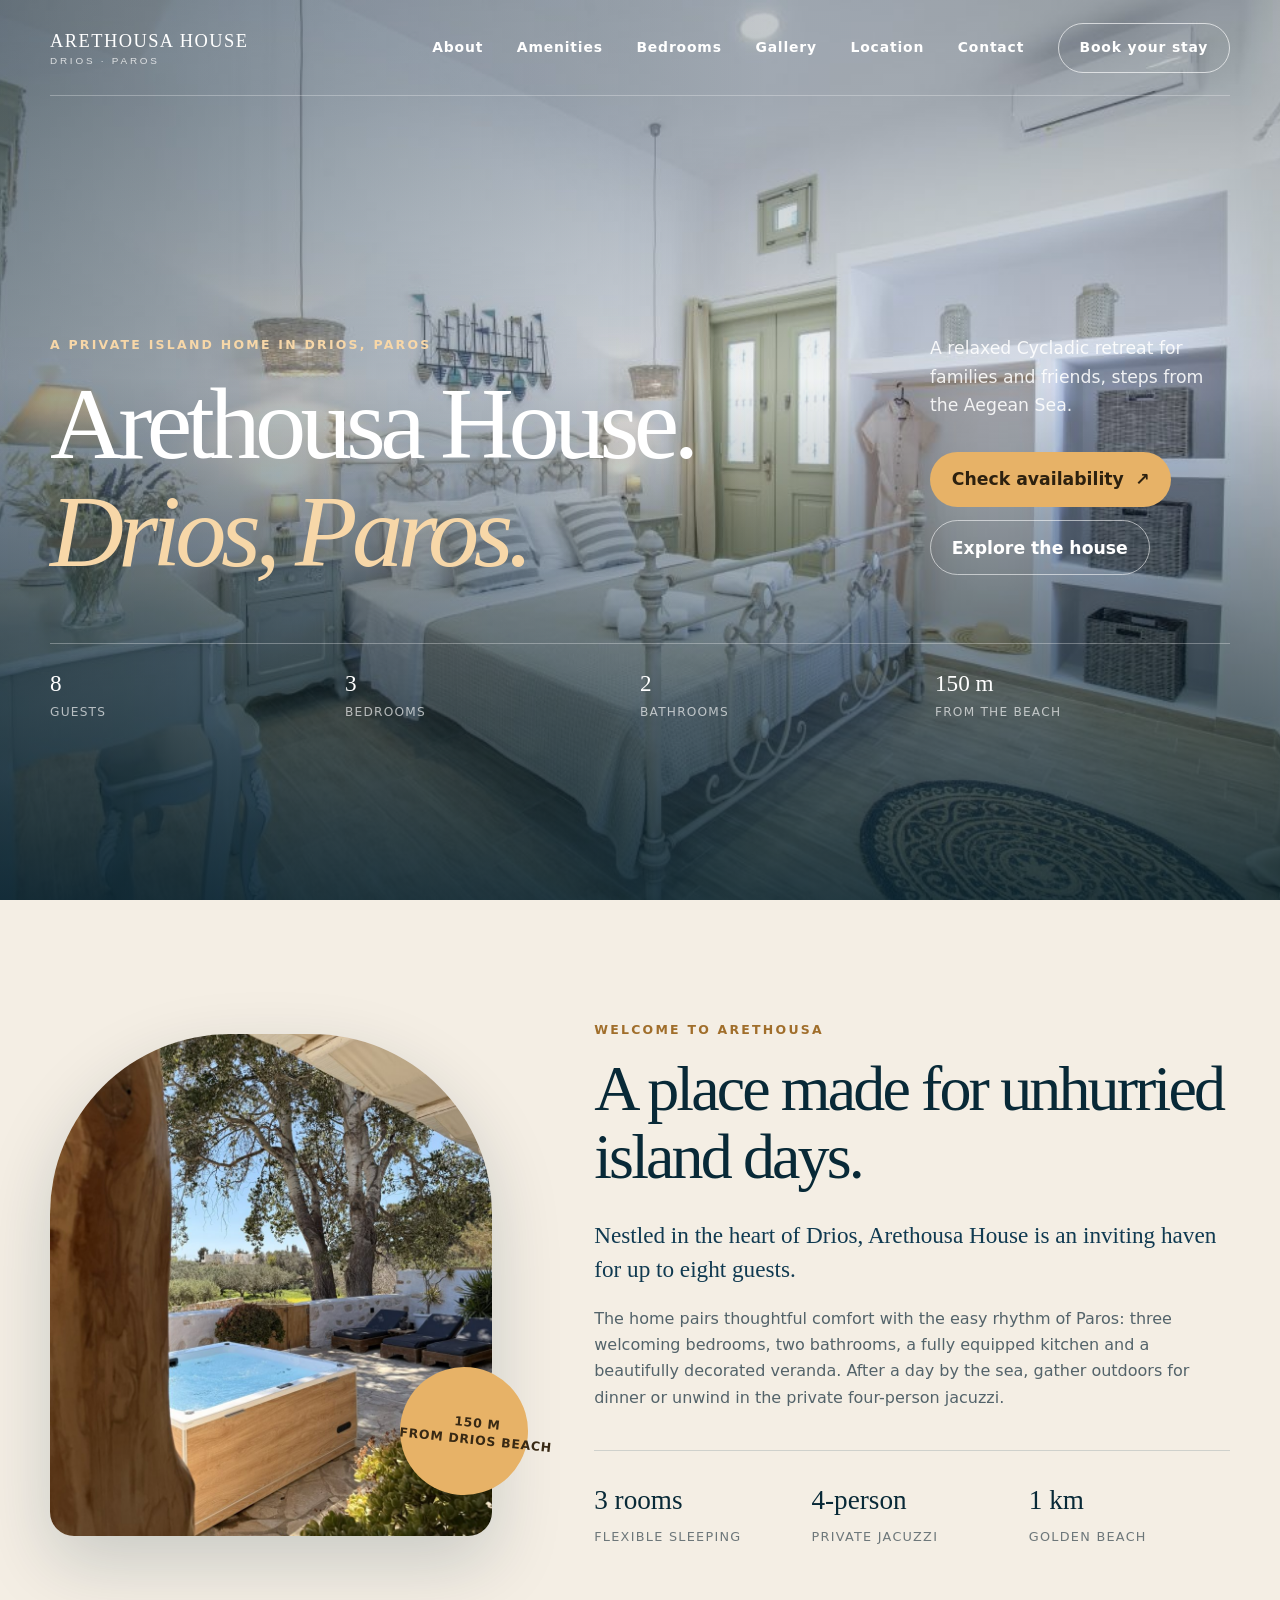
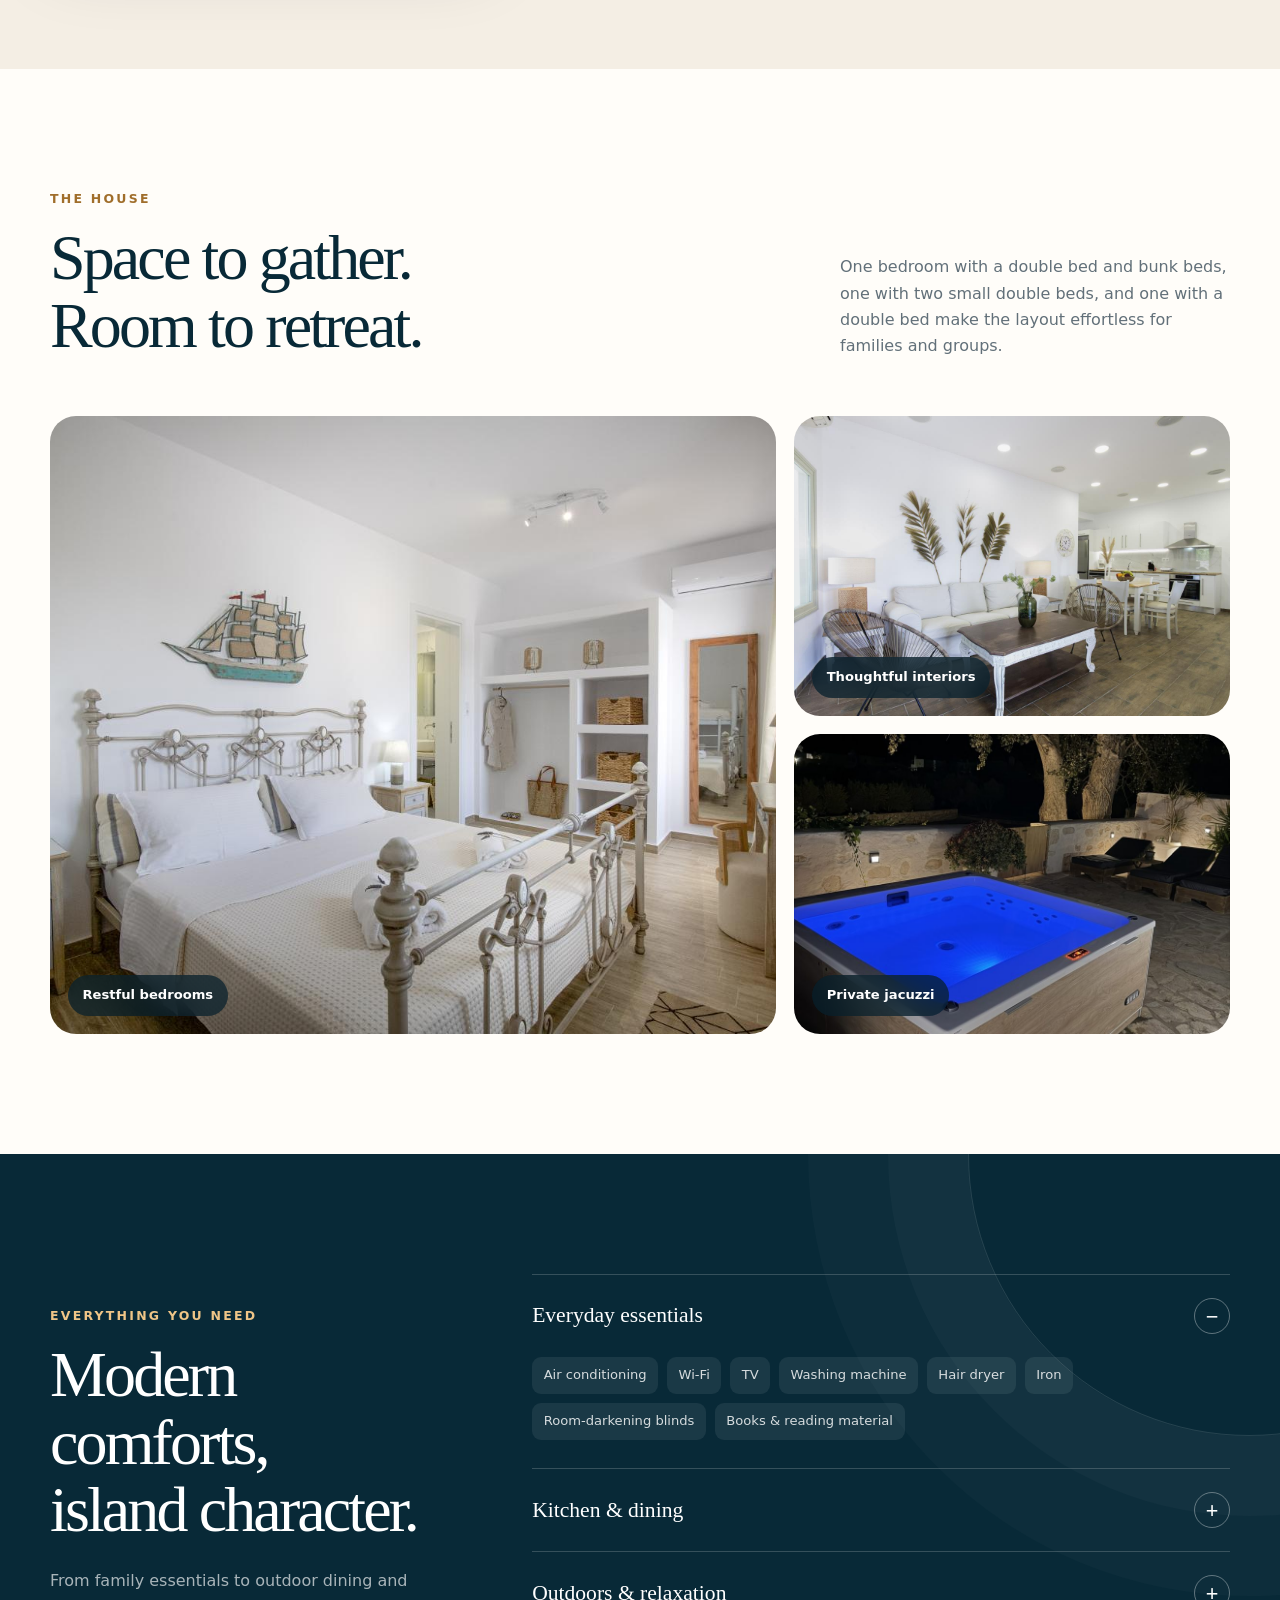
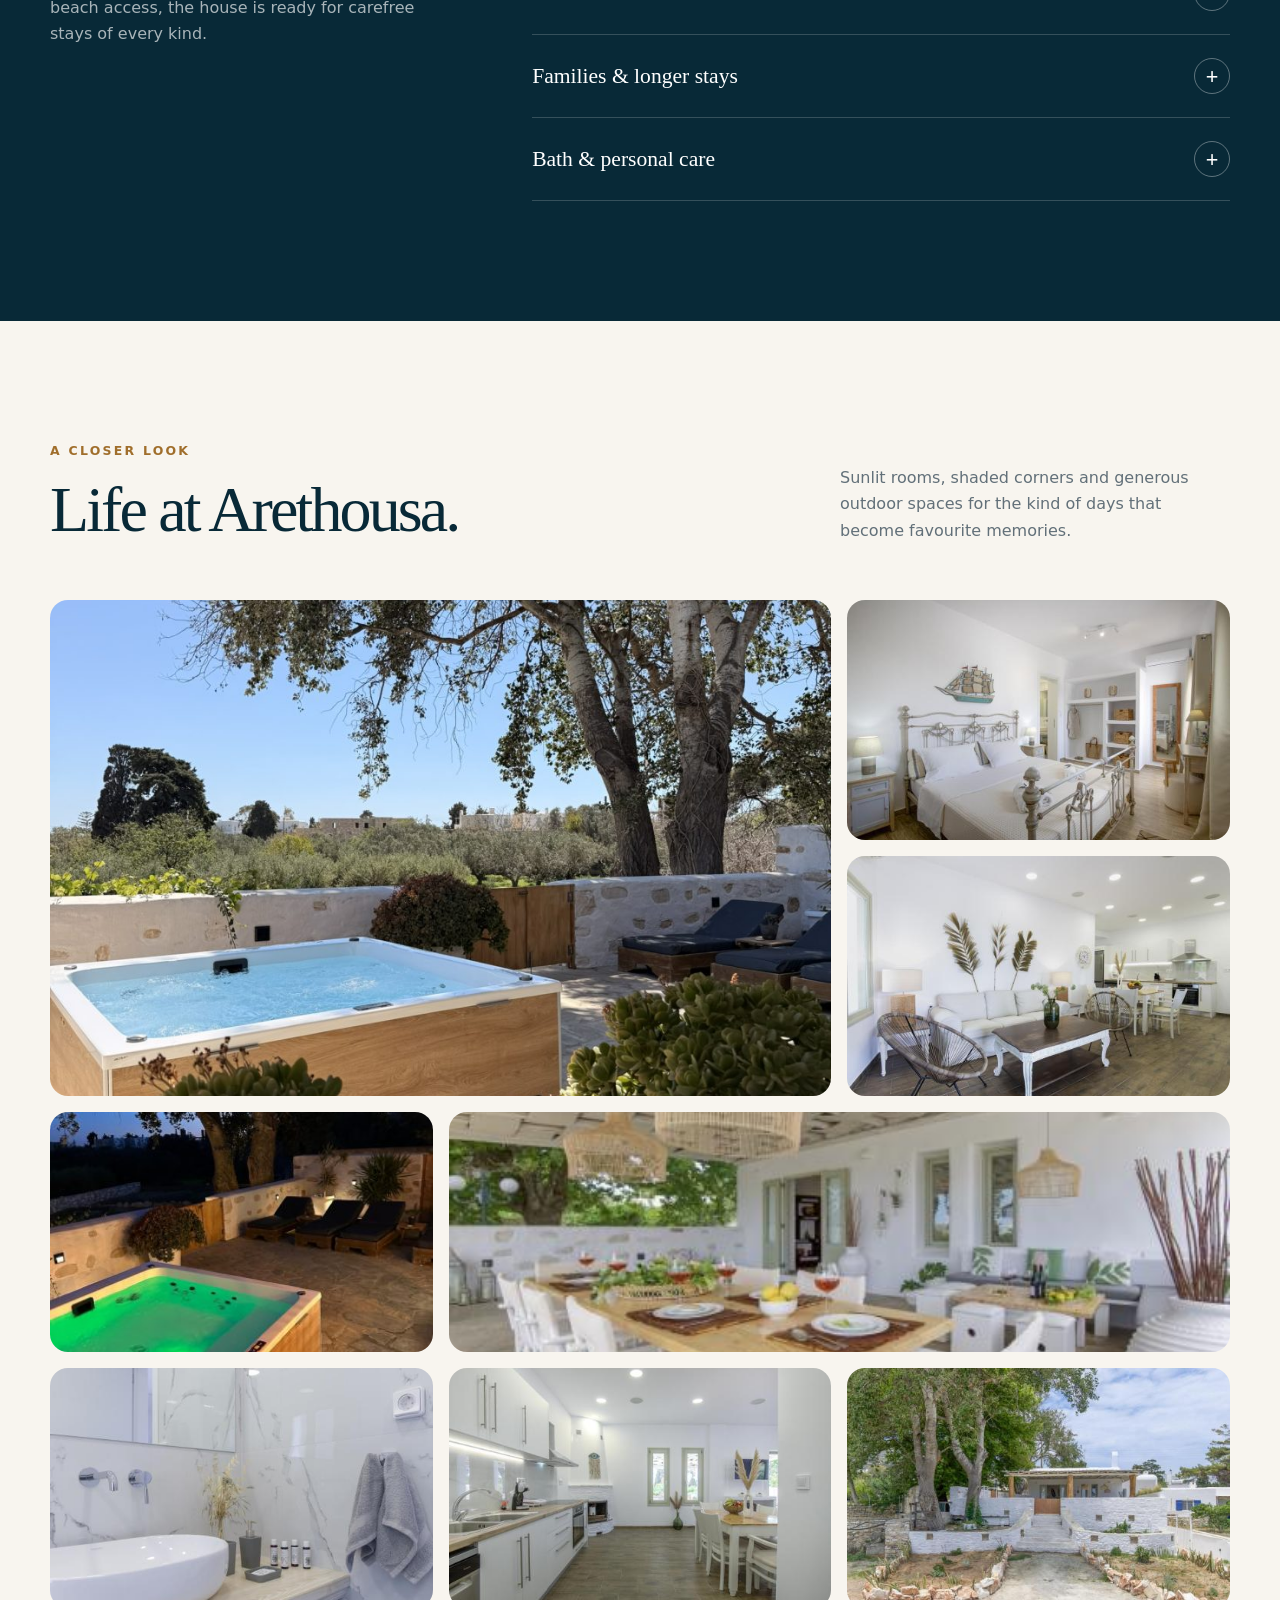
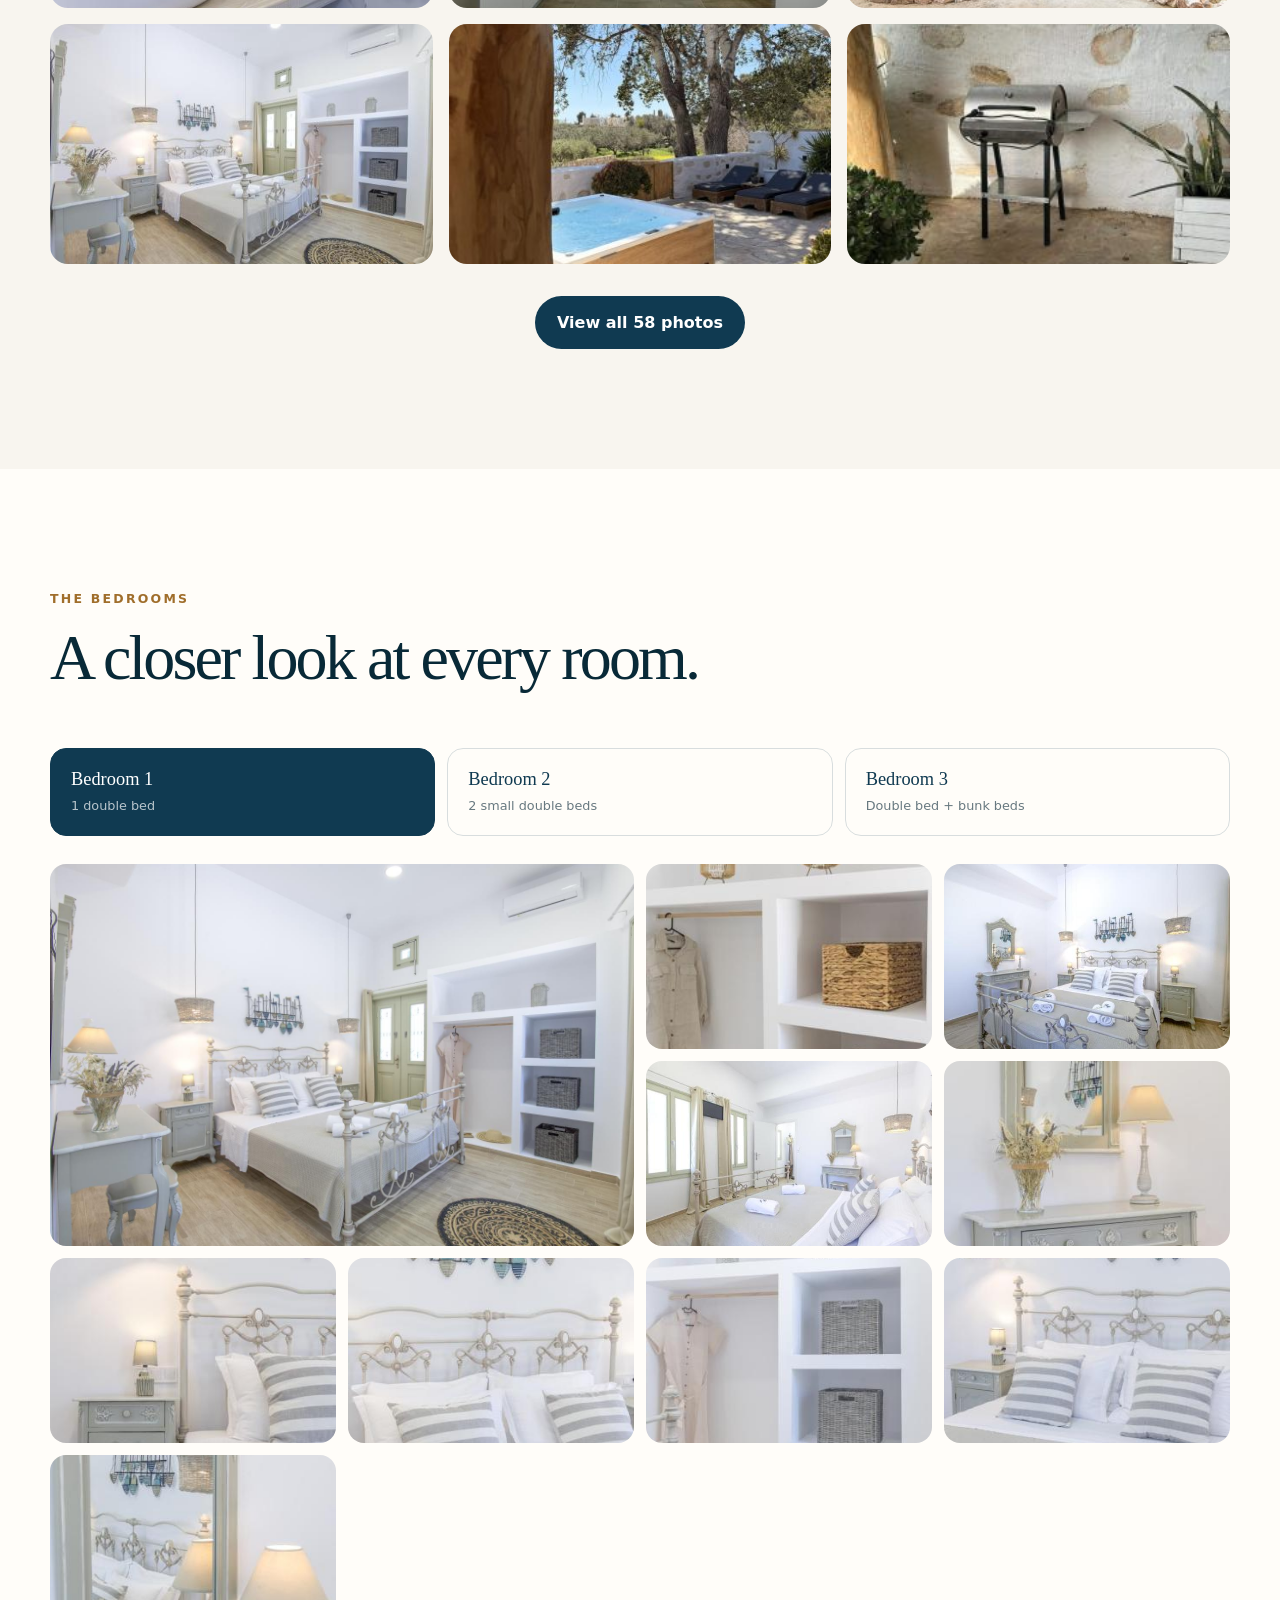
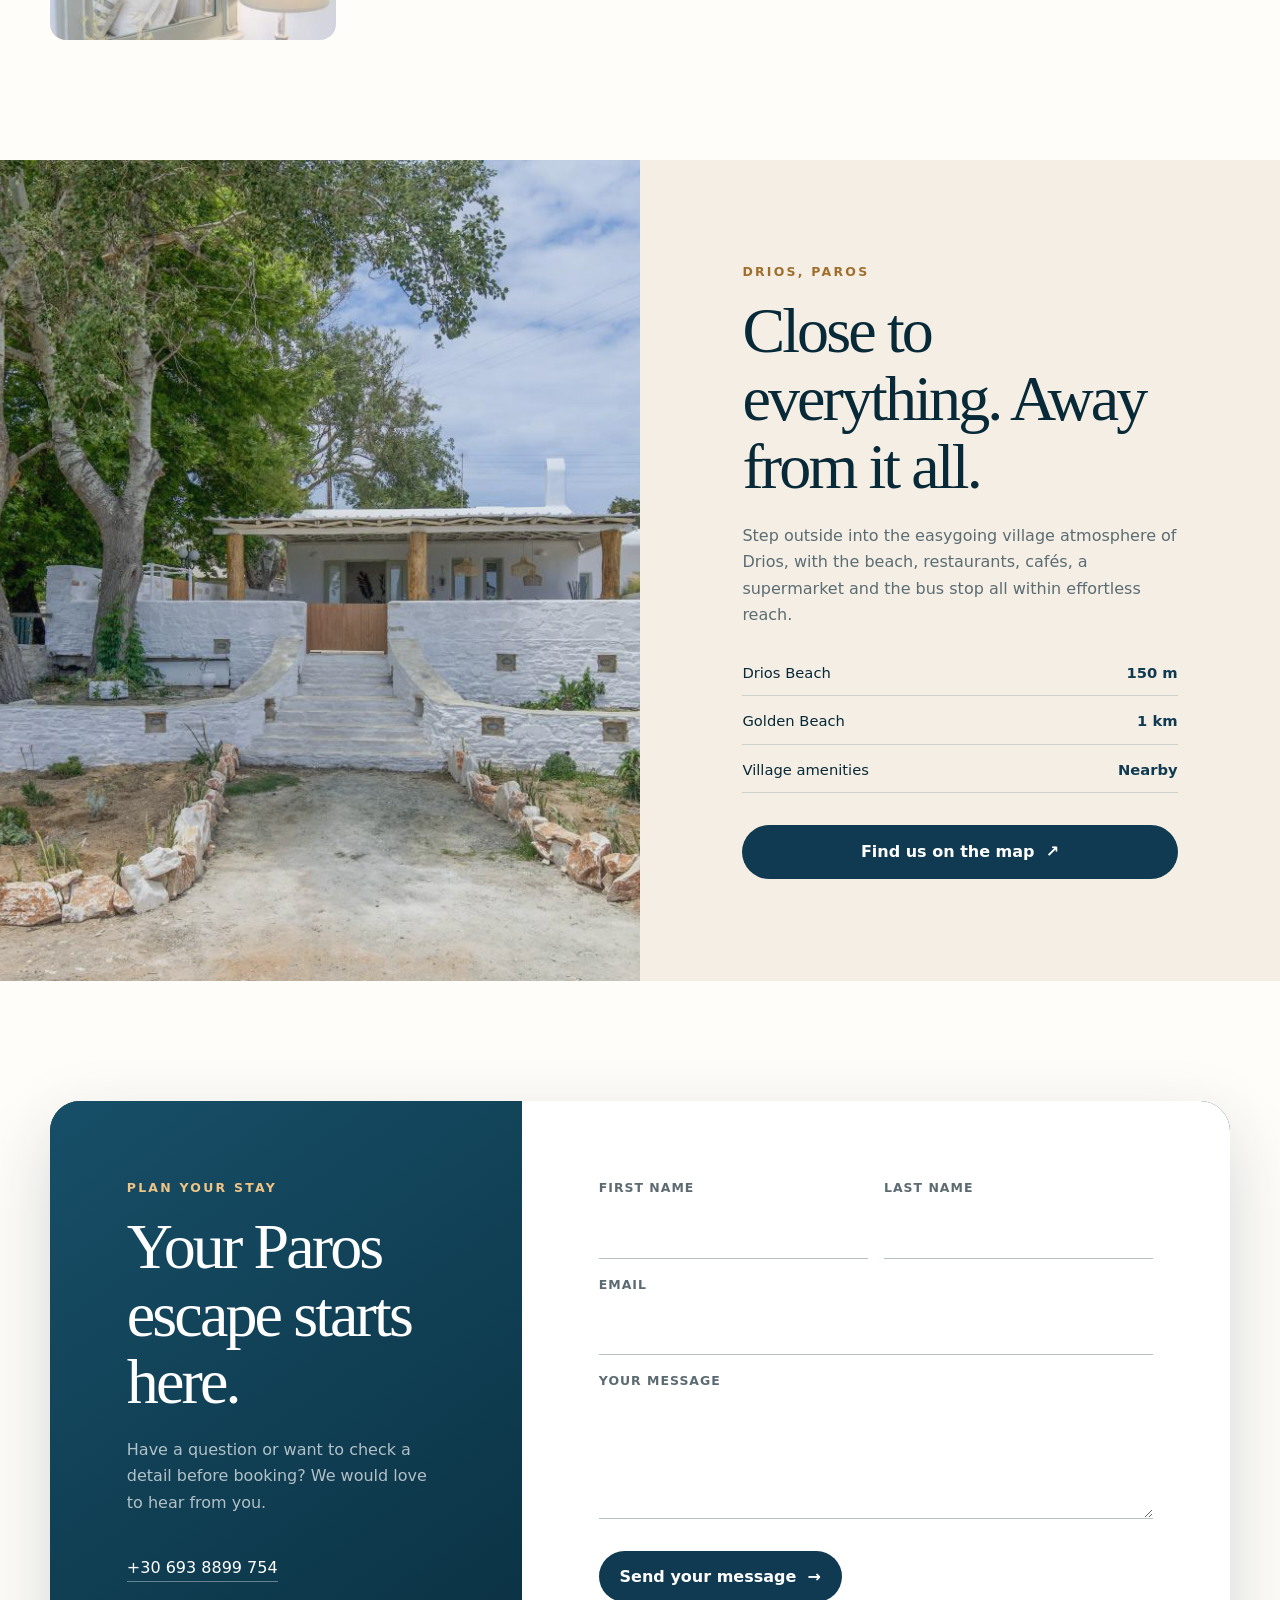
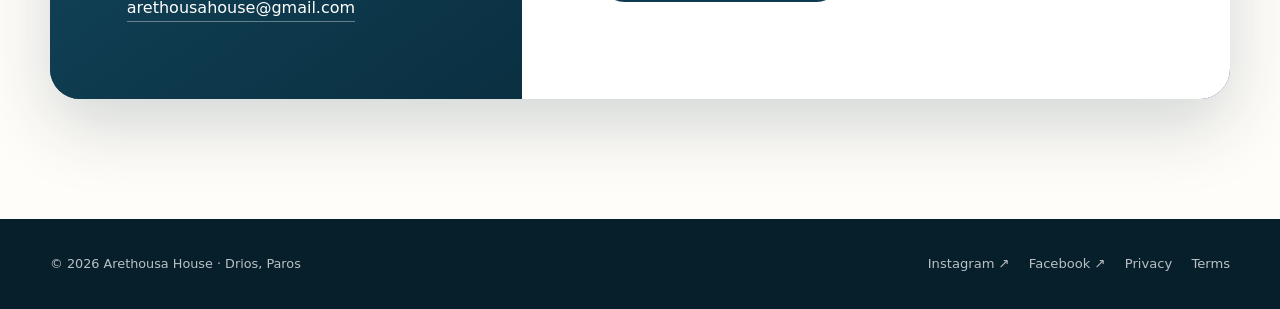
<file: index.html>
<!doctype html>
<html lang="en">
<head>
  <meta charset="utf-8">
  <meta name="viewport" content="width=device-width, initial-scale=1">
  <meta name="description" content="Arethousa House in Drios, Paros: a three-bedroom holiday home for up to 8 guests, 150 metres from Drios Beach and 1 km from Golden Beach.">
  <meta name="keywords" content="Arethousa House, Drios Paros, Drios Beach, Golden Beach, holiday home Paros, family accommodation Paros">
  <meta name="robots" content="index, follow, max-image-preview:large">
  <link rel="canonical" href="https://arethousahouse.gr/">
  <link rel="preload" as="image" href="wp-content/uploads/2024/04/arethousa-house-paros-dryos-villa-12-1024x683.jpg">
  <meta name="theme-color" content="#103a51">
  <title>Arethousa House | Drios, Paros</title>
  <link rel="icon" type="image/svg+xml" href="data:image/svg+xml,%3Csvg xmlns='http://www.w3.org/2000/svg' viewBox='0 0 64 64'%3E%3Crect width='64' height='64' rx='14' fill='%23103a51'/%3E%3Cpath d='M16 41c8-3 11-14 16-24 5 10 8 21 16 24-6 7-26 7-32 0Z' fill='%23f4eee4'/%3E%3Cpath d='M18 45c8-4 20-4 28 0' fill='none' stroke='%23e7b267' stroke-width='3' stroke-linecap='round'/%3E%3C/svg%3E">
  <style>
    :root {
      --ink: #103a51;
      --ink-deep: #082937;
      --sand: #f4eee4;
      --sun: #e7b267;
      --white: #fffdf9;
      --line: rgba(16, 58, 81, .16);
      --shadow: 0 26px 70px rgba(7, 39, 54, .18);
      --radius: 26px;
    }

    * { box-sizing: border-box; }
    html { scroll-behavior: smooth; }
    body {
      margin: 0;
      color: var(--ink-deep);
      background: var(--white);
      font-family: Inter, ui-sans-serif, system-ui, -apple-system, BlinkMacSystemFont, "Segoe UI", sans-serif;
      font-size: 1rem;
      line-height: 1.65;
      overflow-x: hidden;
    }
    body.menu-open { overflow: hidden; }
    img { display: block; width: 100%; }
    a { color: inherit; }
    button, input, textarea { font: inherit; }
    :focus-visible { outline: 3px solid var(--sun); outline-offset: 4px; }
    .skip-link { position: fixed; left: 1rem; top: -5rem; z-index: 100; background: white; padding: .7rem 1rem; border-radius: 10px; }
    .skip-link:focus { top: 1rem; }
    .wrap { width: min(1180px, calc(100% - 40px)); margin-inline: auto; }
    .eyebrow { margin: 0 0 .9rem; text-transform: uppercase; letter-spacing: .18em; font-size: .78rem; font-weight: 750; color: #a06e2b; }
    h1, h2, h3 { margin: 0; font-family: Georgia, "Times New Roman", serif; font-weight: 400; line-height: 1.06; }
    h1 { font-size: clamp(3.5rem, 8vw, 7.6rem); letter-spacing: -.055em; }
    h2 { font-size: clamp(2.4rem, 5vw, 4.7rem); letter-spacing: -.045em; }
    h3 { font-size: clamp(1.5rem, 2.3vw, 2rem); }
    p { margin: 0; }

    .topbar { position: absolute; z-index: 20; inset: 0 0 auto; color: white; }
    .nav { height: 96px; display: flex; align-items: center; justify-content: space-between; border-bottom: 1px solid rgba(255,255,255,.28); }
    .brand { text-decoration: none; font-family: Georgia, serif; font-size: 1.15rem; letter-spacing: .08em; text-transform: uppercase; }
    .brand span { display: block; margin-top: -.2rem; font-family: Inter, sans-serif; font-size: .62rem; letter-spacing: .28em; opacity: .75; }
    .links { display: flex; align-items: center; gap: 2.1rem; }
    .links a { text-decoration: none; font-size: .87rem; font-weight: 650; letter-spacing: .06em; }
    .links a:not(.nav-cta) { position: relative; }
    .links a:not(.nav-cta)::after { content: ""; position: absolute; left: 0; right: 100%; bottom: -.45rem; height: 1px; background: currentColor; transition: right .25s ease; }
    .links a:hover::after { right: 0; }
    .nav-cta, .button { display: inline-flex; min-height: 50px; align-items: center; justify-content: center; gap: .7rem; padding: .78rem 1.3rem; border-radius: 100px; text-decoration: none; font-weight: 750; border: 1px solid transparent; transition: transform .22s ease, background .22s ease, color .22s ease; }
    .nav-cta { border-color: rgba(255,255,255,.65); }
    .nav-cta:hover { color: var(--ink); background: white; }
    .button:hover { transform: translateY(-2px); }
    .button.primary { background: var(--sun); color: #2d210f; }
    .button.ghost { color: white; border-color: rgba(255,255,255,.56); }
    .button.dark { color: white; background: var(--ink); }
    .menu { display: none; width: 46px; height: 46px; border: 1px solid rgba(255,255,255,.55); color: white; background: transparent; border-radius: 50%; }

    .hero { min-height: 100svh; position: relative; display: grid; align-items: end; color: white; background: #123b50; isolation: isolate; }
    .hero::before { content: ""; position: absolute; inset: 0; z-index: -2; background: url('wp-content/uploads/2024/04/arethousa-house-paros-dryos-villa-12-1024x683.jpg') center 54% / cover no-repeat; }
    .hero::after { content: ""; position: absolute; inset: 0; z-index: -1; background: linear-gradient(180deg, rgba(3,24,35,.24) 10%, rgba(5,34,48,.06) 42%, rgba(5,32,45,.82) 100%), linear-gradient(90deg, rgba(6,35,49,.35), transparent 60%); }
    .hero-content { padding: 168px 0 58px; }
    .hero-copy { display: grid; grid-template-columns: 1fr 300px; gap: 4rem; align-items: end; }
    .hero h1 span { display: block; font-style: italic; color: #f7d7a8; }
    .hero-lead { padding-bottom: .7rem; font-size: 1.08rem; color: rgba(255,255,255,.88); }
    .hero-actions { margin-top: 2rem; display: flex; flex-wrap: wrap; gap: .8rem; }
    .hero-meta { margin-top: 3.5rem; padding-top: 1.25rem; display: grid; grid-template-columns: repeat(4, 1fr); border-top: 1px solid rgba(255,255,255,.3); }
    .meta-item { padding-right: 1.2rem; }
    .meta-item strong { display: block; font-size: 1.45rem; font-family: Georgia, serif; font-weight: 400; }
    .meta-item span { display: block; font-size: .76rem; letter-spacing: .1em; text-transform: uppercase; color: rgba(255,255,255,.65); }

    section { padding: 120px 0; }
    .intro { background: var(--sand); position: relative; }
    .intro-grid { display: grid; grid-template-columns: .82fr 1.18fr; gap: clamp(3rem, 8vw, 8rem); align-items: center; }
    .intro-photo { position: relative; }
    .intro-photo img { aspect-ratio: .88; object-fit: cover; border-radius: 180px 180px 24px 24px; box-shadow: var(--shadow); }
    .intro-photo::after { content: "150 m\A from Drios beach"; white-space: pre; position: absolute; right: -36px; bottom: 8%; width: 128px; height: 128px; display: grid; place-items: center; text-align: center; border-radius: 50%; background: var(--sun); color: #382914; font-weight: 800; font-size: .78rem; line-height: 1.35; letter-spacing: .06em; text-transform: uppercase; transform: rotate(6deg); }
    .intro-copy h2 { max-width: 650px; }
    .intro-copy .lead { margin-top: 1.7rem; font-family: Georgia, serif; font-size: 1.45rem; line-height: 1.48; color: var(--ink); }
    .intro-copy .body { margin-top: 1.2rem; max-width: 650px; color: #53636a; }
    .quick-facts { margin-top: 2.4rem; padding-top: 1.7rem; display: grid; grid-template-columns: repeat(3, 1fr); gap: 1rem; border-top: 1px solid var(--line); }
    .fact strong { display: block; font-family: Georgia, serif; font-size: 1.7rem; font-weight: 400; }
    .fact span { font-size: .8rem; text-transform: uppercase; letter-spacing: .1em; color: #6d777a; }

    .stay { background: var(--white); }
    .section-head { display: flex; justify-content: space-between; align-items: end; gap: 2rem; margin-bottom: 3.5rem; }
    .section-head h2 { max-width: 700px; }
    .section-head p:last-child { max-width: 390px; color: #627079; }
    .feature-grid { display: grid; grid-template-columns: 1.25fr .75fr; grid-template-rows: 300px 300px; gap: 18px; }
    .feature { position: relative; overflow: hidden; border-radius: var(--radius); min-height: 260px; background: #d9d4cc; }
    .feature:first-child { grid-row: 1 / 3; }
    .feature img { height: 100%; object-fit: cover; transition: transform .7s cubic-bezier(.2,.65,.2,1); }
    .feature:hover img { transform: scale(1.035); }
    .feature-label { position: absolute; left: 18px; bottom: 18px; padding: .6rem .9rem; border-radius: 100px; color: white; background: rgba(6,31,43,.72); backdrop-filter: blur(12px); font-size: .82rem; font-weight: 700; }

    .amenities { background: var(--ink-deep); color: white; overflow: hidden; position: relative; }
    .amenities::before { content: ""; position: absolute; width: 560px; aspect-ratio: 1; right: -250px; top: -280px; border: 1px solid rgba(255,255,255,.12); border-radius: 50%; box-shadow: 0 0 0 80px rgba(255,255,255,.025), 0 0 0 160px rgba(255,255,255,.02); }
    .amenities .eyebrow { color: #efc587; }
    .amenity-layout { display: grid; grid-template-columns: .72fr 1.28fr; gap: clamp(3rem, 7vw, 7rem); align-items: start; }
    .amenity-intro { position: sticky; top: 2rem; }
    .amenity-intro p:not(.eyebrow) { max-width: 420px; margin-top: 1.5rem; color: rgba(255,255,255,.65); }
    .amenity-groups { border-top: 1px solid rgba(255,255,255,.18); }
    details { border-bottom: 1px solid rgba(255,255,255,.18); }
    summary { min-height: 82px; display: flex; align-items: center; justify-content: space-between; gap: 1rem; cursor: pointer; list-style: none; font-family: Georgia, serif; font-size: 1.35rem; }
    summary::-webkit-details-marker { display: none; }
    summary::after { content: "+"; width: 34px; height: 34px; display: grid; place-items: center; border: 1px solid rgba(255,255,255,.35); border-radius: 50%; font-family: Inter, sans-serif; font-weight: 300; }
    details[open] summary::after { content: "−"; }
    .chips { display: flex; flex-wrap: wrap; gap: .55rem; padding: 0 0 1.8rem; }
    .chip { padding: .48rem .72rem; border-radius: 9px; background: rgba(255,255,255,.075); color: rgba(255,255,255,.82); font-size: .82rem; }

    .gallery { background: #f8f5ef; }
    .gallery-grid { display: grid; grid-template-columns: 1fr 1fr 1fr; grid-auto-rows: 240px; gap: 16px; }
    .gallery-item { display: block; margin: 0; position: relative; overflow: hidden; border-radius: 18px; background: #d9d4cc; }
    .gallery-item:nth-child(1) { grid-column: span 2; grid-row: span 2; }
    .gallery-item:nth-child(5) { grid-column: span 2; }
    .gallery-item:nth-child(n+12) { display: none; }
    .gallery-grid.expanded .gallery-item { display: block; }
    .gallery img { height: 100%; object-fit: cover; transition: filter .35s ease, transform .6s ease; }
    .gallery-item:hover img { filter: saturate(1.08); transform: scale(1.035); }
    .gallery-more { margin-top: 2rem; text-align: center; }

    .rooms { background: var(--white); }
    .room-tabs { display: grid; grid-template-columns: repeat(3, 1fr); gap: 12px; margin-bottom: 28px; }
    .room-tab { padding: 1.15rem 1.25rem; border: 1px solid var(--line); border-radius: 16px; background: transparent; color: var(--ink); text-align: left; cursor: pointer; transition: background .25s ease, border-color .25s ease, color .25s ease; }
    .room-tab strong, .room-tab span { display: block; }
    .room-tab strong { font: 1.15rem/1.2 Georgia, serif; }
    .room-tab span { margin-top: .35rem; color: #687980; font-size: .8rem; }
    .room-tab[aria-selected="true"] { background: var(--ink); border-color: var(--ink); color: white; }
    .room-tab[aria-selected="true"] span { color: rgba(255,255,255,.7); }
    .room-panel[hidden] { display: none; }
    .room-gallery { display: grid; grid-template-columns: repeat(4, 1fr); grid-auto-rows: 185px; gap: 12px; }
    .room-photo { display: block; overflow: hidden; border-radius: 16px; background: #d9d4cc; }
    .room-photo:first-child { grid-column: span 2; grid-row: span 2; }
    .room-gallery.compact .room-photo:not(:first-child) { grid-row: span 2; }
    .room-photo img { width: 100%; height: 100%; object-fit: cover; transition: transform .55s ease, filter .3s ease; }
    .room-photo:hover img { transform: scale(1.035); filter: saturate(1.05); }

    .location { padding-block: 0; background: var(--sand); }
    .location-card { min-height: 550px; display: grid; grid-template-columns: 1fr 1fr; }
    .location-image { min-height: 480px; background: linear-gradient(rgba(10,45,60,.1), rgba(10,45,60,.1)), url('wp-content/uploads/photo-gallery/arethousa-house-paros-dryos-villa-1.jpg') center / cover; }
    .location-copy { display: grid; align-content: center; padding: clamp(3rem, 8vw, 8rem); }
    .location-copy h2 { max-width: 470px; }
    .location-copy > p:not(.eyebrow) { margin-top: 1.4rem; color: #5b6c73; max-width: 500px; }
    .distance-list { margin: 2rem 0; display: grid; gap: .8rem; }
    .distance { display: flex; justify-content: space-between; padding-bottom: .65rem; border-bottom: 1px solid var(--line); font-size: .92rem; }
    .distance strong { color: var(--ink); }

    .contact { background: var(--white); }
    .contact-panel { display: grid; grid-template-columns: .8fr 1.2fr; border-radius: 30px; overflow: hidden; background: var(--ink); color: white; box-shadow: var(--shadow); }
    .contact-copy { padding: clamp(2.4rem, 6vw, 5rem); background: linear-gradient(145deg, #174f68, #0a3041); }
    .contact-copy .eyebrow { color: #f0c487; }
    .contact-copy p:not(.eyebrow) { margin-top: 1.3rem; color: rgba(255,255,255,.68); }
    .contact-links { margin-top: 2.4rem; display: grid; gap: .8rem; }
    .contact-links a { width: fit-content; text-decoration: none; border-bottom: 1px solid rgba(255,255,255,.36); }
    .form { padding: clamp(2.4rem, 6vw, 5rem); background: white; color: var(--ink-deep); }
    .form-row { display: grid; grid-template-columns: 1fr 1fr; gap: 1rem; }
    label { display: grid; gap: .45rem; margin-bottom: 1rem; font-size: .78rem; font-weight: 750; letter-spacing: .08em; text-transform: uppercase; color: #5c6b72; }
    input, textarea { width: 100%; border: 0; border-bottom: 1px solid #b7c0c3; border-radius: 0; padding: .8rem 0; color: var(--ink-deep); background: transparent; font-size: 1rem; outline: 0; }
    input:focus, textarea:focus { border-color: var(--ink); box-shadow: 0 2px 0 var(--ink); }
    textarea { min-height: 120px; resize: vertical; }
    .form .button { margin-top: 1rem; border: 0; cursor: pointer; }
    .contact-form-status { margin-top: 1rem; padding: .85rem 1rem; border-radius: 10px; font-size: .9rem; line-height: 1.5; }
    .contact-form-status.is-success { color: #1e5b2f; background: #e6f4ea; border: 1px solid #9bd0a8; }
    .contact-form-status.is-error { color: #8a1f16; background: #fdecea; border: 1px solid #f0a8a2; }
    .contact-form-status a { color: inherit; font-weight: 750; }
    .contact-form-honey { position: absolute; left: -9999px; width: 1px; height: 1px; opacity: 0; }

    footer { padding: 34px 0; background: #061f2b; color: rgba(255,255,255,.72); }
    .footer-row { display: flex; align-items: center; justify-content: space-between; gap: 2rem; }
    .footer-row p { font-size: .8rem; }
    .social { display: flex; gap: 1.2rem; }
    .social a { text-decoration: none; font-size: .82rem; }

    .reveal { opacity: 0; transform: translateY(24px); transition: opacity .75s ease, transform .75s ease; }
    .reveal.visible { opacity: 1; transform: none; }

    @media (max-width: 900px) {
      .menu { display: grid; place-items: center; }
      .links { position: fixed; inset: 0; background: var(--ink-deep); padding: 120px 28px 40px; flex-direction: column; justify-content: center; opacity: 0; visibility: hidden; transform: translateY(-16px); transition: .25s ease; }
      .links.open { opacity: 1; visibility: visible; transform: none; }
      .links a { font-family: Georgia, serif; font-size: 1.8rem; font-weight: 400; }
      .links .nav-cta { font-family: Inter, sans-serif; font-size: .9rem; margin-top: 1rem; }
      .hero-copy, .intro-grid, .amenity-layout, .contact-panel { grid-template-columns: 1fr; }
      .hero-copy { gap: 2rem; }
      .hero-lead { max-width: 520px; }
      .hero-meta { grid-template-columns: repeat(2, 1fr); gap: 1.2rem; }
      .intro-photo { width: min(82%, 520px); margin-inline: auto; }
      .intro-photo::after { right: -26px; }
      .feature-grid { grid-template-columns: 1fr 1fr; grid-template-rows: 420px 260px; }
      .feature:first-child { grid-column: 1 / 3; grid-row: auto; }
      .amenity-intro { position: static; }
      .location-card { grid-template-columns: 1fr; }
      .location-image { min-height: 430px; }
    }

    @media (max-width: 620px) {
      .wrap { width: min(100% - 26px, 1180px); }
      section { padding: 82px 0; }
      .nav { height: 78px; }
      .hero-content { padding: 145px 0 34px; }
      .hero-meta { margin-top: 2.3rem; }
      .meta-item strong { font-size: 1.22rem; }
      .intro-photo { width: 90%; }
      .intro-photo::after { width: 104px; height: 104px; right: -8px; font-size: .67rem; }
      .quick-facts { gap: .5rem; }
      .fact strong { font-size: 1.35rem; }
      .fact span { font-size: .66rem; }
      .section-head { display: grid; margin-bottom: 2rem; }
      .feature-grid { display: grid; grid-template-columns: 1fr; grid-template-rows: 350px 240px 240px; }
      .feature:first-child { grid-column: auto; }
      .gallery-grid { grid-template-columns: 1fr 1fr; grid-auto-rows: 180px; gap: 9px; }
      .gallery-item:nth-child(1) { grid-column: span 2; grid-row: span 2; }
      .gallery-item:nth-child(5) { grid-column: span 2; }
      .room-tabs { grid-template-columns: 1fr; }
      .room-gallery { grid-template-columns: 1fr 1fr; grid-auto-rows: 150px; gap: 9px; }
      .room-photo:first-child { grid-column: span 2; grid-row: span 2; }
      .room-gallery.compact .room-photo:not(:first-child) { grid-row: auto; }
      .location-copy { padding: 60px 24px; }
      .form-row { grid-template-columns: 1fr; gap: 0; }
      .footer-row { align-items: flex-start; flex-direction: column; gap: .8rem; }
    }

    @media (prefers-reduced-motion: reduce) {
      html { scroll-behavior: auto; }
      *, *::before, *::after { transition-duration: .01ms !important; animation-duration: .01ms !important; }
      .reveal { opacity: 1; transform: none; }
    }
  </style>
</head>
<body>
  <a class="skip-link" href="#main">Skip to content</a>
  <header class="topbar">
    <nav class="nav wrap" aria-label="Main navigation">
      <a class="brand" href="#home" aria-label="Arethousa House home">Arethousa House<span>Drios · Paros</span></a>
      <button class="menu" type="button" aria-expanded="false" aria-controls="nav-links" aria-label="Open menu">☰</button>
      <div class="links" id="nav-links">
        <a href="#about">About</a>
        <a href="#amenities">Amenities</a>
        <a href="#rooms">Bedrooms</a>
        <a href="#gallery">Gallery</a>
        <a href="#location">Location</a>
        <a href="#contact">Contact</a>
        <a class="nav-cta" href="https://arethousahouse.reserve-online.net/" target="_blank" rel="noopener">Book your stay</a>
      </div>
    </nav>
  </header>

  <main id="main">
    <section class="hero" id="home" aria-labelledby="hero-title">
      <div class="hero-content wrap">
        <div class="hero-copy">
          <div>
            <p class="eyebrow" style="color:#f7d7a8">A private island home in Drios, Paros</p>
            <h1 id="hero-title">Arethousa House.<span>Drios, Paros.</span></h1>
          </div>
          <div class="hero-lead">
            A relaxed Cycladic retreat for families and friends, steps from the Aegean Sea.
            <div class="hero-actions">
              <a class="button primary" href="https://arethousahouse.reserve-online.net/" target="_blank" rel="noopener">Check availability <span aria-hidden="true">↗</span></a>
              <a class="button ghost" href="#gallery">Explore the house</a>
            </div>
          </div>
        </div>
        <div class="hero-meta" aria-label="Property highlights">
          <div class="meta-item"><strong>8</strong><span>Guests</span></div>
          <div class="meta-item"><strong>3</strong><span>Bedrooms</span></div>
          <div class="meta-item"><strong>2</strong><span>Bathrooms</span></div>
          <div class="meta-item"><strong>150 m</strong><span>From the beach</span></div>
        </div>
      </div>
    </section>

    <section class="intro" id="about">
      <div class="intro-grid wrap">
        <div class="intro-photo reveal">
          <img src="wp-content/uploads/photo-gallery/IMG_1967.jpeg" alt="Arethousa House in Drios, Paros" loading="lazy">
        </div>
        <div class="intro-copy reveal">
          <p class="eyebrow">Welcome to Arethousa</p>
          <h2>A place made for unhurried island days.</h2>
          <p class="lead">Nestled in the heart of Drios, Arethousa House is an inviting haven for up to eight guests.</p>
          <p class="body">The home pairs thoughtful comfort with the easy rhythm of Paros: three welcoming bedrooms, two bathrooms, a fully equipped kitchen and a beautifully decorated veranda. After a day by the sea, gather outdoors for dinner or unwind in the private four-person jacuzzi.</p>
          <div class="quick-facts">
            <div class="fact"><strong>3 rooms</strong><span>Flexible sleeping</span></div>
            <div class="fact"><strong>4-person</strong><span>Private jacuzzi</span></div>
            <div class="fact"><strong>1 km</strong><span>Golden Beach</span></div>
          </div>
        </div>
      </div>
    </section>

    <section class="stay">
      <div class="wrap">
        <div class="section-head reveal">
          <div><p class="eyebrow">The house</p><h2>Space to gather.<br>Room to retreat.</h2></div>
          <p>One bedroom with a double bed and bunk beds, one with two small double beds, and one with a double bed make the layout effortless for families and groups.</p>
        </div>
        <div class="feature-grid">
          <div class="feature reveal"><img src="wp-content/uploads/photo-gallery/arethousa-house-paros-dryos-villa-7.jpg" alt="Comfortable bedroom at Arethousa House" loading="lazy"><span class="feature-label">Restful bedrooms</span></div>
          <div class="feature reveal"><img src="wp-content/uploads/photo-gallery/arethousa-house-paros-dryos-villa-3.jpg" alt="Cycladic interiors at Arethousa House" loading="lazy"><span class="feature-label">Thoughtful interiors</span></div>
          <div class="feature reveal"><img src="wp-content/uploads/photo-gallery/IMG_3642.jpeg" alt="Outdoor jacuzzi at Arethousa House" loading="lazy"><span class="feature-label">Private jacuzzi</span></div>
        </div>
      </div>
    </section>

    <section class="amenities" id="amenities">
      <div class="amenity-layout wrap">
        <div class="amenity-intro reveal">
          <p class="eyebrow">Everything you need</p>
          <h2>Modern comforts,<br>island character.</h2>
          <p>From family essentials to outdoor dining and beach access, the house is ready for carefree stays of every kind.</p>
        </div>
        <div class="amenity-groups reveal">
          <details open>
            <summary>Everyday essentials</summary>
            <div class="chips"><span class="chip">Air conditioning</span><span class="chip">Wi-Fi</span><span class="chip">TV</span><span class="chip">Washing machine</span><span class="chip">Hair dryer</span><span class="chip">Iron</span><span class="chip">Room-darkening blinds</span><span class="chip">Books & reading material</span></div>
          </details>
          <details>
            <summary>Kitchen & dining</summary>
            <div class="chips"><span class="chip">Fully equipped kitchen</span><span class="chip">Dishwasher</span><span class="chip">Oven & cooker</span><span class="chip">Fridge</span><span class="chip">Coffee maker</span><span class="chip">Kettle</span><span class="chip">Dining table</span><span class="chip">Dishes & cutlery</span><span class="chip">Wine glasses</span><span class="chip">Cooking basics</span><span class="chip">BBQ</span></div>
          </details>
          <details>
            <summary>Outdoors & relaxation</summary>
            <div class="chips"><span class="chip">Outdoor jacuzzi</span><span class="chip">Garden</span><span class="chip">Veranda</span><span class="chip">Outdoor dining</span><span class="chip">Sun loungers</span><span class="chip">Private entrance</span><span class="chip">Beach access</span><span class="chip">Free parking</span><span class="chip">EV charger</span></div>
          </details>
          <details>
            <summary>Families & longer stays</summary>
            <div class="chips"><span class="chip">Cot & travel cot</span><span class="chip">High chair</span><span class="chip">Baby bath</span><span class="chip">Children’s books & toys</span><span class="chip">Babysitter recommendations</span><span class="chip">Long-term stays</span><span class="chip">Cleaning during stay</span></div>
          </details>
          <details>
            <summary>Bath & personal care</summary>
            <div class="chips"><span class="chip">Hot water</span><span class="chip">Body soap</span><span class="chip">Shampoo</span><span class="chip">Shower gel</span><span class="chip">Hangers</span><span class="chip">Clothes storage</span><span class="chip">Drying rack</span></div>
          </details>
        </div>
      </div>
    </section>

    <section class="gallery" id="gallery">
      <div class="wrap">
        <div class="section-head reveal">
          <div><p class="eyebrow">A closer look</p><h2>Life at Arethousa.</h2></div>
          <p>Sunlit rooms, shaded corners and generous outdoor spaces for the kind of days that become favourite memories.</p>
        </div>
        <div class="gallery-grid bwg_container" id="gallery-grid">
          <a class="gallery-item bwg-a reveal" href="wp-content/uploads/photo-gallery/900f4e27-6d6c-4d61-bbb7-6fd16b7d645b.jpeg" aria-label="Open Arethousa House photo 1">
            <img src="wp-content/uploads/photo-gallery/thumb/900f4e27-6d6c-4d61-bbb7-6fd16b7d645b.jpeg" alt="Arethousa House in Drios, Paros — photo 1" loading="lazy" decoding="async">
          </a>
          <a class="gallery-item bwg-a reveal" href="wp-content/uploads/photo-gallery/IMG_1967.jpeg" aria-label="Open Arethousa House photo 2">
            <img src="wp-content/uploads/photo-gallery/thumb/IMG_1967.jpeg" alt="Arethousa House in Drios, Paros — photo 2" loading="lazy" decoding="async">
          </a>
          <a class="gallery-item bwg-a reveal" href="wp-content/uploads/photo-gallery/IMG_1956.jpeg" aria-label="Open Arethousa House photo 3">
            <img src="wp-content/uploads/photo-gallery/thumb/IMG_1956.jpeg" alt="Arethousa House in Drios, Paros — photo 3" loading="lazy" decoding="async">
          </a>
          <a class="gallery-item bwg-a reveal" href="wp-content/uploads/photo-gallery/ARETHOUSA-77_800x533.jpg" aria-label="Open Arethousa House photo 4">
            <img src="wp-content/uploads/photo-gallery/thumb/ARETHOUSA-77_800x533.jpg" alt="Arethousa House in Drios, Paros — photo 4" loading="lazy" decoding="async">
          </a>
          <a class="gallery-item bwg-a reveal" href="wp-content/uploads/photo-gallery/ARETHOUSA-79_800x533.jpg" aria-label="Open Arethousa House photo 5">
            <img src="wp-content/uploads/photo-gallery/thumb/ARETHOUSA-79_800x533.jpg" alt="Arethousa House in Drios, Paros — photo 5" loading="lazy" decoding="async">
          </a>
          <a class="gallery-item bwg-a reveal" href="wp-content/uploads/photo-gallery/ARETHOUSA-74_800x533.jpg" aria-label="Open Arethousa House photo 6">
            <img src="wp-content/uploads/photo-gallery/thumb/ARETHOUSA-74_800x533.jpg" alt="Arethousa House in Drios, Paros — photo 6" loading="lazy" decoding="async">
          </a>
          <a class="gallery-item bwg-a reveal" href="wp-content/uploads/photo-gallery/IMG_3642.jpeg" aria-label="Open Arethousa House photo 7">
            <img src="wp-content/uploads/photo-gallery/thumb/IMG_3642.jpeg" alt="Arethousa House in Drios, Paros — photo 7" loading="lazy" decoding="async">
          </a>
          <a class="gallery-item bwg-a reveal" href="wp-content/uploads/photo-gallery/IMG_1966.jpeg" aria-label="Open Arethousa House photo 8">
            <img src="wp-content/uploads/photo-gallery/thumb/IMG_1966.jpeg" alt="Arethousa House in Drios, Paros — photo 8" loading="lazy" decoding="async">
          </a>
          <a class="gallery-item bwg-a reveal" href="wp-content/uploads/photo-gallery/ARETHOUSA-78_800x533.jpg" aria-label="Open Arethousa House photo 9">
            <img src="wp-content/uploads/photo-gallery/thumb/ARETHOUSA-78_800x533.jpg" alt="Arethousa House in Drios, Paros — photo 9" loading="lazy" decoding="async">
          </a>
          <a class="gallery-item bwg-a" href="wp-content/uploads/photo-gallery/IMG_1998.jpeg" aria-label="Open Arethousa House photo 10">
            <img src="wp-content/uploads/photo-gallery/thumb/IMG_1998.jpeg" alt="Arethousa House in Drios, Paros — photo 10" loading="lazy" decoding="async">
          </a>
          <a class="gallery-item bwg-a" href="wp-content/uploads/photo-gallery/WhatsApp-Image-2026-04-11-at-09.00.03.jpeg" aria-label="Open Arethousa House photo 11">
            <img src="wp-content/uploads/photo-gallery/thumb/WhatsApp-Image-2026-04-11-at-09.00.03.jpeg" alt="Arethousa House in Drios, Paros — photo 11" loading="lazy" decoding="async">
          </a>
          <a class="gallery-item bwg-a" href="wp-content/uploads/photo-gallery/arethousa-house-paros-dryos-villa-2.jpg" aria-label="Open Arethousa House photo 12">
            <img src="wp-content/uploads/photo-gallery/thumb/arethousa-house-paros-dryos-villa-2.jpg" alt="Arethousa House in Drios, Paros — photo 12" loading="lazy" decoding="async">
          </a>
          <a class="gallery-item bwg-a" href="wp-content/uploads/photo-gallery/arethousa-house-paros-dryos-villa-5.jpg" aria-label="Open Arethousa House photo 13">
            <img src="wp-content/uploads/photo-gallery/thumb/arethousa-house-paros-dryos-villa-5.jpg" alt="Arethousa House in Drios, Paros — photo 13" loading="lazy" decoding="async">
          </a>
          <a class="gallery-item bwg-a" href="wp-content/uploads/photo-gallery/arethousa-house-paros-dryos-villa-4.jpg" aria-label="Open Arethousa House photo 14">
            <img src="wp-content/uploads/photo-gallery/thumb/arethousa-house-paros-dryos-villa-4.jpg" alt="Arethousa House in Drios, Paros — photo 14" loading="lazy" decoding="async">
          </a>
          <a class="gallery-item bwg-a" href="wp-content/uploads/photo-gallery/arethousa-house-paros-dryos-villa-3.jpg" aria-label="Open Arethousa House photo 15">
            <img src="wp-content/uploads/photo-gallery/thumb/arethousa-house-paros-dryos-villa-3.jpg" alt="Arethousa House in Drios, Paros — photo 15" loading="lazy" decoding="async">
          </a>
          <a class="gallery-item bwg-a" href="wp-content/uploads/photo-gallery/arethousa-house-paros-dryos-villa-1.jpg" aria-label="Open Arethousa House photo 16">
            <img src="wp-content/uploads/photo-gallery/thumb/arethousa-house-paros-dryos-villa-1.jpg" alt="Arethousa House in Drios, Paros — photo 16" loading="lazy" decoding="async">
          </a>
          <a class="gallery-item bwg-a" href="wp-content/uploads/photo-gallery/arethousa-house-paros-dryos-villa-6.jpg" aria-label="Open Arethousa House photo 17">
            <img src="wp-content/uploads/photo-gallery/thumb/arethousa-house-paros-dryos-villa-6.jpg" alt="Arethousa House in Drios, Paros — photo 17" loading="lazy" decoding="async">
          </a>
          <a class="gallery-item bwg-a" href="wp-content/uploads/photo-gallery/arethousa-house-paros-dryos-villa-7.jpg" aria-label="Open Arethousa House photo 18">
            <img src="wp-content/uploads/photo-gallery/thumb/arethousa-house-paros-dryos-villa-7.jpg" alt="Arethousa House in Drios, Paros — photo 18" loading="lazy" decoding="async">
          </a>
          <a class="gallery-item bwg-a" href="wp-content/uploads/photo-gallery/arethousa-house-paros-dryos-villa-8.jpg" aria-label="Open Arethousa House photo 19">
            <img src="wp-content/uploads/photo-gallery/thumb/arethousa-house-paros-dryos-villa-8.jpg" alt="Arethousa House in Drios, Paros — photo 19" loading="lazy" decoding="async">
          </a>
          <a class="gallery-item bwg-a" href="wp-content/uploads/photo-gallery/arethousa-house-paros-dryos-villa-9.jpg" aria-label="Open Arethousa House photo 20">
            <img src="wp-content/uploads/photo-gallery/thumb/arethousa-house-paros-dryos-villa-9.jpg" alt="Arethousa House in Drios, Paros — photo 20" loading="lazy" decoding="async">
          </a>
          <a class="gallery-item bwg-a" href="wp-content/uploads/photo-gallery/arethousa-house-paros-dryos-villa-10.jpg" aria-label="Open Arethousa House photo 21">
            <img src="wp-content/uploads/photo-gallery/thumb/arethousa-house-paros-dryos-villa-10.jpg" alt="Arethousa House in Drios, Paros — photo 21" loading="lazy" decoding="async">
          </a>
          <a class="gallery-item bwg-a" href="wp-content/uploads/photo-gallery/arethousa-house-paros-dryos-villa-11.jpg" aria-label="Open Arethousa House photo 22">
            <img src="wp-content/uploads/photo-gallery/thumb/arethousa-house-paros-dryos-villa-11.jpg" alt="Arethousa House in Drios, Paros — photo 22" loading="lazy" decoding="async">
          </a>
          <a class="gallery-item bwg-a" href="wp-content/uploads/photo-gallery/arethousa-house-paros-dryos-villa-12.jpg" aria-label="Open Arethousa House photo 23">
            <img src="wp-content/uploads/photo-gallery/thumb/arethousa-house-paros-dryos-villa-12.jpg" alt="Arethousa House in Drios, Paros — photo 23" loading="lazy" decoding="async">
          </a>
          <a class="gallery-item bwg-a" href="wp-content/uploads/photo-gallery/arethousa-house-paros-dryos-villa-13.jpg" aria-label="Open Arethousa House photo 24">
            <img src="wp-content/uploads/photo-gallery/thumb/arethousa-house-paros-dryos-villa-13.jpg" alt="Arethousa House in Drios, Paros — photo 24" loading="lazy" decoding="async">
          </a>
          <a class="gallery-item bwg-a" href="wp-content/uploads/photo-gallery/arethousa-house-paros-dryos-villa-14.jpg" aria-label="Open Arethousa House photo 25">
            <img src="wp-content/uploads/photo-gallery/thumb/arethousa-house-paros-dryos-villa-14.jpg" alt="Arethousa House in Drios, Paros — photo 25" loading="lazy" decoding="async">
          </a>
          <a class="gallery-item bwg-a" href="wp-content/uploads/photo-gallery/arethousa-house-paros-dryos-villa-16.jpg" aria-label="Open Arethousa House photo 26">
            <img src="wp-content/uploads/photo-gallery/thumb/arethousa-house-paros-dryos-villa-16.jpg" alt="Arethousa House in Drios, Paros — photo 26" loading="lazy" decoding="async">
          </a>
          <a class="gallery-item bwg-a" href="wp-content/uploads/photo-gallery/arethousa-house-paros-dryos-villa-18.jpg" aria-label="Open Arethousa House photo 27">
            <img src="wp-content/uploads/photo-gallery/thumb/arethousa-house-paros-dryos-villa-18.jpg" alt="Arethousa House in Drios, Paros — photo 27" loading="lazy" decoding="async">
          </a>
          <a class="gallery-item bwg-a" href="wp-content/uploads/photo-gallery/arethousa-house-paros-dryos-villa-19.jpg" aria-label="Open Arethousa House photo 28">
            <img src="wp-content/uploads/photo-gallery/thumb/arethousa-house-paros-dryos-villa-19.jpg" alt="Arethousa House in Drios, Paros — photo 28" loading="lazy" decoding="async">
          </a>
          <a class="gallery-item bwg-a" href="wp-content/uploads/photo-gallery/arethousa-house-paros-dryos-villa-20.jpg" aria-label="Open Arethousa House photo 29">
            <img src="wp-content/uploads/photo-gallery/thumb/arethousa-house-paros-dryos-villa-20.jpg" alt="Arethousa House in Drios, Paros — photo 29" loading="lazy" decoding="async">
          </a>
          <a class="gallery-item bwg-a" href="wp-content/uploads/photo-gallery/arethousa-house-paros-dryos-villa-22.jpg" aria-label="Open Arethousa House photo 30">
            <img src="wp-content/uploads/photo-gallery/thumb/arethousa-house-paros-dryos-villa-22.jpg" alt="Arethousa House in Drios, Paros — photo 30" loading="lazy" decoding="async">
          </a>
          <a class="gallery-item bwg-a" href="wp-content/uploads/photo-gallery/arethousa-house-paros-dryos-villa-23.jpg" aria-label="Open Arethousa House photo 31">
            <img src="wp-content/uploads/photo-gallery/thumb/arethousa-house-paros-dryos-villa-23.jpg" alt="Arethousa House in Drios, Paros — photo 31" loading="lazy" decoding="async">
          </a>
          <a class="gallery-item bwg-a" href="wp-content/uploads/photo-gallery/arethousa-house-paros-dryos-villa-21.jpg" aria-label="Open Arethousa House photo 32">
            <img src="wp-content/uploads/photo-gallery/thumb/arethousa-house-paros-dryos-villa-21.jpg" alt="Arethousa House in Drios, Paros — photo 32" loading="lazy" decoding="async">
          </a>
          <a class="gallery-item bwg-a" href="wp-content/uploads/photo-gallery/arethousa-house-paros-dryos-villa-24.jpg" aria-label="Open Arethousa House photo 33">
            <img src="wp-content/uploads/photo-gallery/thumb/arethousa-house-paros-dryos-villa-24.jpg" alt="Arethousa House in Drios, Paros — photo 33" loading="lazy" decoding="async">
          </a>
          <a class="gallery-item bwg-a" href="wp-content/uploads/photo-gallery/arethousa-house-paros-dryos-villa-25.jpg" aria-label="Open Arethousa House photo 34">
            <img src="wp-content/uploads/photo-gallery/thumb/arethousa-house-paros-dryos-villa-25.jpg" alt="Arethousa House in Drios, Paros — photo 34" loading="lazy" decoding="async">
          </a>
          <a class="gallery-item bwg-a" href="wp-content/uploads/photo-gallery/arethousa-house-paros-dryos-villa-26.jpg" aria-label="Open Arethousa House photo 35">
            <img src="wp-content/uploads/photo-gallery/thumb/arethousa-house-paros-dryos-villa-26.jpg" alt="Arethousa House in Drios, Paros — photo 35" loading="lazy" decoding="async">
          </a>
          <a class="gallery-item bwg-a" href="wp-content/uploads/photo-gallery/arethousa-house-paros-dryos-villa-27.jpg" aria-label="Open Arethousa House photo 36">
            <img src="wp-content/uploads/photo-gallery/thumb/arethousa-house-paros-dryos-villa-27.jpg" alt="Arethousa House in Drios, Paros — photo 36" loading="lazy" decoding="async">
          </a>
          <a class="gallery-item bwg-a" href="wp-content/uploads/photo-gallery/arethousa-house-paros-dryos-villa-28.jpg" aria-label="Open Arethousa House photo 37">
            <img src="wp-content/uploads/photo-gallery/thumb/arethousa-house-paros-dryos-villa-28.jpg" alt="Arethousa House in Drios, Paros — photo 37" loading="lazy" decoding="async">
          </a>
          <a class="gallery-item bwg-a" href="wp-content/uploads/photo-gallery/arethousa-house-paros-dryos-villa-29.jpg" aria-label="Open Arethousa House photo 38">
            <img src="wp-content/uploads/photo-gallery/thumb/arethousa-house-paros-dryos-villa-29.jpg" alt="Arethousa House in Drios, Paros — photo 38" loading="lazy" decoding="async">
          </a>
          <a class="gallery-item bwg-a" href="wp-content/uploads/photo-gallery/arethousa-house-paros-dryos-villa-30.jpg" aria-label="Open Arethousa House photo 39">
            <img src="wp-content/uploads/photo-gallery/thumb/arethousa-house-paros-dryos-villa-30.jpg" alt="Arethousa House in Drios, Paros — photo 39" loading="lazy" decoding="async">
          </a>
          <a class="gallery-item bwg-a" href="wp-content/uploads/photo-gallery/arethousa-house-paros-dryos-villa-31.jpg" aria-label="Open Arethousa House photo 40">
            <img src="wp-content/uploads/photo-gallery/thumb/arethousa-house-paros-dryos-villa-31.jpg" alt="Arethousa House in Drios, Paros — photo 40" loading="lazy" decoding="async">
          </a>
          <a class="gallery-item bwg-a" href="wp-content/uploads/photo-gallery/arethousa-house-paros-dryos-villa-32.jpg" aria-label="Open Arethousa House photo 41">
            <img src="wp-content/uploads/photo-gallery/thumb/arethousa-house-paros-dryos-villa-32.jpg" alt="Arethousa House in Drios, Paros — photo 41" loading="lazy" decoding="async">
          </a>
          <a class="gallery-item bwg-a" href="wp-content/uploads/photo-gallery/arethousa-house-paros-dryos-villa-33.jpg" aria-label="Open Arethousa House photo 42">
            <img src="wp-content/uploads/photo-gallery/thumb/arethousa-house-paros-dryos-villa-33.jpg" alt="Arethousa House in Drios, Paros — photo 42" loading="lazy" decoding="async">
          </a>
          <a class="gallery-item bwg-a" href="wp-content/uploads/photo-gallery/arethousa-house-paros-dryos-villa-34.jpg" aria-label="Open Arethousa House photo 43">
            <img src="wp-content/uploads/photo-gallery/thumb/arethousa-house-paros-dryos-villa-34.jpg" alt="Arethousa House in Drios, Paros — photo 43" loading="lazy" decoding="async">
          </a>
          <a class="gallery-item bwg-a" href="wp-content/uploads/photo-gallery/arethousa-house-paros-dryos-villa-35.jpg" aria-label="Open Arethousa House photo 44">
            <img src="wp-content/uploads/photo-gallery/thumb/arethousa-house-paros-dryos-villa-35.jpg" alt="Arethousa House in Drios, Paros — photo 44" loading="lazy" decoding="async">
          </a>
          <a class="gallery-item bwg-a" href="wp-content/uploads/photo-gallery/arethousa-house-paros-dryos-villa-36.jpg" aria-label="Open Arethousa House photo 45">
            <img src="wp-content/uploads/photo-gallery/thumb/arethousa-house-paros-dryos-villa-36.jpg" alt="Arethousa House in Drios, Paros — photo 45" loading="lazy" decoding="async">
          </a>
          <a class="gallery-item bwg-a" href="wp-content/uploads/photo-gallery/arethousa-house-paros-dryos-villa-37.jpg" aria-label="Open Arethousa House photo 46">
            <img src="wp-content/uploads/photo-gallery/thumb/arethousa-house-paros-dryos-villa-37.jpg" alt="Arethousa House in Drios, Paros — photo 46" loading="lazy" decoding="async">
          </a>
          <a class="gallery-item bwg-a" href="wp-content/uploads/photo-gallery/arethousa-house-paros-dryos-villa-38.jpg" aria-label="Open Arethousa House photo 47">
            <img src="wp-content/uploads/photo-gallery/thumb/arethousa-house-paros-dryos-villa-38.jpg" alt="Arethousa House in Drios, Paros — photo 47" loading="lazy" decoding="async">
          </a>
          <a class="gallery-item bwg-a" href="wp-content/uploads/photo-gallery/arethousa-house-paros-dryos-villa-39.jpg" aria-label="Open Arethousa House photo 48">
            <img src="wp-content/uploads/photo-gallery/thumb/arethousa-house-paros-dryos-villa-39.jpg" alt="Arethousa House in Drios, Paros — photo 48" loading="lazy" decoding="async">
          </a>
          <a class="gallery-item bwg-a" href="wp-content/uploads/photo-gallery/arethousa-house-paros-dryos-villa-40.jpg" aria-label="Open Arethousa House photo 49">
            <img src="wp-content/uploads/photo-gallery/thumb/arethousa-house-paros-dryos-villa-40.jpg" alt="Arethousa House in Drios, Paros — photo 49" loading="lazy" decoding="async">
          </a>
          <a class="gallery-item bwg-a" href="wp-content/uploads/photo-gallery/arethousa-house-paros-dryos-villa-41.jpg" aria-label="Open Arethousa House photo 50">
            <img src="wp-content/uploads/photo-gallery/thumb/arethousa-house-paros-dryos-villa-41.jpg" alt="Arethousa House in Drios, Paros — photo 50" loading="lazy" decoding="async">
          </a>
          <a class="gallery-item bwg-a" href="wp-content/uploads/photo-gallery/arethousa-house-paros-dryos-villa-42.jpg" aria-label="Open Arethousa House photo 51">
            <img src="wp-content/uploads/photo-gallery/thumb/arethousa-house-paros-dryos-villa-42.jpg" alt="Arethousa House in Drios, Paros — photo 51" loading="lazy" decoding="async">
          </a>
          <a class="gallery-item bwg-a" href="wp-content/uploads/photo-gallery/arethousa-house-paros-dryos-villa-43.jpg" aria-label="Open Arethousa House photo 52">
            <img src="wp-content/uploads/photo-gallery/thumb/arethousa-house-paros-dryos-villa-43.jpg" alt="Arethousa House in Drios, Paros — photo 52" loading="lazy" decoding="async">
          </a>
          <a class="gallery-item bwg-a" href="wp-content/uploads/photo-gallery/arethousa-house-paros-dryos-villa-44.jpg" aria-label="Open Arethousa House photo 53">
            <img src="wp-content/uploads/photo-gallery/thumb/arethousa-house-paros-dryos-villa-44.jpg" alt="Arethousa House in Drios, Paros — photo 53" loading="lazy" decoding="async">
          </a>
          <a class="gallery-item bwg-a" href="wp-content/uploads/photo-gallery/arethousa-house-paros-dryos-villa-45.jpg" aria-label="Open Arethousa House photo 54">
            <img src="wp-content/uploads/photo-gallery/thumb/arethousa-house-paros-dryos-villa-45.jpg" alt="Arethousa House in Drios, Paros — photo 54" loading="lazy" decoding="async">
          </a>
          <a class="gallery-item bwg-a" href="wp-content/uploads/photo-gallery/arethousa-house-paros-dryos-villa-46.jpg" aria-label="Open Arethousa House photo 55">
            <img src="wp-content/uploads/photo-gallery/thumb/arethousa-house-paros-dryos-villa-46.jpg" alt="Arethousa House in Drios, Paros — photo 55" loading="lazy" decoding="async">
          </a>
          <a class="gallery-item bwg-a" href="wp-content/uploads/photo-gallery/arethousa-house-paros-dryos-villa-47.jpg" aria-label="Open Arethousa House photo 56">
            <img src="wp-content/uploads/photo-gallery/thumb/arethousa-house-paros-dryos-villa-47.jpg" alt="Arethousa House in Drios, Paros — photo 56" loading="lazy" decoding="async">
          </a>
          <a class="gallery-item bwg-a" href="wp-content/uploads/photo-gallery/arethousa-house-paros-dryos-villa-48.jpg" aria-label="Open Arethousa House photo 57">
            <img src="wp-content/uploads/photo-gallery/thumb/arethousa-house-paros-dryos-villa-48.jpg" alt="Arethousa House in Drios, Paros — photo 57" loading="lazy" decoding="async">
          </a>
          <a class="gallery-item bwg-a" href="wp-content/uploads/photo-gallery/arethousa-house-paros-dryos-villa-49.jpg" aria-label="Open Arethousa House photo 58">
            <img src="wp-content/uploads/photo-gallery/thumb/arethousa-house-paros-dryos-villa-49.jpg" alt="Arethousa House in Drios, Paros — photo 58" loading="lazy" decoding="async">
          </a>
        </div>
        <div class="gallery-more">
          <button class="button dark" id="gallery-toggle" type="button" aria-expanded="false" aria-controls="gallery-grid">View all 58 photos</button>
        </div>
      </div>
    </section>

    <section class="rooms" id="rooms" aria-labelledby="rooms-title">
      <div class="wrap">
        <div class="section-head reveal">
          <div><p class="eyebrow">The bedrooms</p><h2 id="rooms-title">A closer look at every room.</h2></div>
        </div>
        <div class="room-tabs" role="tablist" aria-label="Choose a bedroom">
          <button class="room-tab" id="room-tab-1" type="button" role="tab" aria-selected="true" aria-controls="room-panel-1" data-room="1"><strong>Bedroom 1</strong><span>1 double bed</span></button>
          <button class="room-tab" id="room-tab-2" type="button" role="tab" aria-selected="false" aria-controls="room-panel-2" data-room="2"><strong>Bedroom 2</strong><span>2 small double beds</span></button>
          <button class="room-tab" id="room-tab-3" type="button" role="tab" aria-selected="false" aria-controls="room-panel-3" data-room="3"><strong>Bedroom 3</strong><span>Double bed + bunk beds</span></button>
        </div>

        <div class="room-panel" id="room-panel-1" role="tabpanel" aria-labelledby="room-tab-1">
          <div class="room-gallery bwg_container">
            <a class="room-photo bwg-a" href="wp-content/uploads/photo-gallery/arethousa-house-paros-dryos-villa-12.jpg"><img src="wp-content/uploads/photo-gallery/arethousa-house-paros-dryos-villa-12.jpg" alt="Bedroom 1 — double bed" loading="lazy" decoding="async"></a>
            <a class="room-photo bwg-a" href="wp-content/uploads/photo-gallery/arethousa-house-paros-dryos-villa-27.jpg"><img src="wp-content/uploads/photo-gallery/thumb/arethousa-house-paros-dryos-villa-27.jpg" alt="Bedroom 1 — double bed" loading="lazy" decoding="async"></a>
            <a class="room-photo bwg-a" href="wp-content/uploads/photo-gallery/arethousa-house-paros-dryos-villa-29.jpg"><img src="wp-content/uploads/photo-gallery/thumb/arethousa-house-paros-dryos-villa-29.jpg" alt="Bedroom 1 — double bed" loading="lazy" decoding="async"></a>
            <a class="room-photo bwg-a" href="wp-content/uploads/photo-gallery/arethousa-house-paros-dryos-villa-30.jpg"><img src="wp-content/uploads/photo-gallery/thumb/arethousa-house-paros-dryos-villa-30.jpg" alt="Bedroom 1 — double bed" loading="lazy" decoding="async"></a>
            <a class="room-photo bwg-a" href="wp-content/uploads/photo-gallery/arethousa-house-paros-dryos-villa-31.jpg"><img src="wp-content/uploads/photo-gallery/thumb/arethousa-house-paros-dryos-villa-31.jpg" alt="Bedroom 1 — double bed" loading="lazy" decoding="async"></a>
            <a class="room-photo bwg-a" href="wp-content/uploads/photo-gallery/arethousa-house-paros-dryos-villa-32.jpg"><img src="wp-content/uploads/photo-gallery/thumb/arethousa-house-paros-dryos-villa-32.jpg" alt="Bedroom 1 — double bed" loading="lazy" decoding="async"></a>
            <a class="room-photo bwg-a" href="wp-content/uploads/photo-gallery/arethousa-house-paros-dryos-villa-33.jpg"><img src="wp-content/uploads/photo-gallery/thumb/arethousa-house-paros-dryos-villa-33.jpg" alt="Bedroom 1 — double bed" loading="lazy" decoding="async"></a>
            <a class="room-photo bwg-a" href="wp-content/uploads/photo-gallery/arethousa-house-paros-dryos-villa-35.jpg"><img src="wp-content/uploads/photo-gallery/thumb/arethousa-house-paros-dryos-villa-35.jpg" alt="Bedroom 1 — double bed" loading="lazy" decoding="async"></a>
            <a class="room-photo bwg-a" href="wp-content/uploads/photo-gallery/arethousa-house-paros-dryos-villa-36.jpg"><img src="wp-content/uploads/photo-gallery/thumb/arethousa-house-paros-dryos-villa-36.jpg" alt="Bedroom 1 — double bed" loading="lazy" decoding="async"></a>
            <a class="room-photo bwg-a" href="wp-content/uploads/photo-gallery/arethousa-house-paros-dryos-villa-37.jpg"><img src="wp-content/uploads/photo-gallery/thumb/arethousa-house-paros-dryos-villa-37.jpg" alt="Bedroom 1 — double bed" loading="lazy" decoding="async"></a>
          </div>
        </div>

        <div class="room-panel" id="room-panel-2" role="tabpanel" aria-labelledby="room-tab-2" hidden>
          <div class="room-gallery bwg_container">
            <a class="room-photo bwg-a" href="wp-content/uploads/photo-gallery/arethousa-house-paros-dryos-villa-11.jpg"><img src="wp-content/uploads/photo-gallery/arethousa-house-paros-dryos-villa-11.jpg" alt="Bedroom 2 — two small double beds" loading="lazy" decoding="async"></a>
            <a class="room-photo bwg-a" href="wp-content/uploads/photo-gallery/arethousa-house-paros-dryos-villa-21.jpg"><img src="wp-content/uploads/photo-gallery/thumb/arethousa-house-paros-dryos-villa-21.jpg" alt="Bedroom 2 — two small double beds" loading="lazy" decoding="async"></a>
            <a class="room-photo bwg-a" href="wp-content/uploads/photo-gallery/arethousa-house-paros-dryos-villa-25.jpg"><img src="wp-content/uploads/photo-gallery/thumb/arethousa-house-paros-dryos-villa-25.jpg" alt="Bedroom 2 — two small double beds" loading="lazy" decoding="async"></a>
            <a class="room-photo bwg-a" href="wp-content/uploads/photo-gallery/arethousa-house-paros-dryos-villa-26.jpg"><img src="wp-content/uploads/photo-gallery/thumb/arethousa-house-paros-dryos-villa-26.jpg" alt="Bedroom 2 — two small double beds" loading="lazy" decoding="async"></a>
            <a class="room-photo bwg-a" href="wp-content/uploads/photo-gallery/arethousa-house-paros-dryos-villa-39.jpg"><img src="wp-content/uploads/photo-gallery/thumb/arethousa-house-paros-dryos-villa-39.jpg" alt="Bedroom 2 — two small double beds" loading="lazy" decoding="async"></a>
            <a class="room-photo bwg-a" href="wp-content/uploads/photo-gallery/arethousa-house-paros-dryos-villa-44.jpg"><img src="wp-content/uploads/photo-gallery/thumb/arethousa-house-paros-dryos-villa-44.jpg" alt="Bedroom 2 — two small double beds" loading="lazy" decoding="async"></a>
          </div>
        </div>

        <div class="room-panel" id="room-panel-3" role="tabpanel" aria-labelledby="room-tab-3" hidden>
          <div class="room-gallery compact bwg_container">
            <a class="room-photo bwg-a" href="wp-content/uploads/photo-gallery/arethousa-house-paros-dryos-villa-7.jpg"><img src="wp-content/uploads/photo-gallery/arethousa-house-paros-dryos-villa-7.jpg" alt="Bedroom 3 — double bed and bunk beds" loading="lazy" decoding="async"></a>
            <a class="room-photo bwg-a" href="wp-content/uploads/photo-gallery/arethousa-house-paros-dryos-villa-8.jpg"><img src="wp-content/uploads/photo-gallery/thumb/arethousa-house-paros-dryos-villa-8.jpg" alt="Bedroom 3 — double bed and bunk beds" loading="lazy" decoding="async"></a>
            <a class="room-photo bwg-a" href="wp-content/uploads/photo-gallery/arethousa-house-paros-dryos-villa-38.jpg"><img src="wp-content/uploads/photo-gallery/thumb/arethousa-house-paros-dryos-villa-38.jpg" alt="Bedroom 3 — double bed and bunk beds" loading="lazy" decoding="async"></a>
          </div>
        </div>
      </div>
    </section>

    <section class="location" id="location">
      <div class="location-card">
        <div class="location-image" role="img" aria-label="The sunlit surroundings of Arethousa House in Drios"></div>
        <div class="location-copy reveal">
          <p class="eyebrow">Drios, Paros</p>
          <h2>Close to everything. Away from it all.</h2>
          <p>Step outside into the easygoing village atmosphere of Drios, with the beach, restaurants, cafés, a supermarket and the bus stop all within effortless reach.</p>
          <div class="distance-list">
            <div class="distance"><span>Drios Beach</span><strong>150 m</strong></div>
            <div class="distance"><span>Golden Beach</span><strong>1 km</strong></div>
            <div class="distance"><span>Village amenities</span><strong>Nearby</strong></div>
          </div>
          <a class="button dark" href="https://www.google.com/maps/search/?api=1&query=Drios%2C%20Paros%2C%20Greece" target="_blank" rel="noopener">Find us on the map <span aria-hidden="true">↗</span></a>
        </div>
      </div>
    </section>

    <section class="contact" id="contact">
      <div class="contact-panel wrap reveal">
        <div class="contact-copy">
          <p class="eyebrow">Plan your stay</p>
          <h2>Your Paros escape starts here.</h2>
          <p>Have a question or want to check a detail before booking? We would love to hear from you.</p>
          <div class="contact-links">
            <a href="tel:+306938899754">+30 693 8899 754</a>
            <a href="mailto:arethousahouse@gmail.com">arethousahouse@gmail.com</a>
          </div>
        </div>
        <form class="form" id="contact-form" method="post" action="https://formsubmit.co/arethousahouse@gmail.com" data-contact-form data-success="Thank you! Your message has been sent. We will get back to you shortly." data-error="Sorry, your message could not be sent. Please email us directly at" data-sending="Sending...">
          <div class="form-row">
            <label>First name<input name="firstName" autocomplete="given-name" required></label>
            <label>Last name<input name="lastName" autocomplete="family-name" required></label>
          </div>
          <label>Email<input type="email" name="email" autocomplete="email" required></label>
          <label>Your message<textarea name="message" required></textarea></label>
          <input type="hidden" name="_subject" value="Arethousa House - website contact form">
          <input type="hidden" name="_template" value="table">
          <input type="hidden" name="_captcha" value="false">
          <input type="hidden" name="_next" value="https://arethousahouse.gr/?sent=1">
          <input type="text" name="_honey" class="contact-form-honey" tabindex="-1" autocomplete="off" aria-hidden="true">
          <button class="button dark" type="submit">Send your message <span aria-hidden="true">→</span></button>
          <div class="contact-form-status" hidden></div>
        </form>
      </div>
    </section>
  </main>

  <footer>
    <div class="footer-row wrap">
      <p>© <span id="year"></span> Arethousa House · Drios, Paros</p>
      <div class="social">
        <a href="https://www.instagram.com/arethousahouse/" target="_blank" rel="noopener">Instagram ↗</a>
        <a href="https://www.facebook.com/profile.php?id=100093824001292" target="_blank" rel="noopener">Facebook ↗</a>
        <a href="privacy-policy/">Privacy</a>
        <a href="terms-conditions/">Terms</a>
      </div>
    </div>
  </footer>

  <script>
    const menuButton = document.querySelector('.menu');
    const navLinks = document.querySelector('.links');
    menuButton.addEventListener('click', () => {
      const open = navLinks.classList.toggle('open');
      document.body.classList.toggle('menu-open', open);
      menuButton.setAttribute('aria-expanded', String(open));
      menuButton.setAttribute('aria-label', open ? 'Close menu' : 'Open menu');
      menuButton.textContent = open ? '×' : '☰';
    });
    navLinks.querySelectorAll('a').forEach(link => link.addEventListener('click', () => {
      navLinks.classList.remove('open');
      document.body.classList.remove('menu-open');
      menuButton.setAttribute('aria-expanded', 'false');
      menuButton.setAttribute('aria-label', 'Open menu');
      menuButton.textContent = '☰';
    }));

    const reveal = new IntersectionObserver(entries => {
      entries.forEach(entry => {
        if (entry.isIntersecting) {
          entry.target.classList.add('visible');
          reveal.unobserve(entry.target);
        }
      });
    }, { threshold: .12 });
    document.querySelectorAll('.reveal').forEach(el => reveal.observe(el));

    const galleryGrid = document.getElementById('gallery-grid');
    const galleryItems = Array.from(galleryGrid.querySelectorAll('.gallery-item'));
    const featuredGalleryOrder = [8, 18, 15, 1, 27, 20, 13, 16, 23, 2, 11];
    const featuredGalleryItems = featuredGalleryOrder.map(number => galleryItems[number - 1]);
    const remainingGalleryItems = galleryItems.filter(item => !featuredGalleryItems.includes(item));
    [...featuredGalleryItems, ...remainingGalleryItems].forEach(item => galleryGrid.appendChild(item));
    const leadGalleryItem = galleryGrid.querySelector('.gallery-item');
    const leadGalleryImage = leadGalleryItem.querySelector('img');
    leadGalleryImage.src = leadGalleryItem.getAttribute('href');

    const galleryToggle = document.getElementById('gallery-toggle');
    galleryToggle.addEventListener('click', () => {
      const expanded = galleryGrid.classList.toggle('expanded');
      galleryToggle.setAttribute('aria-expanded', String(expanded));
      galleryToggle.textContent = expanded ? 'Show fewer photos' : 'View all 58 photos';
    });

    const roomTabs = Array.from(document.querySelectorAll('.room-tab'));
    const roomPanels = Array.from(document.querySelectorAll('.room-panel'));
    roomTabs.forEach(tab => {
      tab.addEventListener('click', () => {
        const selectedRoom = tab.dataset.room;
        roomTabs.forEach(item => item.setAttribute('aria-selected', String(item === tab)));
        roomPanels.forEach(panel => { panel.hidden = panel.id !== `room-panel-${selectedRoom}`; });
      });
    });

    document.getElementById('year').textContent = new Date().getFullYear();
  </script>
  <script src="gallery-lightbox.js"></script>
  <script src="contact-form.js"></script>
</body>
</html>
</file>
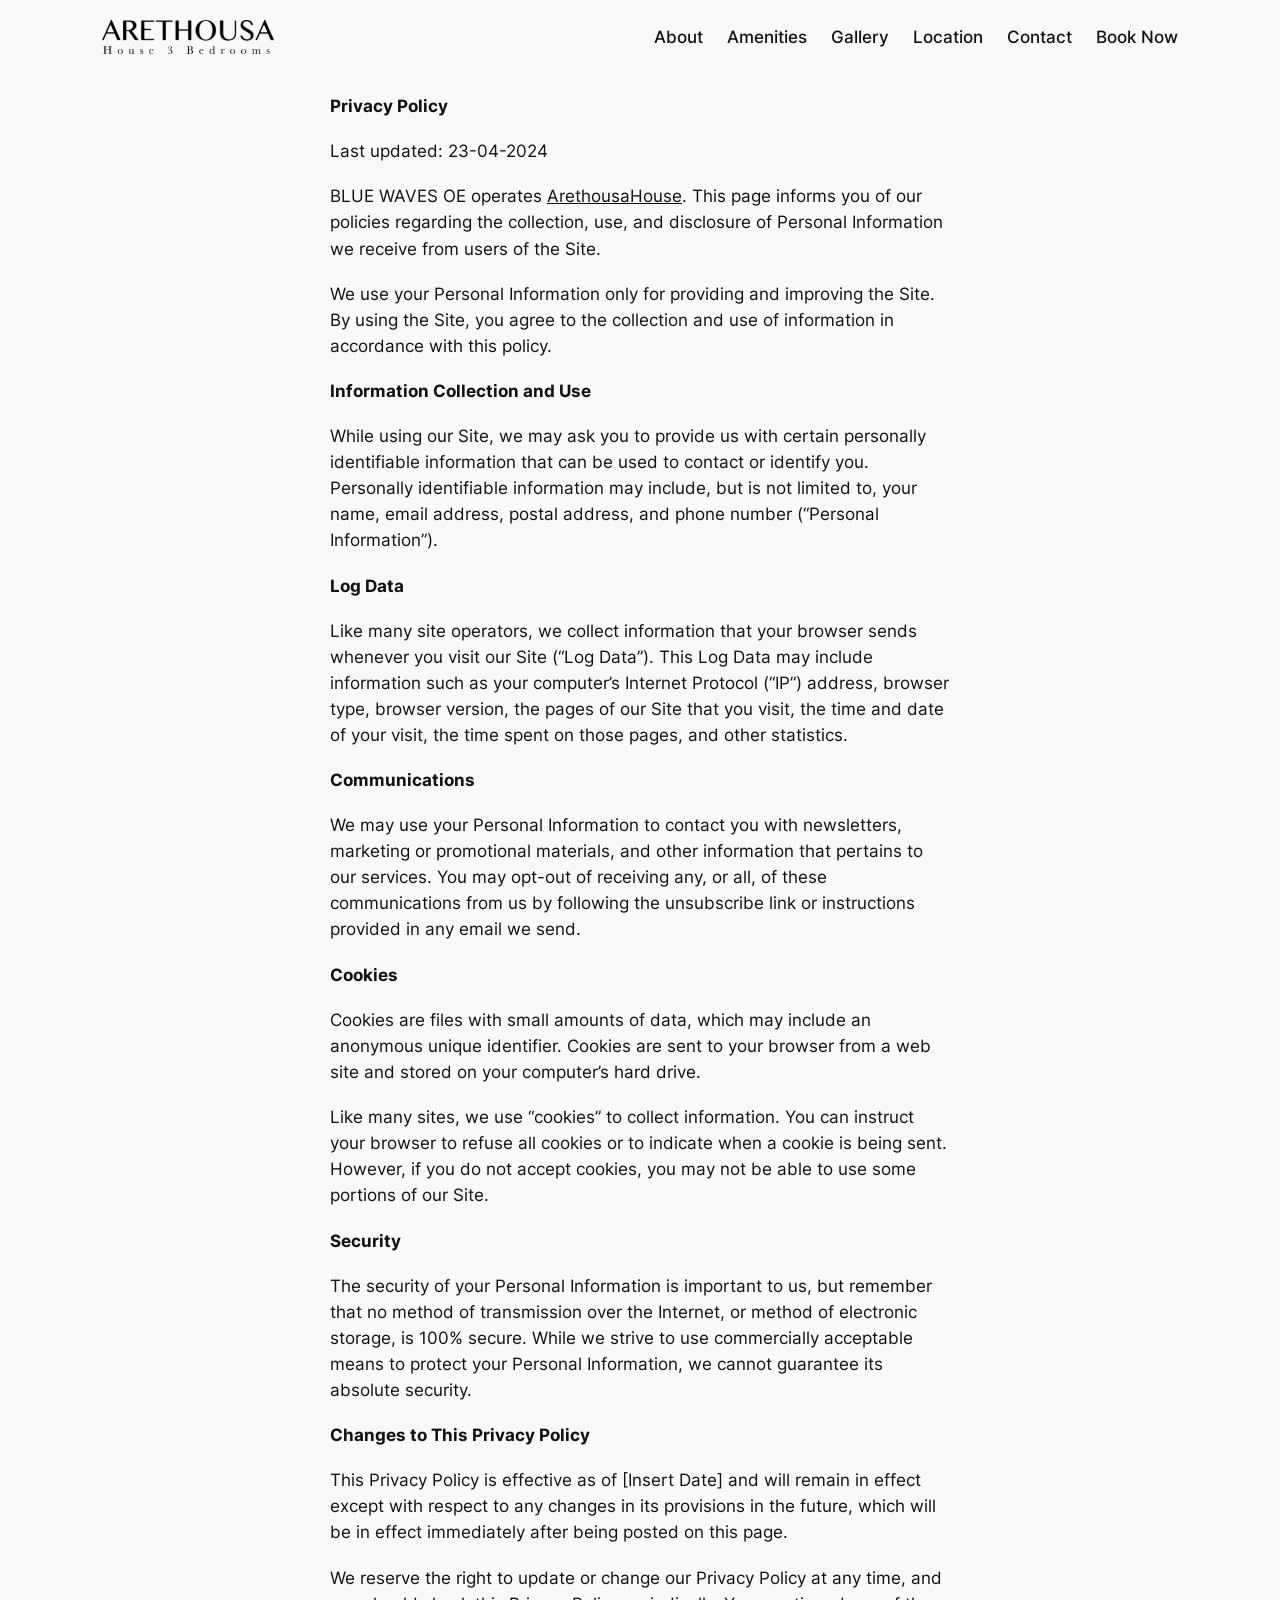
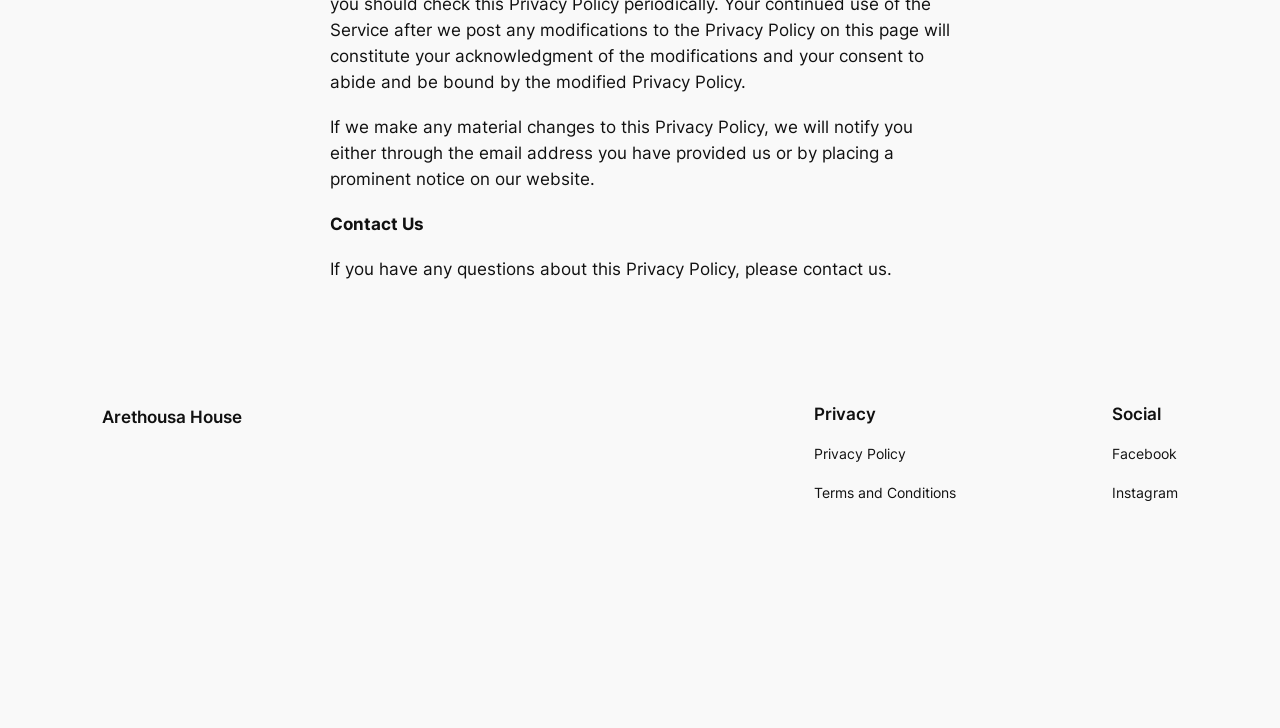
<file: privacy-policy/index.html>
<!DOCTYPE html>
<html lang="en-US">
<head>
	<meta charset="UTF-8" />
	<meta name="viewport" content="width=device-width, initial-scale=1" />
<meta name='robots' content='max-image-preview:large' />
<title>Privacy Policy &#8211; Arethousa House</title>
<style id="wp-img-auto-sizes-contain-inline-css">img:is([sizes=auto i],[sizes^="auto," i]){contain-intrinsic-size:3000px 1500px}

</style>
<link rel='stylesheet' id='twb-open-sans-css' href='https://fonts.googleapis.com/css?family=Open+Sans:300,400,500,600,700,800&amp;display=swap' media='all' />
<link rel='stylesheet' id='twbbwg-global-css' href='../wp-content/plugins/photo-gallery/booster/assets/css/global.css' media='all' />
<style id="wp-block-site-logo-inline-css">.wp-block-site-logo{box-sizing:border-box;line-height:0}.wp-block-site-logo a{display:inline-block;line-height:0}.wp-block-site-logo.is-default-size img{height:auto;width:120px}.wp-block-site-logo img{height:auto;max-width:100%}.wp-block-site-logo a,.wp-block-site-logo img{border-radius:inherit}.wp-block-site-logo.aligncenter{margin-left:auto;margin-right:auto;text-align:center}:root :where(.wp-block-site-logo.is-style-rounded){border-radius:9999px}

</style>
<style id="wp-block-group-inline-css">.wp-block-group{box-sizing:border-box}:where(.wp-block-group.wp-block-group-is-layout-constrained){position:relative}

</style>
<style id="wp-block-navigation-link-inline-css">.wp-block-navigation .wp-block-navigation-item__label{overflow-wrap:break-word}.wp-block-navigation .wp-block-navigation-item__description{display:none}.link-ui-tools{outline:1px solid #f0f0f0;padding:8px}.link-ui-block-inserter{padding-top:8px}.link-ui-block-inserter__back{margin-left:8px;text-transform:uppercase}

				.is-style-arrow-link .wp-block-navigation-item__label:after {
					content: "\2197";
					padding-inline-start: 0.25rem;
					vertical-align: middle;
					text-decoration: none;
					display: inline-block;
				}

</style>
<style id="wp-block-navigation-inline-css">.wp-block-navigation{position:relative}.wp-block-navigation ul{margin-bottom:0;margin-left:0;margin-top:0;padding-left:0}.wp-block-navigation ul,.wp-block-navigation ul li{list-style:none}.wp-block-navigation .wp-block-navigation-item{align-items:center;background-color:inherit;display:flex;position:relative}.wp-block-navigation .wp-block-navigation-item .wp-block-navigation__submenu-container:empty{display:none}.wp-block-navigation .wp-block-navigation-item__content{display:block;z-index:1}.wp-block-navigation .wp-block-navigation-item__content.wp-block-navigation-item__content{color:inherit}.wp-block-navigation.has-text-decoration-underline .wp-block-navigation-item__content,.wp-block-navigation.has-text-decoration-underline .wp-block-navigation-item__content:active,.wp-block-navigation.has-text-decoration-underline .wp-block-navigation-item__content:focus{text-decoration:underline}.wp-block-navigation.has-text-decoration-line-through .wp-block-navigation-item__content,.wp-block-navigation.has-text-decoration-line-through .wp-block-navigation-item__content:active,.wp-block-navigation.has-text-decoration-line-through .wp-block-navigation-item__content:focus{text-decoration:line-through}.wp-block-navigation :where(a),.wp-block-navigation :where(a:active),.wp-block-navigation :where(a:focus){text-decoration:none}.wp-block-navigation .wp-block-navigation__submenu-icon{align-self:center;background-color:inherit;border:none;color:currentColor;display:inline-block;font-size:inherit;height:.6em;line-height:0;margin-left:.25em;padding:0;width:.6em}.wp-block-navigation .wp-block-navigation__submenu-icon svg{stroke:currentColor;display:inline-block;height:inherit;margin-top:.075em;width:inherit}.wp-block-navigation{--navigation-layout-justification-setting:flex-start;--navigation-layout-direction:row;--navigation-layout-wrap:wrap;--navigation-layout-justify:flex-start;--navigation-layout-align:center}.wp-block-navigation.is-vertical{--navigation-layout-direction:column;--navigation-layout-justify:initial;--navigation-layout-align:flex-start}.wp-block-navigation.no-wrap{--navigation-layout-wrap:nowrap}.wp-block-navigation.items-justified-center{--navigation-layout-justification-setting:center;--navigation-layout-justify:center}.wp-block-navigation.items-justified-center.is-vertical{--navigation-layout-align:center}.wp-block-navigation.items-justified-right{--navigation-layout-justification-setting:flex-end;--navigation-layout-justify:flex-end}.wp-block-navigation.items-justified-right.is-vertical{--navigation-layout-align:flex-end}.wp-block-navigation.items-justified-space-between{--navigation-layout-justification-setting:space-between;--navigation-layout-justify:space-between}:where(.wp-block-navigation) ul li{padding:0}.wp-block-navigation .has-child .wp-block-navigation__submenu-container{align-items:normal;background-color:inherit;color:inherit;display:flex;flex-direction:column;opacity:0;position:absolute;z-index:2}@media not (prefers-reduced-motion){.wp-block-navigation .has-child .wp-block-navigation__submenu-container{transition:opacity .1s linear}}.wp-block-navigation .has-child .wp-block-navigation__submenu-container{height:0;overflow:hidden;visibility:hidden;width:0}.wp-block-navigation .has-child .wp-block-navigation__submenu-container>.wp-block-navigation-item>.wp-block-navigation-item__content{display:flex;flex-grow:1;padding:.5em 1em}.wp-block-navigation .has-child .wp-block-navigation__submenu-container>.wp-block-navigation-item>.wp-block-navigation-item__content .wp-block-navigation__submenu-icon{margin-left:auto;margin-right:0}.wp-block-navigation .has-child .wp-block-navigation__submenu-container .wp-block-navigation-item__content{margin:0}.wp-block-navigation .has-child .wp-block-navigation__submenu-container{left:-1px;top:100%}@media (min-width:782px){.wp-block-navigation .has-child .wp-block-navigation__submenu-container .wp-block-navigation__submenu-container{left:100%;top:-1px}.wp-block-navigation .has-child .wp-block-navigation__submenu-container .wp-block-navigation__submenu-container:before{background:transparent;content:"";display:block;height:100%;position:absolute;right:100%;width:.5em}.wp-block-navigation .has-child .wp-block-navigation__submenu-container .wp-block-navigation__submenu-icon{margin-right:.25em}.wp-block-navigation .has-child .wp-block-navigation__submenu-container .wp-block-navigation__submenu-icon svg{transform:rotate(-90deg)}}@media (hover:hover){.wp-block-navigation .has-child:not(.open-on-click):hover>.wp-block-navigation__submenu-container{height:auto;min-width:200px;opacity:1;overflow:visible;visibility:visible;width:auto}}.wp-block-navigation .has-child .wp-block-navigation-submenu__toggle[aria-expanded=true]~.wp-block-navigation__submenu-container,.wp-block-navigation .has-child:not(.open-on-click):not(.open-on-hover-click):focus-within>.wp-block-navigation__submenu-container{height:auto;min-width:200px;opacity:1;overflow:visible;visibility:visible;width:auto}.wp-block-navigation .has-child.open-always{align-items:var(--navigation-layout-align,initial);flex-direction:var(--navigation-layout-direction,initial);flex-wrap:var(--navigation-layout-wrap,wrap);gap:var(--wp--style--block-gap,2em)}.wp-block-navigation .has-child.open-always,.wp-block-navigation .has-child.open-always .wp-block-navigation-item{justify-content:var(--navigation-layout-justify,initial)}.wp-block-navigation .has-child.open-always .wp-block-navigation__submenu-container,.wp-block-navigation .has-child.open-always.wp-block-navigation-submenu{gap:var(--wp--style--block-gap,2em)}.wp-block-navigation .has-child.open-always .wp-block-navigation-item,.wp-block-navigation .has-child.open-always .wp-block-navigation__submenu-container,.wp-block-navigation .has-child.open-always.wp-block-navigation-submenu{padding-bottom:0;padding-top:0}.wp-block-navigation .has-child.open-always .wp-block-navigation__submenu-container{padding-left:var(--wp--style--block-gap,2em);padding-right:var(--wp--style--block-gap,2em)}.wp-block-navigation .has-child.open-always .wp-block-navigation__submenu-container .wp-block-navigation-item__content{padding:0}.wp-block-navigation .has-child.open-always .wp-block-navigation__submenu-container>.wp-block-navigation-item>.wp-block-navigation-item__content,.wp-block-navigation .has-child.open-always>.wp-block-navigation-item__content{flex-grow:0}.wp-block-navigation .has-child.open-always>.wp-block-navigation__submenu-container{background-color:transparent;border:none;color:inherit;flex-basis:100%;height:auto;opacity:1;overflow:visible;position:static;visibility:visible;width:auto}.wp-block-navigation.has-background .has-child .wp-block-navigation__submenu-container{left:0;top:100%}@media (min-width:782px){.wp-block-navigation.has-background .has-child .wp-block-navigation__submenu-container .wp-block-navigation__submenu-container{left:100%;top:0}}.wp-block-navigation-submenu{display:flex;position:relative}.wp-block-navigation-submenu .wp-block-navigation__submenu-icon svg{stroke:currentColor}button.wp-block-navigation-item__content{background-color:transparent;border:none;color:currentColor;font-family:inherit;font-size:inherit;font-style:inherit;font-weight:inherit;letter-spacing:inherit;line-height:inherit;text-align:left;text-transform:inherit}.wp-block-navigation-submenu__toggle{cursor:pointer}.wp-block-navigation-submenu__toggle[aria-expanded=true]+.wp-block-navigation__submenu-icon>svg,.wp-block-navigation-submenu__toggle[aria-expanded=true]>svg{transform:rotate(180deg)}.wp-block-navigation-item.open-on-click .wp-block-navigation-submenu__toggle{padding-left:0;padding-right:.85em}.wp-block-navigation-item.open-on-click .wp-block-navigation-submenu__toggle+.wp-block-navigation__submenu-icon{margin-left:-.6em;pointer-events:none}.wp-block-navigation-item.open-on-click button.wp-block-navigation-item__content:not(.wp-block-navigation-submenu__toggle){padding:0}.wp-block-navigation .wp-block-page-list,.wp-block-navigation__container,.wp-block-navigation__responsive-close,.wp-block-navigation__responsive-container,.wp-block-navigation__responsive-container-content,.wp-block-navigation__responsive-dialog{gap:inherit}:where(.wp-block-navigation.has-background .wp-block-navigation-item a:not(.wp-element-button)),:where(.wp-block-navigation.has-background .wp-block-navigation-submenu a:not(.wp-element-button)){padding:.5em 1em}:where(.wp-block-navigation .wp-block-navigation__submenu-container .wp-block-navigation-item a:not(.wp-element-button)),:where(.wp-block-navigation .wp-block-navigation__submenu-container .wp-block-navigation-submenu a:not(.wp-element-button)),:where(.wp-block-navigation .wp-block-navigation__submenu-container .wp-block-navigation-submenu button.wp-block-navigation-item__content),:where(.wp-block-navigation .wp-block-navigation__submenu-container .wp-block-pages-list__item button.wp-block-navigation-item__content){padding:.5em 1em}.wp-block-navigation.items-justified-right .wp-block-navigation__container .has-child .wp-block-navigation__submenu-container,.wp-block-navigation.items-justified-right .wp-block-page-list>.has-child .wp-block-navigation__submenu-container,.wp-block-navigation.items-justified-space-between .wp-block-page-list>.has-child:last-child .wp-block-navigation__submenu-container,.wp-block-navigation.items-justified-space-between>.wp-block-navigation__container>.has-child:last-child .wp-block-navigation__submenu-container{left:auto;right:0}.wp-block-navigation.items-justified-right .wp-block-navigation__container .has-child .wp-block-navigation__submenu-container .wp-block-navigation__submenu-container,.wp-block-navigation.items-justified-right .wp-block-page-list>.has-child .wp-block-navigation__submenu-container .wp-block-navigation__submenu-container,.wp-block-navigation.items-justified-space-between .wp-block-page-list>.has-child:last-child .wp-block-navigation__submenu-container .wp-block-navigation__submenu-container,.wp-block-navigation.items-justified-space-between>.wp-block-navigation__container>.has-child:last-child .wp-block-navigation__submenu-container .wp-block-navigation__submenu-container{left:-1px;right:-1px}@media (min-width:782px){.wp-block-navigation.items-justified-right .wp-block-navigation__container .has-child .wp-block-navigation__submenu-container .wp-block-navigation__submenu-container,.wp-block-navigation.items-justified-right .wp-block-page-list>.has-child .wp-block-navigation__submenu-container .wp-block-navigation__submenu-container,.wp-block-navigation.items-justified-space-between .wp-block-page-list>.has-child:last-child .wp-block-navigation__submenu-container .wp-block-navigation__submenu-container,.wp-block-navigation.items-justified-space-between>.wp-block-navigation__container>.has-child:last-child .wp-block-navigation__submenu-container .wp-block-navigation__submenu-container{left:auto;right:100%}}.wp-block-navigation:not(.has-background) .wp-block-navigation__submenu-container{background-color:#fff;border:1px solid rgba(0,0,0,.15)}.wp-block-navigation.has-background .wp-block-navigation__submenu-container{background-color:inherit}.wp-block-navigation:not(.has-text-color) .wp-block-navigation__submenu-container{color:#000}.wp-block-navigation__container{align-items:var(--navigation-layout-align,initial);display:flex;flex-direction:var(--navigation-layout-direction,initial);flex-wrap:var(--navigation-layout-wrap,wrap);justify-content:var(--navigation-layout-justify,initial);list-style:none;margin:0;padding-left:0}.wp-block-navigation__container .is-responsive{display:none}.wp-block-navigation__container:only-child,.wp-block-page-list:only-child{flex-grow:1}@keyframes overlay-menu__fade-in-animation{0%{opacity:0;transform:translateY(.5em)}to{opacity:1;transform:translateY(0)}}.wp-block-navigation__responsive-container{bottom:0;display:none;left:0;position:fixed;right:0;top:0}.wp-block-navigation__responsive-container :where(.wp-block-navigation-item a){color:inherit}.wp-block-navigation__responsive-container .wp-block-navigation__responsive-container-content{align-items:var(--navigation-layout-align,initial);display:flex;flex-direction:var(--navigation-layout-direction,initial);flex-wrap:var(--navigation-layout-wrap,wrap);justify-content:var(--navigation-layout-justify,initial)}.wp-block-navigation__responsive-container:not(.is-menu-open.is-menu-open){background-color:inherit!important;color:inherit!important}.wp-block-navigation__responsive-container.is-menu-open{background-color:inherit;display:flex;flex-direction:column}@media not (prefers-reduced-motion){.wp-block-navigation__responsive-container.is-menu-open{animation:overlay-menu__fade-in-animation .1s ease-out;animation-fill-mode:forwards}}.wp-block-navigation__responsive-container.is-menu-open:not(.disable-default-overlay){padding:clamp(1rem,var(--wp--style--root--padding-top),20rem) clamp(1rem,var(--wp--style--root--padding-right),20rem) clamp(1rem,var(--wp--style--root--padding-bottom),20rem) clamp(1rem,var(--wp--style--root--padding-left),20rem)}.wp-block-navigation__responsive-container.is-menu-open{overflow:auto;z-index:100000}.wp-block-navigation__responsive-container.is-menu-open:not(.disable-default-overlay) .wp-block-navigation__responsive-container-content{padding-top:calc(2rem + 24px)}.wp-block-navigation__responsive-container.is-menu-open:where(:not(.disable-default-overlay)) .wp-block-navigation__responsive-container-content{align-items:var(--navigation-layout-justification-setting,inherit);display:flex;flex-direction:column;flex-wrap:nowrap;overflow:visible}.wp-block-navigation__responsive-container.is-menu-open:where(:not(.disable-default-overlay)) .wp-block-navigation__responsive-container-content,.wp-block-navigation__responsive-container.is-menu-open:where(:not(.disable-default-overlay)) .wp-block-navigation__responsive-container-content .wp-block-navigation__container,.wp-block-navigation__responsive-container.is-menu-open:where(:not(.disable-default-overlay)) .wp-block-navigation__responsive-container-content .wp-block-page-list{justify-content:flex-start}.wp-block-navigation__responsive-container.is-menu-open:where(:not(.disable-default-overlay)) .wp-block-navigation__responsive-container-content .wp-block-navigation__submenu-icon{display:none}.wp-block-navigation__responsive-container.is-menu-open:where(:not(.disable-default-overlay)) .wp-block-navigation__responsive-container-content .has-child .wp-block-navigation__submenu-container{border:none;height:auto;min-width:200px;opacity:1;overflow:initial;padding-left:2rem;padding-right:2rem;position:static;visibility:visible;width:auto}.wp-block-navigation__responsive-container.is-menu-open:where(:not(.disable-default-overlay)) .wp-block-navigation__responsive-container-content .wp-block-navigation__container,.wp-block-navigation__responsive-container.is-menu-open:where(:not(.disable-default-overlay)) .wp-block-navigation__responsive-container-content .wp-block-navigation__submenu-container{gap:inherit}.wp-block-navigation__responsive-container.is-menu-open:where(:not(.disable-default-overlay)) .wp-block-navigation__responsive-container-content .wp-block-navigation__submenu-container{padding-top:var(--wp--style--block-gap,2em)}.wp-block-navigation__responsive-container.is-menu-open:where(:not(.disable-default-overlay)) .wp-block-navigation__responsive-container-content .wp-block-navigation-item__content{padding:0}.wp-block-navigation__responsive-container.is-menu-open:where(:not(.disable-default-overlay)) .wp-block-navigation__responsive-container-content .wp-block-navigation-item,.wp-block-navigation__responsive-container.is-menu-open:where(:not(.disable-default-overlay)) .wp-block-navigation__responsive-container-content .wp-block-navigation__container,.wp-block-navigation__responsive-container.is-menu-open:where(:not(.disable-default-overlay)) .wp-block-navigation__responsive-container-content .wp-block-page-list{align-items:var(--navigation-layout-justification-setting,initial);display:flex;flex-direction:column}.wp-block-navigation__responsive-container.is-menu-open:where(:not(.disable-default-overlay)) .wp-block-navigation-item,.wp-block-navigation__responsive-container.is-menu-open:where(:not(.disable-default-overlay)) .wp-block-navigation-item .wp-block-navigation__submenu-container,.wp-block-navigation__responsive-container.is-menu-open:where(:not(.disable-default-overlay)) .wp-block-navigation__container,.wp-block-navigation__responsive-container.is-menu-open:where(:not(.disable-default-overlay)) .wp-block-page-list{background:transparent!important;color:inherit!important}.wp-block-navigation__responsive-container.is-menu-open:where(:not(.disable-default-overlay)) .wp-block-navigation__submenu-container.wp-block-navigation__submenu-container.wp-block-navigation__submenu-container.wp-block-navigation__submenu-container{left:auto;right:auto}.wp-block-navigation__responsive-container.disable-default-overlay .wp-block-navigation__overlay-container{display:none;width:100%}.wp-block-navigation__responsive-container.disable-default-overlay .wp-block-navigation__responsive-close{max-width:none}.wp-block-navigation__responsive-container.disable-default-overlay.is-menu-open .wp-block-navigation__responsive-container-content>:not(.wp-block-navigation__overlay-container){display:none}.wp-block-navigation__responsive-container.disable-default-overlay.is-menu-open .wp-block-navigation__responsive-container-content .wp-block-navigation__overlay-container{display:block}.wp-block-navigation__responsive-container.disable-default-overlay.is-menu-open .wp-block-navigation__responsive-container-content .wp-block-navigation__overlay-container .wp-block-navigation__submenu-container{left:0;right:auto}@media (min-width:600px){.wp-block-navigation__responsive-container:not(.hidden-by-default):not(.is-menu-open){background-color:inherit;display:block;position:relative;width:100%;z-index:auto}.wp-block-navigation__responsive-container:not(.hidden-by-default):not(.is-menu-open) .wp-block-navigation__responsive-container-close{display:none}.wp-block-navigation__responsive-container.is-menu-open .wp-block-navigation__submenu-container.wp-block-navigation__submenu-container.wp-block-navigation__submenu-container.wp-block-navigation__submenu-container{left:0}}.wp-block-navigation:not(.has-background) .wp-block-navigation__responsive-container.is-menu-open:not(.disable-default-overlay){background-color:#fff}.wp-block-navigation:not(.has-text-color) .wp-block-navigation__responsive-container.is-menu-open:not(.disable-default-overlay){color:#000}.wp-block-navigation__toggle_button_label{font-size:1rem;font-weight:700}.wp-block-navigation__responsive-container-close,.wp-block-navigation__responsive-container-open{background:transparent;border:none;color:currentColor;cursor:pointer;margin:0;padding:0;text-transform:inherit;vertical-align:middle}.wp-block-navigation__responsive-container-close svg,.wp-block-navigation__responsive-container-open svg{fill:currentColor;display:block;height:24px;pointer-events:none;width:24px}.wp-block-navigation__responsive-container-open{display:flex}.wp-block-navigation__responsive-container-open.wp-block-navigation__responsive-container-open.wp-block-navigation__responsive-container-open{font-family:inherit;font-size:inherit;font-weight:inherit}@media (min-width:600px){.wp-block-navigation__responsive-container-open:not(.always-shown){display:none}}.wp-block-navigation__responsive-container-close{position:absolute;right:0;top:0;z-index:2}.wp-block-navigation__responsive-container-close.wp-block-navigation__responsive-container-close.wp-block-navigation__responsive-container-close{font-family:inherit;font-size:inherit;font-weight:inherit}.disable-default-overlay .wp-block-navigation__responsive-container-close{right:clamp(1rem,var(--wp--style--root--padding-left),20rem);top:clamp(1rem,var(--wp--style--root--padding-left),20rem)}.wp-block-navigation__responsive-close{width:100%}.has-modal-open .wp-block-navigation__responsive-close{margin-left:auto;margin-right:auto;max-width:var(--wp--style--global--wide-size,100%)}.wp-block-navigation__responsive-close:focus{outline:none}.is-menu-open .wp-block-navigation__responsive-close,.is-menu-open .wp-block-navigation__responsive-container-content,.is-menu-open .wp-block-navigation__responsive-dialog{box-sizing:border-box}.wp-block-navigation__responsive-dialog{position:relative}.has-modal-open .admin-bar .is-menu-open:where(:not(.disable-default-overlay)) .wp-block-navigation__responsive-dialog{margin-top:46px}@media (min-width:782px){.has-modal-open .admin-bar .is-menu-open:where(:not(.disable-default-overlay)) .wp-block-navigation__responsive-dialog{margin-top:32px}}html.has-modal-open{overflow:hidden}

</style>
<style id="wp-block-post-title-inline-css">.wp-block-post-title{box-sizing:border-box;word-break:break-word}.wp-block-post-title :where(a){display:inline-block;font-family:inherit;font-size:inherit;font-style:inherit;font-weight:inherit;letter-spacing:inherit;line-height:inherit;text-decoration:inherit}

</style>
<style id="wp-block-paragraph-inline-css">.is-small-text{font-size:.875em}.is-regular-text{font-size:1em}.is-large-text{font-size:2.25em}.is-larger-text{font-size:3em}.has-drop-cap:not(:focus):first-letter{float:left;font-size:8.4em;font-style:normal;font-weight:100;line-height:.68;margin:.05em .1em 0 0;text-transform:uppercase}body.rtl .has-drop-cap:not(:focus):first-letter{float:none;margin-left:.1em}p.has-drop-cap.has-background{overflow:hidden}:root :where(p.has-background){padding:1.25em 2.375em}:where(p.has-text-color:not(.has-link-color)) a{color:inherit}p.has-text-align-left[style*="writing-mode:vertical-lr"],p.has-text-align-right[style*="writing-mode:vertical-rl"]{rotate:180deg}

</style>
<style id="wp-block-post-content-inline-css">.wp-block-post-content{display:flow-root}

</style>
<style id="wp-block-site-title-inline-css">.wp-block-site-title{box-sizing:border-box}.wp-block-site-title :where(a){color:inherit;font-family:inherit;font-size:inherit;font-style:inherit;font-weight:inherit;letter-spacing:inherit;line-height:inherit;text-decoration:inherit}

</style>
<style id="wp-block-heading-inline-css">h1:where(.wp-block-heading).has-background,h2:where(.wp-block-heading).has-background,h3:where(.wp-block-heading).has-background,h4:where(.wp-block-heading).has-background,h5:where(.wp-block-heading).has-background,h6:where(.wp-block-heading).has-background{padding:1.25em 2.375em}h1.has-text-align-left[style*=writing-mode]:where([style*=vertical-lr]),h1.has-text-align-right[style*=writing-mode]:where([style*=vertical-rl]),h2.has-text-align-left[style*=writing-mode]:where([style*=vertical-lr]),h2.has-text-align-right[style*=writing-mode]:where([style*=vertical-rl]),h3.has-text-align-left[style*=writing-mode]:where([style*=vertical-lr]),h3.has-text-align-right[style*=writing-mode]:where([style*=vertical-rl]),h4.has-text-align-left[style*=writing-mode]:where([style*=vertical-lr]),h4.has-text-align-right[style*=writing-mode]:where([style*=vertical-rl]),h5.has-text-align-left[style*=writing-mode]:where([style*=vertical-lr]),h5.has-text-align-right[style*=writing-mode]:where([style*=vertical-rl]),h6.has-text-align-left[style*=writing-mode]:where([style*=vertical-lr]),h6.has-text-align-right[style*=writing-mode]:where([style*=vertical-rl]){rotate:180deg}

				.is-style-asterisk:before {
					content: '';
					width: 1.5rem;
					height: 3rem;
					background: var(--wp--preset--color--contrast-2, currentColor);
					clip-path: path('M11.93.684v8.039l5.633-5.633 1.216 1.23-5.66 5.66h8.04v1.737H13.2l5.701 5.701-1.23 1.23-5.742-5.742V21h-1.737v-8.094l-5.77 5.77-1.23-1.217 5.743-5.742H.842V9.98h8.162l-5.701-5.7 1.23-1.231 5.66 5.66V.684h1.737Z');
					display: block;
				}

				/* Hide the asterisk if the heading has no content, to avoid using empty headings to display the asterisk only, which is an A11Y issue */
				.is-style-asterisk:empty:before {
					content: none;
				}

				.is-style-asterisk:-moz-only-whitespace:before {
					content: none;
				}

				.is-style-asterisk.has-text-align-center:before {
					margin: 0 auto;
				}

				.is-style-asterisk.has-text-align-right:before {
					margin-left: auto;
				}

				.rtl .is-style-asterisk.has-text-align-left:before {
					margin-right: auto;
				}

</style>
<style id="wp-block-columns-inline-css">.wp-block-columns{box-sizing:border-box;display:flex;flex-wrap:wrap!important}@media (min-width:782px){.wp-block-columns{flex-wrap:nowrap!important}}.wp-block-columns{align-items:normal!important}.wp-block-columns.are-vertically-aligned-top{align-items:flex-start}.wp-block-columns.are-vertically-aligned-center{align-items:center}.wp-block-columns.are-vertically-aligned-bottom{align-items:flex-end}@media (max-width:781px){.wp-block-columns:not(.is-not-stacked-on-mobile)>.wp-block-column{flex-basis:100%!important}}@media (min-width:782px){.wp-block-columns:not(.is-not-stacked-on-mobile)>.wp-block-column{flex-basis:0;flex-grow:1}.wp-block-columns:not(.is-not-stacked-on-mobile)>.wp-block-column[style*=flex-basis]{flex-grow:0}}.wp-block-columns.is-not-stacked-on-mobile{flex-wrap:nowrap!important}.wp-block-columns.is-not-stacked-on-mobile>.wp-block-column{flex-basis:0;flex-grow:1}.wp-block-columns.is-not-stacked-on-mobile>.wp-block-column[style*=flex-basis]{flex-grow:0}:where(.wp-block-columns){margin-bottom:1.75em}:where(.wp-block-columns.has-background){padding:1.25em 2.375em}.wp-block-column{flex-grow:1;min-width:0;overflow-wrap:break-word;word-break:break-word}.wp-block-column.is-vertically-aligned-top{align-self:flex-start}.wp-block-column.is-vertically-aligned-center{align-self:center}.wp-block-column.is-vertically-aligned-bottom{align-self:flex-end}.wp-block-column.is-vertically-aligned-stretch{align-self:stretch}.wp-block-column.is-vertically-aligned-bottom,.wp-block-column.is-vertically-aligned-center,.wp-block-column.is-vertically-aligned-top{width:100%}

</style>
<style id="wp-block-library-inline-css">:root{--wp-block-synced-color:#7a00df;--wp-block-synced-color--rgb:122,0,223;--wp-bound-block-color:var(--wp-block-synced-color);--wp-editor-canvas-background:#ddd;--wp-admin-theme-color:#007cba;--wp-admin-theme-color--rgb:0,124,186;--wp-admin-theme-color-darker-10:#006ba1;--wp-admin-theme-color-darker-10--rgb:0,107,160.5;--wp-admin-theme-color-darker-20:#005a87;--wp-admin-theme-color-darker-20--rgb:0,90,135;--wp-admin-border-width-focus:2px}@media (min-resolution:192dpi){:root{--wp-admin-border-width-focus:1.5px}}.wp-element-button{cursor:pointer}:root .has-very-light-gray-background-color{background-color:#eee}:root .has-very-dark-gray-background-color{background-color:#313131}:root .has-very-light-gray-color{color:#eee}:root .has-very-dark-gray-color{color:#313131}:root .has-vivid-green-cyan-to-vivid-cyan-blue-gradient-background{background:linear-gradient(135deg,#00d084,#0693e3)}:root .has-purple-crush-gradient-background{background:linear-gradient(135deg,#34e2e4,#4721fb 50%,#ab1dfe)}:root .has-hazy-dawn-gradient-background{background:linear-gradient(135deg,#faaca8,#dad0ec)}:root .has-subdued-olive-gradient-background{background:linear-gradient(135deg,#fafae1,#67a671)}:root .has-atomic-cream-gradient-background{background:linear-gradient(135deg,#fdd79a,#004a59)}:root .has-nightshade-gradient-background{background:linear-gradient(135deg,#330968,#31cdcf)}:root .has-midnight-gradient-background{background:linear-gradient(135deg,#020381,#2874fc)}:root{--wp--preset--font-size--normal:16px;--wp--preset--font-size--huge:42px}.has-regular-font-size{font-size:1em}.has-larger-font-size{font-size:2.625em}.has-normal-font-size{font-size:var(--wp--preset--font-size--normal)}.has-huge-font-size{font-size:var(--wp--preset--font-size--huge)}:root .has-text-align-center{text-align:center}:root .has-text-align-left{text-align:left}:root .has-text-align-right{text-align:right}.has-fit-text{white-space:nowrap!important}#end-resizable-editor-section{display:none}.aligncenter{clear:both}.items-justified-left{justify-content:flex-start}.items-justified-center{justify-content:center}.items-justified-right{justify-content:flex-end}.items-justified-space-between{justify-content:space-between}.screen-reader-text{word-wrap:normal!important;border:0;clip-path:inset(50%);height:1px;margin:-1px;overflow:hidden;padding:0;position:absolute;width:1px;word-break:normal!important}.screen-reader-text:focus{background-color:#ddd;clip-path:none;color:#444;display:block;font-size:1em;height:auto;left:5px;line-height:normal;padding:15px 23px 14px;text-decoration:none;top:5px;width:auto;z-index:100000}html :where(.has-border-color){border-style:solid}html :where([style^=border-color],[style*=";border-color"],[style*="; border-color"]){border-style:solid}html :where([style^=border-top-color],[style*=";border-top-color"],[style*="; border-top-color"]){border-top-style:solid}html :where([style^=border-right-color],[style*=";border-right-color"],[style*="; border-right-color"]){border-right-style:solid}html :where([style^=border-bottom-color],[style*=";border-bottom-color"],[style*="; border-bottom-color"]){border-bottom-style:solid}html :where([style^=border-left-color],[style*=";border-left-color"],[style*="; border-left-color"]){border-left-style:solid}html :where([style^=border-width],[style*=";border-width"],[style*="; border-width"]){border-style:solid}html :where([style^=border-top-width],[style*=";border-top-width"],[style*="; border-top-width"]){border-top-style:solid}html :where([style^=border-right-width],[style*=";border-right-width"],[style*="; border-right-width"]){border-right-style:solid}html :where([style^=border-bottom-width],[style*=";border-bottom-width"],[style*="; border-bottom-width"]){border-bottom-style:solid}html :where([style^=border-left-width],[style*=";border-left-width"],[style*="; border-left-width"]){border-left-style:solid}html :where(img[class*=wp-image-]){height:auto;max-width:100%}:where(figure){margin:0 0 1em}html :where(.is-position-sticky){--wp-admin--admin-bar--position-offset:var(--wp-admin--admin-bar--height,0px)}@media screen and (max-width:600px){html :where(.is-position-sticky){--wp-admin--admin-bar--position-offset:0px}}

</style>
<style id="global-styles-inline-css">:root{--wp--preset--aspect-ratio--square: 1;--wp--preset--aspect-ratio--4-3: 4/3;--wp--preset--aspect-ratio--3-4: 3/4;--wp--preset--aspect-ratio--3-2: 3/2;--wp--preset--aspect-ratio--2-3: 2/3;--wp--preset--aspect-ratio--16-9: 16/9;--wp--preset--aspect-ratio--9-16: 9/16;--wp--preset--color--black: #000000;--wp--preset--color--cyan-bluish-gray: #abb8c3;--wp--preset--color--white: #ffffff;--wp--preset--color--pale-pink: #f78da7;--wp--preset--color--vivid-red: #cf2e2e;--wp--preset--color--luminous-vivid-orange: #ff6900;--wp--preset--color--luminous-vivid-amber: #fcb900;--wp--preset--color--light-green-cyan: #7bdcb5;--wp--preset--color--vivid-green-cyan: #00d084;--wp--preset--color--pale-cyan-blue: #8ed1fc;--wp--preset--color--vivid-cyan-blue: #0693e3;--wp--preset--color--vivid-purple: #9b51e0;--wp--preset--color--base: #f9f9f9;--wp--preset--color--base-2: #ffffff;--wp--preset--color--contrast: #111111;--wp--preset--color--contrast-2: #636363;--wp--preset--color--contrast-3: #A4A4A4;--wp--preset--color--accent: #cfcabe;--wp--preset--color--accent-2: #c2a990;--wp--preset--color--accent-3: #d8613c;--wp--preset--color--accent-4: #b1c5a4;--wp--preset--color--accent-5: #b5bdbc;--wp--preset--gradient--vivid-cyan-blue-to-vivid-purple: linear-gradient(135deg,rgb(6,147,227) 0%,rgb(155,81,224) 100%);--wp--preset--gradient--light-green-cyan-to-vivid-green-cyan: linear-gradient(135deg,rgb(122,220,180) 0%,rgb(0,208,130) 100%);--wp--preset--gradient--luminous-vivid-amber-to-luminous-vivid-orange: linear-gradient(135deg,rgb(252,185,0) 0%,rgb(255,105,0) 100%);--wp--preset--gradient--luminous-vivid-orange-to-vivid-red: linear-gradient(135deg,rgb(255,105,0) 0%,rgb(207,46,46) 100%);--wp--preset--gradient--very-light-gray-to-cyan-bluish-gray: linear-gradient(135deg,rgb(238,238,238) 0%,rgb(169,184,195) 100%);--wp--preset--gradient--cool-to-warm-spectrum: linear-gradient(135deg,rgb(74,234,220) 0%,rgb(151,120,209) 20%,rgb(207,42,186) 40%,rgb(238,44,130) 60%,rgb(251,105,98) 80%,rgb(254,248,76) 100%);--wp--preset--gradient--blush-light-purple: linear-gradient(135deg,rgb(255,206,236) 0%,rgb(152,150,240) 100%);--wp--preset--gradient--blush-bordeaux: linear-gradient(135deg,rgb(254,205,165) 0%,rgb(254,45,45) 50%,rgb(107,0,62) 100%);--wp--preset--gradient--luminous-dusk: linear-gradient(135deg,rgb(255,203,112) 0%,rgb(199,81,192) 50%,rgb(65,88,208) 100%);--wp--preset--gradient--pale-ocean: linear-gradient(135deg,rgb(255,245,203) 0%,rgb(182,227,212) 50%,rgb(51,167,181) 100%);--wp--preset--gradient--electric-grass: linear-gradient(135deg,rgb(202,248,128) 0%,rgb(113,206,126) 100%);--wp--preset--gradient--midnight: linear-gradient(135deg,rgb(2,3,129) 0%,rgb(40,116,252) 100%);--wp--preset--gradient--gradient-1: linear-gradient(to bottom, #cfcabe 0%, #F9F9F9 100%);--wp--preset--gradient--gradient-2: linear-gradient(to bottom, #C2A990 0%, #F9F9F9 100%);--wp--preset--gradient--gradient-3: linear-gradient(to bottom, #D8613C 0%, #F9F9F9 100%);--wp--preset--gradient--gradient-4: linear-gradient(to bottom, #B1C5A4 0%, #F9F9F9 100%);--wp--preset--gradient--gradient-5: linear-gradient(to bottom, #B5BDBC 0%, #F9F9F9 100%);--wp--preset--gradient--gradient-6: linear-gradient(to bottom, #A4A4A4 0%, #F9F9F9 100%);--wp--preset--gradient--gradient-7: linear-gradient(to bottom, #cfcabe 50%, #F9F9F9 50%);--wp--preset--gradient--gradient-8: linear-gradient(to bottom, #C2A990 50%, #F9F9F9 50%);--wp--preset--gradient--gradient-9: linear-gradient(to bottom, #D8613C 50%, #F9F9F9 50%);--wp--preset--gradient--gradient-10: linear-gradient(to bottom, #B1C5A4 50%, #F9F9F9 50%);--wp--preset--gradient--gradient-11: linear-gradient(to bottom, #B5BDBC 50%, #F9F9F9 50%);--wp--preset--gradient--gradient-12: linear-gradient(to bottom, #A4A4A4 50%, #F9F9F9 50%);--wp--preset--font-size--small: 0.9rem;--wp--preset--font-size--medium: 1.05rem;--wp--preset--font-size--large: clamp(1.39rem, 1.39rem + ((1vw - 0.2rem) * 0.767), 1.85rem);--wp--preset--font-size--x-large: clamp(1.85rem, 1.85rem + ((1vw - 0.2rem) * 1.083), 2.5rem);--wp--preset--font-size--xx-large: clamp(2.5rem, 2.5rem + ((1vw - 0.2rem) * 1.283), 3.27rem);--wp--preset--font-family--body: "Inter", sans-serif;--wp--preset--font-family--heading: Cardo;--wp--preset--font-family--system-sans-serif: -apple-system, BlinkMacSystemFont, avenir next, avenir, segoe ui, helvetica neue, helvetica, Cantarell, Ubuntu, roboto, noto, arial, sans-serif;--wp--preset--font-family--system-serif: Iowan Old Style, Apple Garamond, Baskerville, Times New Roman, Droid Serif, Times, Source Serif Pro, serif, Apple Color Emoji, Segoe UI Emoji, Segoe UI Symbol;--wp--preset--spacing--20: min(1.5rem, 2vw);--wp--preset--spacing--30: min(2.5rem, 3vw);--wp--preset--spacing--40: min(4rem, 5vw);--wp--preset--spacing--50: min(6.5rem, 8vw);--wp--preset--spacing--60: min(10.5rem, 13vw);--wp--preset--spacing--70: 3.38rem;--wp--preset--spacing--80: 5.06rem;--wp--preset--spacing--10: 1rem;--wp--preset--shadow--natural: 6px 6px 9px rgba(0, 0, 0, 0.2);--wp--preset--shadow--deep: 12px 12px 50px rgba(0, 0, 0, 0.4);--wp--preset--shadow--sharp: 6px 6px 0px rgba(0, 0, 0, 0.2);--wp--preset--shadow--outlined: 6px 6px 0px -3px rgb(255, 255, 255), 6px 6px rgb(0, 0, 0);--wp--preset--shadow--crisp: 6px 6px 0px rgb(0, 0, 0);}.wp-block-button{--wp--preset--dimension--25: 25%;--wp--preset--dimension--50: 50%;--wp--preset--dimension--75: 75%;--wp--preset--dimension--100: 100%;}:root { --wp--style--global--content-size: 620px;--wp--style--global--wide-size: 1280px; }:where(body) { margin: 0; }.wp-site-blocks { padding-top: var(--wp--style--root--padding-top); padding-bottom: var(--wp--style--root--padding-bottom); }.has-global-padding { padding-right: var(--wp--style--root--padding-right); padding-left: var(--wp--style--root--padding-left); }.has-global-padding > .alignfull { margin-right: calc(var(--wp--style--root--padding-right) * -1); margin-left: calc(var(--wp--style--root--padding-left) * -1); }.has-global-padding :where(:not(.alignfull.is-layout-flow) > .has-global-padding:not(.wp-block-block, .alignfull)) { padding-right: 0; padding-left: 0; }.has-global-padding :where(:not(.alignfull.is-layout-flow) > .has-global-padding:not(.wp-block-block, .alignfull)) > .alignfull { margin-left: 0; margin-right: 0; }.wp-site-blocks > .alignleft { float: left; margin-right: 2em; }.wp-site-blocks > .alignright { float: right; margin-left: 2em; }.wp-site-blocks > .aligncenter { justify-content: center; margin-left: auto; margin-right: auto; }:where(.wp-site-blocks) > * { margin-block-start: 1.2rem; margin-block-end: 0; }:where(.wp-site-blocks) > :first-child { margin-block-start: 0; }:where(.wp-site-blocks) > :last-child { margin-block-end: 0; }:root { --wp--style--block-gap: 1.2rem; }:root :where(.is-layout-flow) > :first-child{margin-block-start: 0;}:root :where(.is-layout-flow) > :last-child{margin-block-end: 0;}:root :where(.is-layout-flow) > *{margin-block-start: 1.2rem;margin-block-end: 0;}:root :where(.is-layout-constrained) > :first-child{margin-block-start: 0;}:root :where(.is-layout-constrained) > :last-child{margin-block-end: 0;}:root :where(.is-layout-constrained) > *{margin-block-start: 1.2rem;margin-block-end: 0;}:root :where(.is-layout-flex){gap: 1.2rem;}:root :where(.is-layout-grid){gap: 1.2rem;}.is-layout-flow > .alignleft{float: left;margin-inline-start: 0;margin-inline-end: 2em;}.is-layout-flow > .alignright{float: right;margin-inline-start: 2em;margin-inline-end: 0;}.is-layout-flow > .aligncenter{margin-left: auto !important;margin-right: auto !important;}.is-layout-constrained > .alignleft{float: left;margin-inline-start: 0;margin-inline-end: 2em;}.is-layout-constrained > .alignright{float: right;margin-inline-start: 2em;margin-inline-end: 0;}.is-layout-constrained > .aligncenter{margin-left: auto !important;margin-right: auto !important;}.is-layout-constrained > :where(:not(.alignleft):not(.alignright):not(.alignfull)){max-width: var(--wp--style--global--content-size);margin-left: auto !important;margin-right: auto !important;}.is-layout-constrained > .alignwide{max-width: var(--wp--style--global--wide-size);}body .is-layout-flex{display: flex;}.is-layout-flex{flex-wrap: wrap;align-items: center;}.is-layout-flex > :is(*, div){margin: 0;}body .is-layout-grid{display: grid;}.is-layout-grid > :is(*, div){margin: 0;}body{background-color: var(--wp--preset--color--base);color: var(--wp--preset--color--contrast);font-family: var(--wp--preset--font-family--body);font-size: var(--wp--preset--font-size--medium);font-style: normal;font-weight: 400;line-height: 1.55;--wp--style--root--padding-top: 0px;--wp--style--root--padding-right: var(--wp--preset--spacing--50);--wp--style--root--padding-bottom: 0px;--wp--style--root--padding-left: var(--wp--preset--spacing--50);}a:where(:not(.wp-element-button)){color: var(--wp--preset--color--contrast);}:root :where(a:where(:not(.wp-element-button)):hover){text-decoration: none;}h1, h2, h3, h4, h5, h6{color: var(--wp--preset--color--contrast);font-family: var(--wp--preset--font-family--heading);font-weight: 400;line-height: 1.2;}h1{font-size: var(--wp--preset--font-size--xx-large);line-height: 1.15;}h2{font-size: var(--wp--preset--font-size--x-large);}h3{font-size: var(--wp--preset--font-size--large);}h4{font-size: clamp(1.1rem, 1.1rem + ((1vw - 0.2rem) * 0.767), 1.5rem);}h5{font-size: var(--wp--preset--font-size--medium);}h6{font-size: var(--wp--preset--font-size--small);}:root :where(.wp-element-button, .wp-block-button__link){background-color: var(--wp--preset--color--contrast);border-radius: .33rem;border-color: var(--wp--preset--color--contrast);border-width: 0;color: var(--wp--preset--color--base);font-family: inherit;font-size: var(--wp--preset--font-size--small);font-style: normal;font-weight: 500;letter-spacing: inherit;line-height: inherit;padding-top: 0.6rem;padding-right: 1rem;padding-bottom: 0.6rem;padding-left: 1rem;text-decoration: none;text-transform: inherit;}:root :where(.wp-element-button:hover, .wp-block-button__link:hover){background-color: var(--wp--preset--color--contrast-2);border-color: var(--wp--preset--color--contrast-2);color: var(--wp--preset--color--base);}:root :where(.wp-element-button:focus, .wp-block-button__link:focus){background-color: var(--wp--preset--color--contrast-2);border-color: var(--wp--preset--color--contrast-2);color: var(--wp--preset--color--base);outline-color: var(--wp--preset--color--contrast);outline-offset: 2px;}:root :where(.wp-element-button:active, .wp-block-button__link:active){background-color: var(--wp--preset--color--contrast);color: var(--wp--preset--color--base);}:root :where(.wp-element-caption, .wp-block-audio figcaption, .wp-block-embed figcaption, .wp-block-gallery figcaption, .wp-block-image figcaption, .wp-block-table figcaption, .wp-block-video figcaption){color: var(--wp--preset--color--contrast-2);font-family: var(--wp--preset--font-family--body);font-size: 0.8rem;}.has-black-color{color: var(--wp--preset--color--black) !important;}.has-cyan-bluish-gray-color{color: var(--wp--preset--color--cyan-bluish-gray) !important;}.has-white-color{color: var(--wp--preset--color--white) !important;}.has-pale-pink-color{color: var(--wp--preset--color--pale-pink) !important;}.has-vivid-red-color{color: var(--wp--preset--color--vivid-red) !important;}.has-luminous-vivid-orange-color{color: var(--wp--preset--color--luminous-vivid-orange) !important;}.has-luminous-vivid-amber-color{color: var(--wp--preset--color--luminous-vivid-amber) !important;}.has-light-green-cyan-color{color: var(--wp--preset--color--light-green-cyan) !important;}.has-vivid-green-cyan-color{color: var(--wp--preset--color--vivid-green-cyan) !important;}.has-pale-cyan-blue-color{color: var(--wp--preset--color--pale-cyan-blue) !important;}.has-vivid-cyan-blue-color{color: var(--wp--preset--color--vivid-cyan-blue) !important;}.has-vivid-purple-color{color: var(--wp--preset--color--vivid-purple) !important;}.has-base-color{color: var(--wp--preset--color--base) !important;}.has-base-2-color{color: var(--wp--preset--color--base-2) !important;}.has-contrast-color{color: var(--wp--preset--color--contrast) !important;}.has-contrast-2-color{color: var(--wp--preset--color--contrast-2) !important;}.has-contrast-3-color{color: var(--wp--preset--color--contrast-3) !important;}.has-accent-color{color: var(--wp--preset--color--accent) !important;}.has-accent-2-color{color: var(--wp--preset--color--accent-2) !important;}.has-accent-3-color{color: var(--wp--preset--color--accent-3) !important;}.has-accent-4-color{color: var(--wp--preset--color--accent-4) !important;}.has-accent-5-color{color: var(--wp--preset--color--accent-5) !important;}.has-black-background-color{background-color: var(--wp--preset--color--black) !important;}.has-cyan-bluish-gray-background-color{background-color: var(--wp--preset--color--cyan-bluish-gray) !important;}.has-white-background-color{background-color: var(--wp--preset--color--white) !important;}.has-pale-pink-background-color{background-color: var(--wp--preset--color--pale-pink) !important;}.has-vivid-red-background-color{background-color: var(--wp--preset--color--vivid-red) !important;}.has-luminous-vivid-orange-background-color{background-color: var(--wp--preset--color--luminous-vivid-orange) !important;}.has-luminous-vivid-amber-background-color{background-color: var(--wp--preset--color--luminous-vivid-amber) !important;}.has-light-green-cyan-background-color{background-color: var(--wp--preset--color--light-green-cyan) !important;}.has-vivid-green-cyan-background-color{background-color: var(--wp--preset--color--vivid-green-cyan) !important;}.has-pale-cyan-blue-background-color{background-color: var(--wp--preset--color--pale-cyan-blue) !important;}.has-vivid-cyan-blue-background-color{background-color: var(--wp--preset--color--vivid-cyan-blue) !important;}.has-vivid-purple-background-color{background-color: var(--wp--preset--color--vivid-purple) !important;}.has-base-background-color{background-color: var(--wp--preset--color--base) !important;}.has-base-2-background-color{background-color: var(--wp--preset--color--base-2) !important;}.has-contrast-background-color{background-color: var(--wp--preset--color--contrast) !important;}.has-contrast-2-background-color{background-color: var(--wp--preset--color--contrast-2) !important;}.has-contrast-3-background-color{background-color: var(--wp--preset--color--contrast-3) !important;}.has-accent-background-color{background-color: var(--wp--preset--color--accent) !important;}.has-accent-2-background-color{background-color: var(--wp--preset--color--accent-2) !important;}.has-accent-3-background-color{background-color: var(--wp--preset--color--accent-3) !important;}.has-accent-4-background-color{background-color: var(--wp--preset--color--accent-4) !important;}.has-accent-5-background-color{background-color: var(--wp--preset--color--accent-5) !important;}.has-black-border-color{border-color: var(--wp--preset--color--black) !important;}.has-cyan-bluish-gray-border-color{border-color: var(--wp--preset--color--cyan-bluish-gray) !important;}.has-white-border-color{border-color: var(--wp--preset--color--white) !important;}.has-pale-pink-border-color{border-color: var(--wp--preset--color--pale-pink) !important;}.has-vivid-red-border-color{border-color: var(--wp--preset--color--vivid-red) !important;}.has-luminous-vivid-orange-border-color{border-color: var(--wp--preset--color--luminous-vivid-orange) !important;}.has-luminous-vivid-amber-border-color{border-color: var(--wp--preset--color--luminous-vivid-amber) !important;}.has-light-green-cyan-border-color{border-color: var(--wp--preset--color--light-green-cyan) !important;}.has-vivid-green-cyan-border-color{border-color: var(--wp--preset--color--vivid-green-cyan) !important;}.has-pale-cyan-blue-border-color{border-color: var(--wp--preset--color--pale-cyan-blue) !important;}.has-vivid-cyan-blue-border-color{border-color: var(--wp--preset--color--vivid-cyan-blue) !important;}.has-vivid-purple-border-color{border-color: var(--wp--preset--color--vivid-purple) !important;}.has-base-border-color{border-color: var(--wp--preset--color--base) !important;}.has-base-2-border-color{border-color: var(--wp--preset--color--base-2) !important;}.has-contrast-border-color{border-color: var(--wp--preset--color--contrast) !important;}.has-contrast-2-border-color{border-color: var(--wp--preset--color--contrast-2) !important;}.has-contrast-3-border-color{border-color: var(--wp--preset--color--contrast-3) !important;}.has-accent-border-color{border-color: var(--wp--preset--color--accent) !important;}.has-accent-2-border-color{border-color: var(--wp--preset--color--accent-2) !important;}.has-accent-3-border-color{border-color: var(--wp--preset--color--accent-3) !important;}.has-accent-4-border-color{border-color: var(--wp--preset--color--accent-4) !important;}.has-accent-5-border-color{border-color: var(--wp--preset--color--accent-5) !important;}.has-vivid-cyan-blue-to-vivid-purple-gradient-background{background: var(--wp--preset--gradient--vivid-cyan-blue-to-vivid-purple) !important;}.has-light-green-cyan-to-vivid-green-cyan-gradient-background{background: var(--wp--preset--gradient--light-green-cyan-to-vivid-green-cyan) !important;}.has-luminous-vivid-amber-to-luminous-vivid-orange-gradient-background{background: var(--wp--preset--gradient--luminous-vivid-amber-to-luminous-vivid-orange) !important;}.has-luminous-vivid-orange-to-vivid-red-gradient-background{background: var(--wp--preset--gradient--luminous-vivid-orange-to-vivid-red) !important;}.has-very-light-gray-to-cyan-bluish-gray-gradient-background{background: var(--wp--preset--gradient--very-light-gray-to-cyan-bluish-gray) !important;}.has-cool-to-warm-spectrum-gradient-background{background: var(--wp--preset--gradient--cool-to-warm-spectrum) !important;}.has-blush-light-purple-gradient-background{background: var(--wp--preset--gradient--blush-light-purple) !important;}.has-blush-bordeaux-gradient-background{background: var(--wp--preset--gradient--blush-bordeaux) !important;}.has-luminous-dusk-gradient-background{background: var(--wp--preset--gradient--luminous-dusk) !important;}.has-pale-ocean-gradient-background{background: var(--wp--preset--gradient--pale-ocean) !important;}.has-electric-grass-gradient-background{background: var(--wp--preset--gradient--electric-grass) !important;}.has-midnight-gradient-background{background: var(--wp--preset--gradient--midnight) !important;}.has-gradient-1-gradient-background{background: var(--wp--preset--gradient--gradient-1) !important;}.has-gradient-2-gradient-background{background: var(--wp--preset--gradient--gradient-2) !important;}.has-gradient-3-gradient-background{background: var(--wp--preset--gradient--gradient-3) !important;}.has-gradient-4-gradient-background{background: var(--wp--preset--gradient--gradient-4) !important;}.has-gradient-5-gradient-background{background: var(--wp--preset--gradient--gradient-5) !important;}.has-gradient-6-gradient-background{background: var(--wp--preset--gradient--gradient-6) !important;}.has-gradient-7-gradient-background{background: var(--wp--preset--gradient--gradient-7) !important;}.has-gradient-8-gradient-background{background: var(--wp--preset--gradient--gradient-8) !important;}.has-gradient-9-gradient-background{background: var(--wp--preset--gradient--gradient-9) !important;}.has-gradient-10-gradient-background{background: var(--wp--preset--gradient--gradient-10) !important;}.has-gradient-11-gradient-background{background: var(--wp--preset--gradient--gradient-11) !important;}.has-gradient-12-gradient-background{background: var(--wp--preset--gradient--gradient-12) !important;}.has-small-font-size{font-size: var(--wp--preset--font-size--small) !important;}.has-medium-font-size{font-size: var(--wp--preset--font-size--medium) !important;}.has-large-font-size{font-size: var(--wp--preset--font-size--large) !important;}.has-x-large-font-size{font-size: var(--wp--preset--font-size--x-large) !important;}.has-xx-large-font-size{font-size: var(--wp--preset--font-size--xx-large) !important;}.has-body-font-family{font-family: var(--wp--preset--font-family--body) !important;}.has-heading-font-family{font-family: var(--wp--preset--font-family--heading) !important;}.has-system-sans-serif-font-family{font-family: var(--wp--preset--font-family--system-sans-serif) !important;}.has-system-serif-font-family{font-family: var(--wp--preset--font-family--system-serif) !important;}:where(.wp-site-blocks *:focus){outline-width:2px;outline-style:solid}
:root :where(.wp-block-navigation){font-weight: 500;}
:root :where(.wp-block-navigation a:where(:not(.wp-element-button))){text-decoration: none;}
:root :where(.wp-block-navigation a:where(:not(.wp-element-button)):hover){text-decoration: underline;}
:root :where(.wp-block-post-title){font-style: normal;font-weight: 400;line-height: 1.5;}:root :where(.wp-block-post-title){display:none;}
:root :where(.wp-block-post-title a:where(:not(.wp-element-button))){text-decoration: none;}
:root :where(.wp-block-post-title a:where(:not(.wp-element-button)):hover){text-decoration: underline;}
:root :where(.wp-block-site-title){font-family: var(--wp--preset--font-family--body);font-size: clamp(0.875rem, 0.875rem + ((1vw - 0.2rem) * 0.542), 1.2rem);font-style: normal;font-weight: 600;}
:root :where(.wp-block-site-title a:where(:not(.wp-element-button))){text-decoration: none;}
:root :where(.wp-block-site-title a:where(:not(.wp-element-button)):hover){text-decoration: none;}

</style>
<style id="core-block-supports-inline-css">.wp-container-core-group-is-layout-f4752a5b > *{margin-block-start:0;margin-block-end:0;}.wp-container-core-group-is-layout-f4752a5b > * + *{margin-block-start:0px;margin-block-end:0;}.wp-container-core-group-is-layout-c7f04a3e{gap:var(--wp--preset--spacing--20);}.wp-container-core-navigation-is-layout-5e1415c7{gap:var(--wp--preset--spacing--20);justify-content:flex-end;}.wp-container-core-group-is-layout-3bd2330e{justify-content:flex-start;}.wp-container-core-group-is-layout-1d0a7695{justify-content:space-between;}.wp-container-core-group-is-layout-831b2db5{flex-direction:column;align-items:flex-start;}.wp-container-core-group-is-layout-bce0c455{gap:var(--wp--preset--spacing--10);flex-direction:column;align-items:flex-start;}.wp-container-core-group-is-layout-d8dce8eb{flex-direction:column;align-items:stretch;}.wp-container-core-navigation-is-layout-bce0c455{gap:var(--wp--preset--spacing--10);flex-direction:column;align-items:flex-start;}.wp-container-core-group-is-layout-cf54d0a6{justify-content:space-between;align-items:flex-start;}.wp-container-core-columns-is-layout-3a88641f{flex-wrap:nowrap;}.wp-elements-1 a:where(:not(.wp-element-button)){color:var(--wp--preset--color--contrast);}

</style>
<style id="wp-block-template-skip-link-inline-css">/*! This file is auto-generated */
.skip-link.screen-reader-text{border:0;clip-path:inset(50%);height:1px;margin:-1px;overflow:hidden;padding:0;position:absolute!important;width:1px;word-wrap:normal!important;word-break:normal!important}.skip-link.screen-reader-text:focus{background-color:#eee;clip-path:none;color:#444;display:block;font-size:1em;height:auto;left:5px;line-height:normal;padding:15px 23px 14px;text-decoration:none;top:5px;width:auto;z-index:100000}

</style>
<link rel='stylesheet' id='bwg_fonts-css' href='../wp-content/plugins/photo-gallery/css/bwg-fonts/fonts.css' media='all' />
<link rel='stylesheet' id='sumoselect-css' href='../wp-content/plugins/photo-gallery/css/sumoselect.min.css' media='all' />
<link rel='stylesheet' id='mCustomScrollbar-css' href='../wp-content/plugins/photo-gallery/css/jquery.mCustomScrollbar.min.css' media='all' />
<link rel='stylesheet' id='bwg_googlefonts-css' href='https://fonts.googleapis.com/css?family=Ubuntu&amp;subset=greek,latin,greek-ext,vietnamese,cyrillic-ext,latin-ext,cyrillic' media='all' />
<link rel='stylesheet' id='bwg_frontend-css' href='../wp-content/plugins/photo-gallery/css/styles.min.css' media='all' />
<script id="jquery-core-js" src="../wp-includes/js/jquery/jquery.min.js"></script>
<script id="jquery-migrate-js" src="../wp-includes/js/jquery/jquery-migrate.min.js"></script>
<script id="twbbwg-circle-js" src="../wp-content/plugins/photo-gallery/booster/assets/js/circle-progress.js"></script>
<script id="twbbwg-global-js-extra">
var twb = {"nonce":"9a0ea3d215","ajax_url":"../wp-admin/admin-ajax.php","plugin_url":"../wp-content/plugins/photo-gallery/booster","href":"../wp-admin/admin.php?page=twbbwg_photo-gallery"};
var twb = {"nonce":"9a0ea3d215","ajax_url":"../wp-admin/admin-ajax.php","plugin_url":"../wp-content/plugins/photo-gallery/booster","href":"../wp-admin/admin.php?page=twbbwg_photo-gallery"};
//# sourceURL=twbbwg-global-js-extra
</script>
<script id="twbbwg-global-js" src="../wp-content/plugins/photo-gallery/booster/assets/js/global.js"></script>
<script id="sumoselect-js" src="../wp-content/plugins/photo-gallery/js/jquery.sumoselect.min.js"></script>
<script id="bwg_mobile-js" src="../wp-content/plugins/photo-gallery/js/tocca.min.js"></script>
<script id="mCustomScrollbar-js" src="../wp-content/plugins/photo-gallery/js/jquery.mCustomScrollbar.concat.min.js"></script>
<script id="jquery-fullscreen-js" src="../wp-content/plugins/photo-gallery/js/jquery.fullscreen.min.js"></script>
<script id="bwg_frontend-js-extra">
var bwg_objectsL10n = {"bwg_field_required":"field is required.","bwg_mail_validation":"This is not a valid email address.","bwg_search_result":"There are no images matching your search.","bwg_select_tag":"Select Tag","bwg_order_by":"Order By","bwg_search":"Search","bwg_show_ecommerce":"Show Ecommerce","bwg_hide_ecommerce":"Hide Ecommerce","bwg_show_comments":"Show Comments","bwg_hide_comments":"Hide Comments","bwg_restore":"Restore","bwg_maximize":"Maximize","bwg_fullscreen":"Fullscreen","bwg_exit_fullscreen":"Exit Fullscreen","bwg_search_tag":"SEARCH...","bwg_tag_no_match":"No tags found","bwg_all_tags_selected":"All tags selected","bwg_tags_selected":"tags selected","play":"Play","pause":"Pause","is_pro":"","bwg_play":"Play","bwg_pause":"Pause","bwg_hide_info":"Hide info","bwg_show_info":"Show info","bwg_hide_rating":"Hide rating","bwg_show_rating":"Show rating","ok":"Ok","cancel":"Cancel","select_all":"Select all","lazy_load":"0","lazy_loader":"../wp-content/plugins/photo-gallery/images/ajax_loader.png","front_ajax":"0","bwg_tag_see_all":"see all tags","bwg_tag_see_less":"see less tags"};
//# sourceURL=bwg_frontend-js-extra
</script>
<script id="bwg_frontend-js" src="../wp-content/plugins/photo-gallery/js/scripts.min.js"></script>
<script id="wp-importmap" type="importmap">
{"imports":{"@wordpress/interactivity":"../wp-includes/js/dist/script-modules/interactivity/index.min.js?ver=efaa5193bbad9c60ffd1"}}
</script>
<link rel="modulepreload" href="../wp-includes/js/dist/script-modules/interactivity/index.min.js" id="@wordpress/interactivity-js-modulepreload" fetchpriority="low">
<style class="wp-fonts-local">@font-face{font-family:Inter;font-style:normal;font-weight:300 900;font-display:fallback;src:url('../wp-content/themes/twentytwentyfour/assets/fonts/inter/Inter-VariableFont_slnt,wght.woff2') format('woff2');font-stretch:normal;}
@font-face{font-family:Cardo;font-style:normal;font-weight:400;font-display:fallback;src:url('../wp-content/themes/twentytwentyfour/assets/fonts/cardo/cardo_normal_400.woff2') format('woff2');}
@font-face{font-family:Cardo;font-style:italic;font-weight:400;font-display:fallback;src:url('../wp-content/themes/twentytwentyfour/assets/fonts/cardo/cardo_italic_400.woff2') format('woff2');}
@font-face{font-family:Cardo;font-style:normal;font-weight:700;font-display:fallback;src:url('../wp-content/themes/twentytwentyfour/assets/fonts/cardo/cardo_normal_700.woff2') format('woff2');}
</style>
<link rel="icon" href="../wp-content/uploads/2024/04/cropped-home-32x32.png" sizes="32x32" />
<link rel="icon" href="../wp-content/uploads/2024/04/cropped-home-192x192.png" sizes="192x192" />
<link rel="apple-touch-icon" href="../wp-content/uploads/2024/04/cropped-home-180x180.png" />
<meta name="msapplication-TileImage" content="../wp-content/uploads/2024/04/cropped-home-270x270.png" />
</head>

<body class="privacy-policy wp-singular page-template-default page page-id-3 wp-custom-logo wp-embed-responsive wp-theme-twentytwentyfour">

<a class="skip-link screen-reader-text" id="wp-skip-link" href="#wp--skip-link--target">Skip to content</a><div class="wp-site-blocks"><header class="wp-block-template-part">
<div class="wp-block-group alignwide has-base-background-color has-background has-global-padding is-layout-constrained wp-block-group-is-layout-constrained" style="padding-top:20px;padding-bottom:20px">
<div class="wp-block-group alignwide is-content-justification-space-between is-layout-flex wp-container-core-group-is-layout-1d0a7695 wp-block-group-is-layout-flex">
<div class="wp-block-group is-layout-flex wp-container-core-group-is-layout-c7f04a3e wp-block-group-is-layout-flex"><div class="wp-block-site-logo"><a href="../index.html" class="custom-logo-link" rel="home"><img width="172" height="33" src="../wp-content/uploads/2024/04/arethpus-house-paros-logo.png" class="custom-logo" alt="Arethousa House" decoding="async" srcset="../wp-content/uploads/2024/04/arethpus-house-paros-logo.png 446w, ../wp-content/uploads/2024/04/arethpus-house-paros-logo-300x59.png 300w" sizes="(max-width: 172px) 100vw, 172px" /></a></div>


<div class="wp-block-group is-layout-flow wp-container-core-group-is-layout-f4752a5b wp-block-group-is-layout-flow"></div>
</div>



<div class="wp-block-group is-content-justification-left is-layout-flex wp-container-core-group-is-layout-3bd2330e wp-block-group-is-layout-flex"><nav class="is-responsive items-justified-right wp-block-navigation is-horizontal is-content-justification-right is-layout-flex wp-container-core-navigation-is-layout-5e1415c7 wp-block-navigation-is-layout-flex" aria-label="Navigation" 
		 data-wp-interactive="core/navigation" data-wp-context='{"overlayOpenedBy":{"click":false,"hover":false,"focus":false},"type":"overlay","roleAttribute":"","ariaLabel":"Menu"}'><button aria-haspopup="dialog" aria-label="Open menu" class="wp-block-navigation__responsive-container-open" 
				data-wp-on--click="actions.openMenuOnClick"
				data-wp-on--keydown="actions.handleMenuKeydown"
			><svg width="24" height="24" xmlns="http://www.w3.org/2000/svg" viewBox="0 0 24 24" aria-hidden="true" focusable="false"><path d="M4 7.5h16v1.5H4z"></path><path d="M4 15h16v1.5H4z"></path></svg></button>
				<div class="wp-block-navigation__responsive-container"  id="modal-1" 
				data-wp-class--has-modal-open="state.isMenuOpen"
				data-wp-class--is-menu-open="state.isMenuOpen"
				data-wp-watch="callbacks.initMenu"
				data-wp-on--keydown="actions.handleMenuKeydown"
				data-wp-on--focusout="actions.handleMenuFocusout"
				tabindex="-1"
			>
					<div class="wp-block-navigation__responsive-close" tabindex="-1">
						<div class="wp-block-navigation__responsive-dialog" 
				data-wp-bind--aria-modal="state.ariaModal"
				data-wp-bind--aria-label="state.ariaLabel"
				data-wp-bind--role="state.roleAttribute"
			>
							<button aria-label="Close menu" class="wp-block-navigation__responsive-container-close" 
				data-wp-on--click="actions.closeMenuOnClick"
			><svg xmlns="http://www.w3.org/2000/svg" viewBox="0 0 24 24" width="24" height="24" aria-hidden="true" focusable="false"><path d="m13.06 12 6.47-6.47-1.06-1.06L12 10.94 5.53 4.47 4.47 5.53 10.94 12l-6.47 6.47 1.06 1.06L12 13.06l6.47 6.47 1.06-1.06L13.06 12Z"></path></svg></button>
							<div class="wp-block-navigation__responsive-container-content" 
				data-wp-watch="callbacks.focusFirstElement"
			 id="modal-1-content">
								<ul class="wp-block-navigation__container is-responsive items-justified-right wp-block-navigation"><li class="wp-block-navigation-item wp-block-navigation-link"><a class="wp-block-navigation-item__content"  href="#home"><span class="wp-block-navigation-item__label">About</span></a></li><li class="wp-block-navigation-item wp-block-navigation-link"><a class="wp-block-navigation-item__content"  href="#amenities"><span class="wp-block-navigation-item__label">Amenities</span></a></li><li class="wp-block-navigation-item wp-block-navigation-link"><a class="wp-block-navigation-item__content"  href="#gallery"><span class="wp-block-navigation-item__label">Gallery</span></a></li><li class="wp-block-navigation-item wp-block-navigation-link"><a class="wp-block-navigation-item__content"  href="#locationnn"><span class="wp-block-navigation-item__label">Location</span></a></li><li class="wp-block-navigation-item wp-block-navigation-link"><a class="wp-block-navigation-item__content"  href="#contact"><span class="wp-block-navigation-item__label">Contact</span></a></li><li class="wp-block-navigation-item wp-block-navigation-link"><a class="wp-block-navigation-item__content"  href="https://arethousahouse.reserve-online.net"><span class="wp-block-navigation-item__label">Book Now</span></a></li></ul>
								
							</div>
						</div>
					</div>
				</div></nav></div>
</div>
</div>
</header>


<main id="wp--skip-link--target" class="wp-block-group is-layout-flow wp-block-group-is-layout-flow">
<div class="wp-block-group has-global-padding is-layout-constrained wp-block-group-is-layout-constrained"><h1 class="has-text-align-center wp-block-post-title">Privacy Policy</h1>

</div>


<div class="entry-content wp-block-post-content has-global-padding is-layout-constrained wp-block-post-content-is-layout-constrained">
<p class="wp-block-paragraph"><strong>Privacy Policy</strong></p>



<p class="wp-block-paragraph">Last updated: 23-04-2024</p>



<p class="wp-block-paragraph">BLUE WAVES OE operates <a href="../index.html">ArethousaHouse</a>. This page informs you of our policies regarding the collection, use, and disclosure of Personal Information we receive from users of the Site.</p>



<p class="wp-block-paragraph">We use your Personal Information only for providing and improving the Site. By using the Site, you agree to the collection and use of information in accordance with this policy.</p>



<p class="wp-block-paragraph"><strong>Information Collection and Use</strong></p>



<p class="wp-block-paragraph">While using our Site, we may ask you to provide us with certain personally identifiable information that can be used to contact or identify you. Personally identifiable information may include, but is not limited to, your name, email address, postal address, and phone number (&#8220;Personal Information&#8221;).</p>



<p class="wp-block-paragraph"><strong>Log Data</strong></p>



<p class="wp-block-paragraph">Like many site operators, we collect information that your browser sends whenever you visit our Site (&#8220;Log Data&#8221;). This Log Data may include information such as your computer&#8217;s Internet Protocol (&#8220;IP&#8221;) address, browser type, browser version, the pages of our Site that you visit, the time and date of your visit, the time spent on those pages, and other statistics.</p>



<p class="wp-block-paragraph"><strong>Communications</strong></p>



<p class="wp-block-paragraph">We may use your Personal Information to contact you with newsletters, marketing or promotional materials, and other information that pertains to our services. You may opt-out of receiving any, or all, of these communications from us by following the unsubscribe link or instructions provided in any email we send.</p>



<p class="wp-block-paragraph"><strong>Cookies</strong></p>



<p class="wp-block-paragraph">Cookies are files with small amounts of data, which may include an anonymous unique identifier. Cookies are sent to your browser from a web site and stored on your computer&#8217;s hard drive.</p>



<p class="wp-block-paragraph">Like many sites, we use &#8220;cookies&#8221; to collect information. You can instruct your browser to refuse all cookies or to indicate when a cookie is being sent. However, if you do not accept cookies, you may not be able to use some portions of our Site.</p>



<p class="wp-block-paragraph"><strong>Security</strong></p>



<p class="wp-block-paragraph">The security of your Personal Information is important to us, but remember that no method of transmission over the Internet, or method of electronic storage, is 100% secure. While we strive to use commercially acceptable means to protect your Personal Information, we cannot guarantee its absolute security.</p>



<p class="wp-block-paragraph"><strong>Changes to This Privacy Policy</strong></p>



<p class="wp-block-paragraph">This Privacy Policy is effective as of [Insert Date] and will remain in effect except with respect to any changes in its provisions in the future, which will be in effect immediately after being posted on this page.</p>



<p class="wp-block-paragraph">We reserve the right to update or change our Privacy Policy at any time, and you should check this Privacy Policy periodically. Your continued use of the Service after we post any modifications to the Privacy Policy on this page will constitute your acknowledgment of the modifications and your consent to abide and be bound by the modified Privacy Policy.</p>



<p class="wp-block-paragraph">If we make any material changes to this Privacy Policy, we will notify you either through the email address you have provided us or by placing a prominent notice on our website.</p>



<p class="wp-block-paragraph"><strong>Contact Us</strong></p>



<p class="wp-block-paragraph">If you have any questions about this Privacy Policy, please contact us.</p>
</div></main>


<footer class="wp-block-template-part">
<div class="wp-block-group has-global-padding is-layout-constrained wp-block-group-is-layout-constrained" style="padding-top:var(--wp--preset--spacing--50);padding-bottom:var(--wp--preset--spacing--50)">
<div class="wp-block-columns alignwide is-layout-flex wp-container-core-columns-is-layout-3a88641f wp-block-columns-is-layout-flex">
<div class="wp-block-column is-layout-flow wp-block-column-is-layout-flow" style="flex-basis:30%">
<div class="wp-block-group is-vertical is-layout-flex wp-container-core-group-is-layout-831b2db5 wp-block-group-is-layout-flex"><p class="wp-block-site-title has-medium-font-size"><a href="../index.html" target="_self" rel="home">Arethousa House</a></p>

</div>
</div>



<div class="wp-block-column is-layout-flow wp-block-column-is-layout-flow" style="flex-basis:20%"></div>



<div class="wp-block-column is-layout-flow wp-block-column-is-layout-flow" style="flex-basis:50%">
<div class="wp-block-group is-content-justification-space-between is-layout-flex wp-container-core-group-is-layout-cf54d0a6 wp-block-group-is-layout-flex">
<div class="wp-block-group is-vertical is-content-justification-stretch is-layout-flex wp-container-core-group-is-layout-d8dce8eb wp-block-group-is-layout-flex">
<div class="wp-block-group is-vertical is-layout-flex wp-container-core-group-is-layout-bce0c455 wp-block-group-is-layout-flex"></div>
</div>



<div class="wp-block-group is-vertical is-content-justification-stretch is-layout-flex wp-container-core-group-is-layout-d8dce8eb wp-block-group-is-layout-flex">
<h2 class="wp-block-heading has-medium-font-size has-body-font-family" style="font-style:normal;font-weight:600">Privacy</h2>



<div class="wp-block-group is-vertical is-layout-flex wp-container-core-group-is-layout-bce0c455 wp-block-group-is-layout-flex"><nav style="font-style:normal;font-weight:400" class="has-small-font-size is-vertical wp-block-navigation is-layout-flex wp-container-core-navigation-is-layout-bce0c455 wp-block-navigation-is-layout-flex" aria-label="Navigation 2"><ul style="font-style:normal;font-weight:400" class="wp-block-navigation__container has-small-font-size is-vertical wp-block-navigation"><li class="wp-block-navigation-item current-menu-item wp-block-navigation-link"><a class="wp-block-navigation-item__content"  href="index.html" aria-current="page"><span class="wp-block-navigation-item__label">Privacy Policy</span></a></li><li class="wp-block-navigation-item wp-block-navigation-link"><a class="wp-block-navigation-item__content"  href="../terms-conditions/index.html"><span class="wp-block-navigation-item__label">Terms and Conditions</span></a></li></ul></nav></div>
</div>



<div class="wp-block-group is-vertical is-content-justification-stretch is-layout-flex wp-container-core-group-is-layout-d8dce8eb wp-block-group-is-layout-flex">
<h2 class="wp-block-heading has-medium-font-size has-body-font-family" style="font-style:normal;font-weight:600">Social</h2>



<div class="wp-block-group is-vertical is-layout-flex wp-container-core-group-is-layout-bce0c455 wp-block-group-is-layout-flex"><nav style="font-style:normal;font-weight:400" class="has-small-font-size is-vertical wp-block-navigation is-layout-flex wp-container-core-navigation-is-layout-bce0c455 wp-block-navigation-is-layout-flex" aria-label="Navigation 3"><ul style="font-style:normal;font-weight:400" class="wp-block-navigation__container has-small-font-size is-vertical wp-block-navigation"><li class="wp-block-navigation-item wp-block-navigation-link"><a class="wp-block-navigation-item__content"  href="https://www.facebook.com/profile.php?id=100093824001292"><span class="wp-block-navigation-item__label">Facebook</span></a></li><li class="wp-block-navigation-item wp-block-navigation-link"><a class="wp-block-navigation-item__content"  href="https://www.instagram.com/arethousahouse/"><span class="wp-block-navigation-item__label">Instagram</span></a></li></ul></nav></div>
</div>
</div>
</div>
</div>



<p class="has-contrast-2-color has-text-color has-link-color has-small-font-size wp-elements-1 wp-block-paragraph"></p>



<div class="wp-block-group alignwide is-layout-flow wp-block-group-is-layout-flow" style="padding-top:var(--wp--preset--spacing--50);padding-bottom:0"></div>
</div>
</footer></div>
<script data-wp-router-options="{&quot;loadOnClientNavigation&quot;:true}" fetchpriority="low" id="@wordpress/block-library/navigation/view-js-module" src="../wp-includes/js/dist/script-modules/block-library/navigation/view.min.js" type="module"></script>
<script id="wp-emoji-settings" type="application/json">
{"baseUrl":"https://s.w.org/images/core/emoji/17.0.2/72x72/","ext":".png","svgUrl":"https://s.w.org/images/core/emoji/17.0.2/svg/","svgExt":".svg","source":{"concatemoji":"../wp-includes/js/wp-emoji-release.min.js?ver=7.1"}}
</script>
<script type="module">
/*! This file is auto-generated */
var e="script#wp-emoji-settings",t=document.querySelector(e);if(!(t instanceof HTMLScriptElement))throw new Error("Element missing: "+e);const r=JSON.parse(t.text),s=(window._wpemojiSettings=r,"wpEmojiSettingsSupports"),o=["flag","emoji"];function i(e){try{var t={supportTests:e,timestamp:(new Date).valueOf()};sessionStorage.setItem(s,JSON.stringify(t))}catch(e){}}function c(e,t,n){e.clearRect(0,0,e.canvas.width,e.canvas.height),e.fillText(t,0,0);t=new Uint32Array(e.getImageData(0,0,e.canvas.width,e.canvas.height).data);e.clearRect(0,0,e.canvas.width,e.canvas.height),e.fillText(n,0,0);const r=new Uint32Array(e.getImageData(0,0,e.canvas.width,e.canvas.height).data);return t.every((e,t)=>e===r[t])}function p(e,t){e.clearRect(0,0,e.canvas.width,e.canvas.height),e.fillText(t,0,0);var n=e.getImageData(16,16,1,1);for(let e=0;e<n.data.length;e++)if(0!==n.data[e])return!1;return!0}function u(e,t,n,r){switch(t){case"flag":return n(e,"\ud83c\udff3\ufe0f\u200d\u26a7\ufe0f","\ud83c\udff3\ufe0f\u200b\u26a7\ufe0f")?!1:!n(e,"\ud83c\udde8\ud83c\uddf6","\ud83c\udde8\u200b\ud83c\uddf6")&&!n(e,"\ud83c\udff4\udb40\udc67\udb40\udc62\udb40\udc65\udb40\udc6e\udb40\udc67\udb40\udc7f","\ud83c\udff4\u200b\udb40\udc67\u200b\udb40\udc62\u200b\udb40\udc65\u200b\udb40\udc6e\u200b\udb40\udc67\u200b\udb40\udc7f");case"emoji":return!r(e,"\ud83e\u1fac8")}return!1}function f(e,t,n,r){let a;const s=(a="undefined"!=typeof WorkerGlobalScope&&self instanceof WorkerGlobalScope?new OffscreenCanvas(300,150):document.createElement("canvas")).getContext("2d",{willReadFrequently:!0}),o=(s.textBaseline="top",s.font="600 32px Arial",{});return e.forEach(e=>{o[e]=t(s,e,n,r)}),o}function a(e){var t=document.createElement("script");t.src=e,t.defer=!0,document.head.appendChild(t)}r.supports={everything:!0,everythingExceptFlag:!0},new Promise(t=>{let n=function(){try{var e=JSON.parse(sessionStorage.getItem(s));if("object"==typeof e&&"number"==typeof e.timestamp&&(new Date).valueOf()<e.timestamp+604800&&"object"==typeof e.supportTests)return e.supportTests}catch(e){}return null}();if(!n){if("undefined"!=typeof Worker&&"undefined"!=typeof OffscreenCanvas&&"undefined"!=typeof URL&&URL.createObjectURL&&"undefined"!=typeof Blob)try{var e="postMessage("+f.toString()+"("+[JSON.stringify(o),u.toString(),c.toString(),p.toString()].join(",")+"));",r=new Blob([e],{type:"text/javascript"});const a=new Worker(URL.createObjectURL(r),{name:"wpTestEmojiSupports"});return void(a.onmessage=e=>{i(n=e.data),a.terminate(),t(n)})}catch(e){}i(n=f(o,u,c,p))}t(n)}).then(e=>{for(const n in e)r.supports[n]=e[n],r.supports.everything=r.supports.everything&&r.supports[n],"flag"!==n&&(r.supports.everythingExceptFlag=r.supports.everythingExceptFlag&&r.supports[n]);var t;r.supports.everythingExceptFlag=r.supports.everythingExceptFlag&&!r.supports.flag,r.supports.everything||((t=r.source||{}).concatemoji?a(t.concatemoji):t.wpemoji&&t.twemoji&&(a(t.twemoji),a(t.wpemoji)))});
//# sourceURL=../wp-includes/js/wp-emoji-loader.min.js
</script>
</body>
</html>
</file>
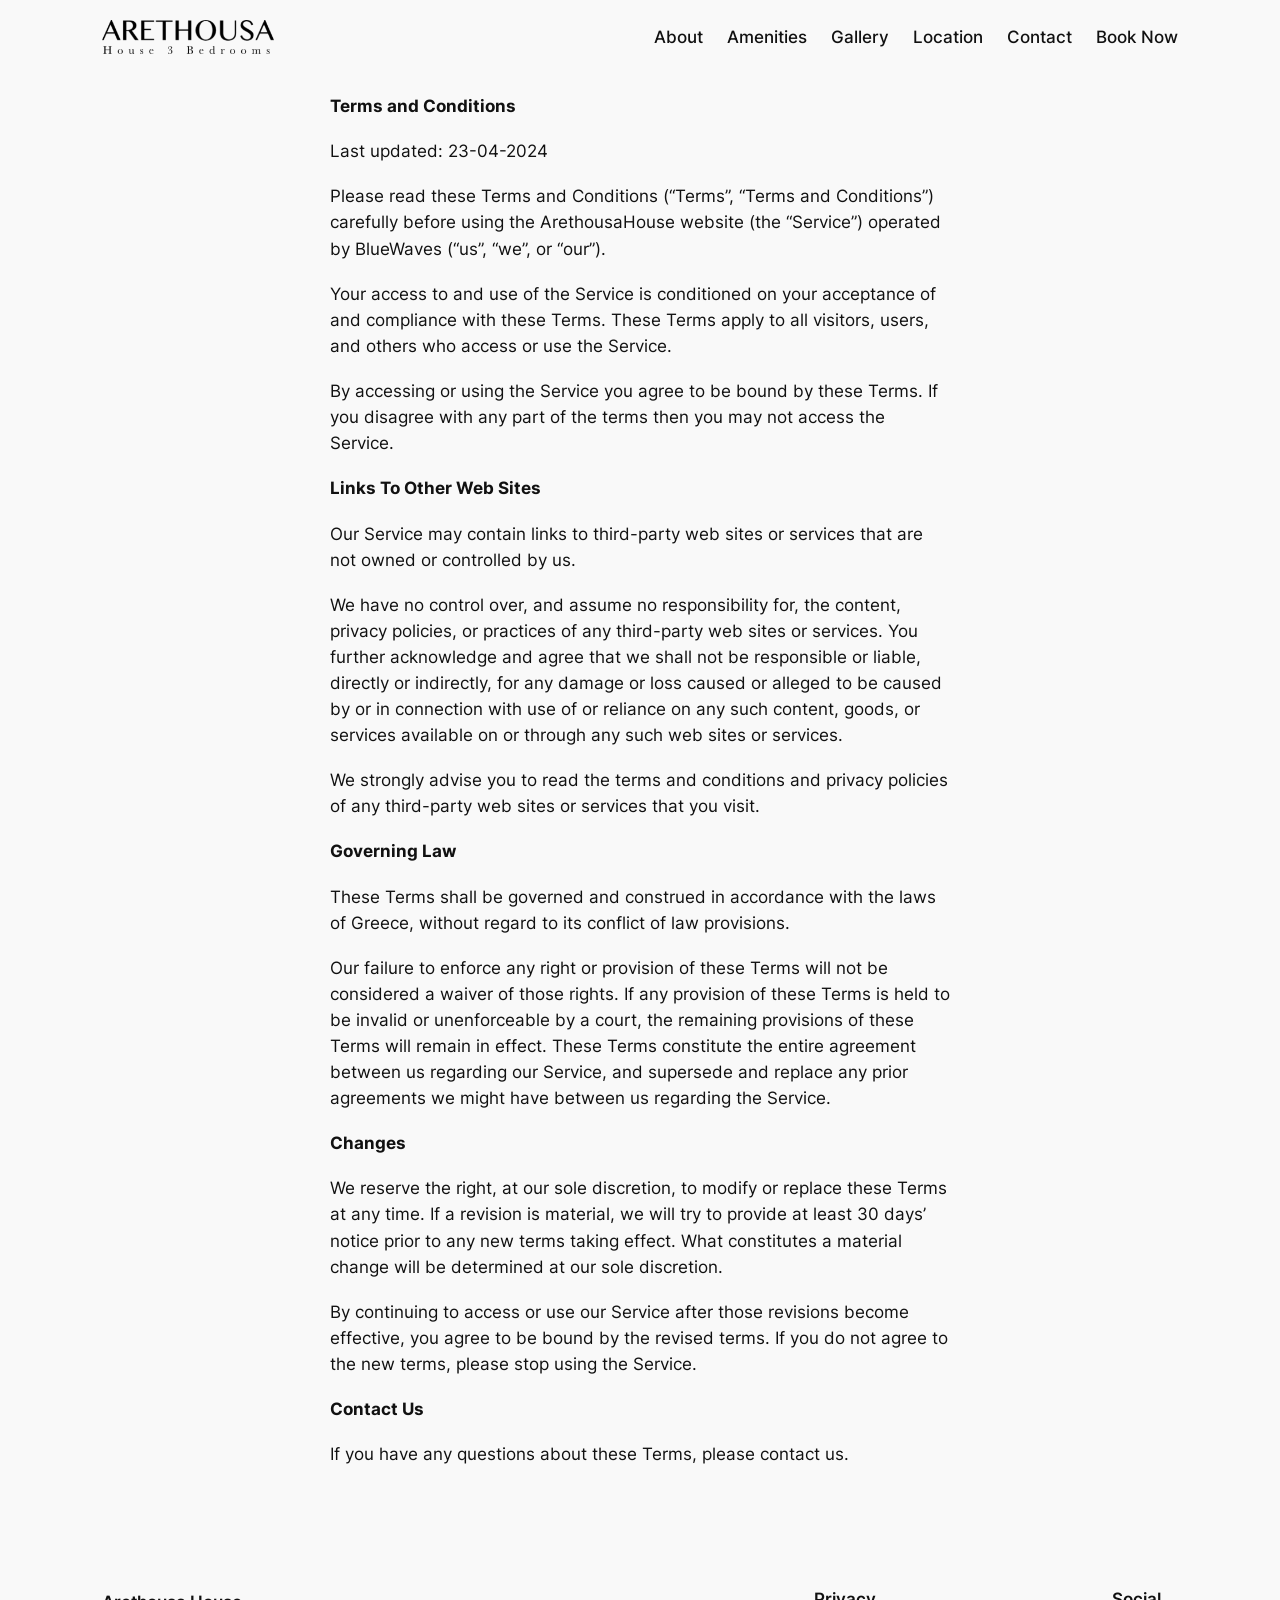
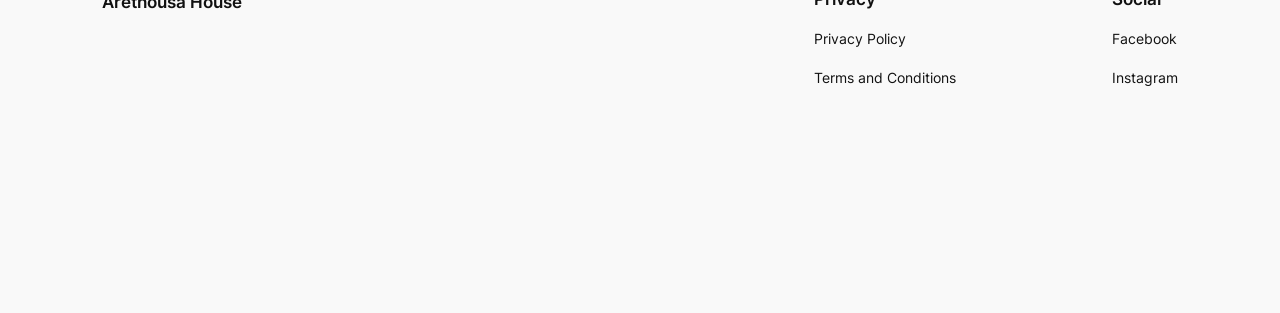
<file: terms-conditions/index.html>
<!DOCTYPE html>
<html lang="en-US">
<head>
	<meta charset="UTF-8" />
	<meta name="viewport" content="width=device-width, initial-scale=1" />
<meta name='robots' content='max-image-preview:large' />
<title>Terms &#038; Conditions &#8211; Arethousa House</title>
<style id="wp-img-auto-sizes-contain-inline-css">img:is([sizes=auto i],[sizes^="auto," i]){contain-intrinsic-size:3000px 1500px}

</style>
<link rel='stylesheet' id='twb-open-sans-css' href='https://fonts.googleapis.com/css?family=Open+Sans:300,400,500,600,700,800&amp;display=swap' media='all' />
<link rel='stylesheet' id='twbbwg-global-css' href='../wp-content/plugins/photo-gallery/booster/assets/css/global.css' media='all' />
<style id="wp-block-site-logo-inline-css">.wp-block-site-logo{box-sizing:border-box;line-height:0}.wp-block-site-logo a{display:inline-block;line-height:0}.wp-block-site-logo.is-default-size img{height:auto;width:120px}.wp-block-site-logo img{height:auto;max-width:100%}.wp-block-site-logo a,.wp-block-site-logo img{border-radius:inherit}.wp-block-site-logo.aligncenter{margin-left:auto;margin-right:auto;text-align:center}:root :where(.wp-block-site-logo.is-style-rounded){border-radius:9999px}

</style>
<style id="wp-block-group-inline-css">.wp-block-group{box-sizing:border-box}:where(.wp-block-group.wp-block-group-is-layout-constrained){position:relative}

</style>
<style id="wp-block-navigation-link-inline-css">.wp-block-navigation .wp-block-navigation-item__label{overflow-wrap:break-word}.wp-block-navigation .wp-block-navigation-item__description{display:none}.link-ui-tools{outline:1px solid #f0f0f0;padding:8px}.link-ui-block-inserter{padding-top:8px}.link-ui-block-inserter__back{margin-left:8px;text-transform:uppercase}

				.is-style-arrow-link .wp-block-navigation-item__label:after {
					content: "\2197";
					padding-inline-start: 0.25rem;
					vertical-align: middle;
					text-decoration: none;
					display: inline-block;
				}

</style>
<style id="wp-block-navigation-inline-css">.wp-block-navigation{position:relative}.wp-block-navigation ul{margin-bottom:0;margin-left:0;margin-top:0;padding-left:0}.wp-block-navigation ul,.wp-block-navigation ul li{list-style:none}.wp-block-navigation .wp-block-navigation-item{align-items:center;background-color:inherit;display:flex;position:relative}.wp-block-navigation .wp-block-navigation-item .wp-block-navigation__submenu-container:empty{display:none}.wp-block-navigation .wp-block-navigation-item__content{display:block;z-index:1}.wp-block-navigation .wp-block-navigation-item__content.wp-block-navigation-item__content{color:inherit}.wp-block-navigation.has-text-decoration-underline .wp-block-navigation-item__content,.wp-block-navigation.has-text-decoration-underline .wp-block-navigation-item__content:active,.wp-block-navigation.has-text-decoration-underline .wp-block-navigation-item__content:focus{text-decoration:underline}.wp-block-navigation.has-text-decoration-line-through .wp-block-navigation-item__content,.wp-block-navigation.has-text-decoration-line-through .wp-block-navigation-item__content:active,.wp-block-navigation.has-text-decoration-line-through .wp-block-navigation-item__content:focus{text-decoration:line-through}.wp-block-navigation :where(a),.wp-block-navigation :where(a:active),.wp-block-navigation :where(a:focus){text-decoration:none}.wp-block-navigation .wp-block-navigation__submenu-icon{align-self:center;background-color:inherit;border:none;color:currentColor;display:inline-block;font-size:inherit;height:.6em;line-height:0;margin-left:.25em;padding:0;width:.6em}.wp-block-navigation .wp-block-navigation__submenu-icon svg{stroke:currentColor;display:inline-block;height:inherit;margin-top:.075em;width:inherit}.wp-block-navigation{--navigation-layout-justification-setting:flex-start;--navigation-layout-direction:row;--navigation-layout-wrap:wrap;--navigation-layout-justify:flex-start;--navigation-layout-align:center}.wp-block-navigation.is-vertical{--navigation-layout-direction:column;--navigation-layout-justify:initial;--navigation-layout-align:flex-start}.wp-block-navigation.no-wrap{--navigation-layout-wrap:nowrap}.wp-block-navigation.items-justified-center{--navigation-layout-justification-setting:center;--navigation-layout-justify:center}.wp-block-navigation.items-justified-center.is-vertical{--navigation-layout-align:center}.wp-block-navigation.items-justified-right{--navigation-layout-justification-setting:flex-end;--navigation-layout-justify:flex-end}.wp-block-navigation.items-justified-right.is-vertical{--navigation-layout-align:flex-end}.wp-block-navigation.items-justified-space-between{--navigation-layout-justification-setting:space-between;--navigation-layout-justify:space-between}:where(.wp-block-navigation) ul li{padding:0}.wp-block-navigation .has-child .wp-block-navigation__submenu-container{align-items:normal;background-color:inherit;color:inherit;display:flex;flex-direction:column;opacity:0;position:absolute;z-index:2}@media not (prefers-reduced-motion){.wp-block-navigation .has-child .wp-block-navigation__submenu-container{transition:opacity .1s linear}}.wp-block-navigation .has-child .wp-block-navigation__submenu-container{height:0;overflow:hidden;visibility:hidden;width:0}.wp-block-navigation .has-child .wp-block-navigation__submenu-container>.wp-block-navigation-item>.wp-block-navigation-item__content{display:flex;flex-grow:1;padding:.5em 1em}.wp-block-navigation .has-child .wp-block-navigation__submenu-container>.wp-block-navigation-item>.wp-block-navigation-item__content .wp-block-navigation__submenu-icon{margin-left:auto;margin-right:0}.wp-block-navigation .has-child .wp-block-navigation__submenu-container .wp-block-navigation-item__content{margin:0}.wp-block-navigation .has-child .wp-block-navigation__submenu-container{left:-1px;top:100%}@media (min-width:782px){.wp-block-navigation .has-child .wp-block-navigation__submenu-container .wp-block-navigation__submenu-container{left:100%;top:-1px}.wp-block-navigation .has-child .wp-block-navigation__submenu-container .wp-block-navigation__submenu-container:before{background:transparent;content:"";display:block;height:100%;position:absolute;right:100%;width:.5em}.wp-block-navigation .has-child .wp-block-navigation__submenu-container .wp-block-navigation__submenu-icon{margin-right:.25em}.wp-block-navigation .has-child .wp-block-navigation__submenu-container .wp-block-navigation__submenu-icon svg{transform:rotate(-90deg)}}@media (hover:hover){.wp-block-navigation .has-child:not(.open-on-click):hover>.wp-block-navigation__submenu-container{height:auto;min-width:200px;opacity:1;overflow:visible;visibility:visible;width:auto}}.wp-block-navigation .has-child .wp-block-navigation-submenu__toggle[aria-expanded=true]~.wp-block-navigation__submenu-container,.wp-block-navigation .has-child:not(.open-on-click):not(.open-on-hover-click):focus-within>.wp-block-navigation__submenu-container{height:auto;min-width:200px;opacity:1;overflow:visible;visibility:visible;width:auto}.wp-block-navigation .has-child.open-always{align-items:var(--navigation-layout-align,initial);flex-direction:var(--navigation-layout-direction,initial);flex-wrap:var(--navigation-layout-wrap,wrap);gap:var(--wp--style--block-gap,2em)}.wp-block-navigation .has-child.open-always,.wp-block-navigation .has-child.open-always .wp-block-navigation-item{justify-content:var(--navigation-layout-justify,initial)}.wp-block-navigation .has-child.open-always .wp-block-navigation__submenu-container,.wp-block-navigation .has-child.open-always.wp-block-navigation-submenu{gap:var(--wp--style--block-gap,2em)}.wp-block-navigation .has-child.open-always .wp-block-navigation-item,.wp-block-navigation .has-child.open-always .wp-block-navigation__submenu-container,.wp-block-navigation .has-child.open-always.wp-block-navigation-submenu{padding-bottom:0;padding-top:0}.wp-block-navigation .has-child.open-always .wp-block-navigation__submenu-container{padding-left:var(--wp--style--block-gap,2em);padding-right:var(--wp--style--block-gap,2em)}.wp-block-navigation .has-child.open-always .wp-block-navigation__submenu-container .wp-block-navigation-item__content{padding:0}.wp-block-navigation .has-child.open-always .wp-block-navigation__submenu-container>.wp-block-navigation-item>.wp-block-navigation-item__content,.wp-block-navigation .has-child.open-always>.wp-block-navigation-item__content{flex-grow:0}.wp-block-navigation .has-child.open-always>.wp-block-navigation__submenu-container{background-color:transparent;border:none;color:inherit;flex-basis:100%;height:auto;opacity:1;overflow:visible;position:static;visibility:visible;width:auto}.wp-block-navigation.has-background .has-child .wp-block-navigation__submenu-container{left:0;top:100%}@media (min-width:782px){.wp-block-navigation.has-background .has-child .wp-block-navigation__submenu-container .wp-block-navigation__submenu-container{left:100%;top:0}}.wp-block-navigation-submenu{display:flex;position:relative}.wp-block-navigation-submenu .wp-block-navigation__submenu-icon svg{stroke:currentColor}button.wp-block-navigation-item__content{background-color:transparent;border:none;color:currentColor;font-family:inherit;font-size:inherit;font-style:inherit;font-weight:inherit;letter-spacing:inherit;line-height:inherit;text-align:left;text-transform:inherit}.wp-block-navigation-submenu__toggle{cursor:pointer}.wp-block-navigation-submenu__toggle[aria-expanded=true]+.wp-block-navigation__submenu-icon>svg,.wp-block-navigation-submenu__toggle[aria-expanded=true]>svg{transform:rotate(180deg)}.wp-block-navigation-item.open-on-click .wp-block-navigation-submenu__toggle{padding-left:0;padding-right:.85em}.wp-block-navigation-item.open-on-click .wp-block-navigation-submenu__toggle+.wp-block-navigation__submenu-icon{margin-left:-.6em;pointer-events:none}.wp-block-navigation-item.open-on-click button.wp-block-navigation-item__content:not(.wp-block-navigation-submenu__toggle){padding:0}.wp-block-navigation .wp-block-page-list,.wp-block-navigation__container,.wp-block-navigation__responsive-close,.wp-block-navigation__responsive-container,.wp-block-navigation__responsive-container-content,.wp-block-navigation__responsive-dialog{gap:inherit}:where(.wp-block-navigation.has-background .wp-block-navigation-item a:not(.wp-element-button)),:where(.wp-block-navigation.has-background .wp-block-navigation-submenu a:not(.wp-element-button)){padding:.5em 1em}:where(.wp-block-navigation .wp-block-navigation__submenu-container .wp-block-navigation-item a:not(.wp-element-button)),:where(.wp-block-navigation .wp-block-navigation__submenu-container .wp-block-navigation-submenu a:not(.wp-element-button)),:where(.wp-block-navigation .wp-block-navigation__submenu-container .wp-block-navigation-submenu button.wp-block-navigation-item__content),:where(.wp-block-navigation .wp-block-navigation__submenu-container .wp-block-pages-list__item button.wp-block-navigation-item__content){padding:.5em 1em}.wp-block-navigation.items-justified-right .wp-block-navigation__container .has-child .wp-block-navigation__submenu-container,.wp-block-navigation.items-justified-right .wp-block-page-list>.has-child .wp-block-navigation__submenu-container,.wp-block-navigation.items-justified-space-between .wp-block-page-list>.has-child:last-child .wp-block-navigation__submenu-container,.wp-block-navigation.items-justified-space-between>.wp-block-navigation__container>.has-child:last-child .wp-block-navigation__submenu-container{left:auto;right:0}.wp-block-navigation.items-justified-right .wp-block-navigation__container .has-child .wp-block-navigation__submenu-container .wp-block-navigation__submenu-container,.wp-block-navigation.items-justified-right .wp-block-page-list>.has-child .wp-block-navigation__submenu-container .wp-block-navigation__submenu-container,.wp-block-navigation.items-justified-space-between .wp-block-page-list>.has-child:last-child .wp-block-navigation__submenu-container .wp-block-navigation__submenu-container,.wp-block-navigation.items-justified-space-between>.wp-block-navigation__container>.has-child:last-child .wp-block-navigation__submenu-container .wp-block-navigation__submenu-container{left:-1px;right:-1px}@media (min-width:782px){.wp-block-navigation.items-justified-right .wp-block-navigation__container .has-child .wp-block-navigation__submenu-container .wp-block-navigation__submenu-container,.wp-block-navigation.items-justified-right .wp-block-page-list>.has-child .wp-block-navigation__submenu-container .wp-block-navigation__submenu-container,.wp-block-navigation.items-justified-space-between .wp-block-page-list>.has-child:last-child .wp-block-navigation__submenu-container .wp-block-navigation__submenu-container,.wp-block-navigation.items-justified-space-between>.wp-block-navigation__container>.has-child:last-child .wp-block-navigation__submenu-container .wp-block-navigation__submenu-container{left:auto;right:100%}}.wp-block-navigation:not(.has-background) .wp-block-navigation__submenu-container{background-color:#fff;border:1px solid rgba(0,0,0,.15)}.wp-block-navigation.has-background .wp-block-navigation__submenu-container{background-color:inherit}.wp-block-navigation:not(.has-text-color) .wp-block-navigation__submenu-container{color:#000}.wp-block-navigation__container{align-items:var(--navigation-layout-align,initial);display:flex;flex-direction:var(--navigation-layout-direction,initial);flex-wrap:var(--navigation-layout-wrap,wrap);justify-content:var(--navigation-layout-justify,initial);list-style:none;margin:0;padding-left:0}.wp-block-navigation__container .is-responsive{display:none}.wp-block-navigation__container:only-child,.wp-block-page-list:only-child{flex-grow:1}@keyframes overlay-menu__fade-in-animation{0%{opacity:0;transform:translateY(.5em)}to{opacity:1;transform:translateY(0)}}.wp-block-navigation__responsive-container{bottom:0;display:none;left:0;position:fixed;right:0;top:0}.wp-block-navigation__responsive-container :where(.wp-block-navigation-item a){color:inherit}.wp-block-navigation__responsive-container .wp-block-navigation__responsive-container-content{align-items:var(--navigation-layout-align,initial);display:flex;flex-direction:var(--navigation-layout-direction,initial);flex-wrap:var(--navigation-layout-wrap,wrap);justify-content:var(--navigation-layout-justify,initial)}.wp-block-navigation__responsive-container:not(.is-menu-open.is-menu-open){background-color:inherit!important;color:inherit!important}.wp-block-navigation__responsive-container.is-menu-open{background-color:inherit;display:flex;flex-direction:column}@media not (prefers-reduced-motion){.wp-block-navigation__responsive-container.is-menu-open{animation:overlay-menu__fade-in-animation .1s ease-out;animation-fill-mode:forwards}}.wp-block-navigation__responsive-container.is-menu-open:not(.disable-default-overlay){padding:clamp(1rem,var(--wp--style--root--padding-top),20rem) clamp(1rem,var(--wp--style--root--padding-right),20rem) clamp(1rem,var(--wp--style--root--padding-bottom),20rem) clamp(1rem,var(--wp--style--root--padding-left),20rem)}.wp-block-navigation__responsive-container.is-menu-open{overflow:auto;z-index:100000}.wp-block-navigation__responsive-container.is-menu-open:not(.disable-default-overlay) .wp-block-navigation__responsive-container-content{padding-top:calc(2rem + 24px)}.wp-block-navigation__responsive-container.is-menu-open:where(:not(.disable-default-overlay)) .wp-block-navigation__responsive-container-content{align-items:var(--navigation-layout-justification-setting,inherit);display:flex;flex-direction:column;flex-wrap:nowrap;overflow:visible}.wp-block-navigation__responsive-container.is-menu-open:where(:not(.disable-default-overlay)) .wp-block-navigation__responsive-container-content,.wp-block-navigation__responsive-container.is-menu-open:where(:not(.disable-default-overlay)) .wp-block-navigation__responsive-container-content .wp-block-navigation__container,.wp-block-navigation__responsive-container.is-menu-open:where(:not(.disable-default-overlay)) .wp-block-navigation__responsive-container-content .wp-block-page-list{justify-content:flex-start}.wp-block-navigation__responsive-container.is-menu-open:where(:not(.disable-default-overlay)) .wp-block-navigation__responsive-container-content .wp-block-navigation__submenu-icon{display:none}.wp-block-navigation__responsive-container.is-menu-open:where(:not(.disable-default-overlay)) .wp-block-navigation__responsive-container-content .has-child .wp-block-navigation__submenu-container{border:none;height:auto;min-width:200px;opacity:1;overflow:initial;padding-left:2rem;padding-right:2rem;position:static;visibility:visible;width:auto}.wp-block-navigation__responsive-container.is-menu-open:where(:not(.disable-default-overlay)) .wp-block-navigation__responsive-container-content .wp-block-navigation__container,.wp-block-navigation__responsive-container.is-menu-open:where(:not(.disable-default-overlay)) .wp-block-navigation__responsive-container-content .wp-block-navigation__submenu-container{gap:inherit}.wp-block-navigation__responsive-container.is-menu-open:where(:not(.disable-default-overlay)) .wp-block-navigation__responsive-container-content .wp-block-navigation__submenu-container{padding-top:var(--wp--style--block-gap,2em)}.wp-block-navigation__responsive-container.is-menu-open:where(:not(.disable-default-overlay)) .wp-block-navigation__responsive-container-content .wp-block-navigation-item__content{padding:0}.wp-block-navigation__responsive-container.is-menu-open:where(:not(.disable-default-overlay)) .wp-block-navigation__responsive-container-content .wp-block-navigation-item,.wp-block-navigation__responsive-container.is-menu-open:where(:not(.disable-default-overlay)) .wp-block-navigation__responsive-container-content .wp-block-navigation__container,.wp-block-navigation__responsive-container.is-menu-open:where(:not(.disable-default-overlay)) .wp-block-navigation__responsive-container-content .wp-block-page-list{align-items:var(--navigation-layout-justification-setting,initial);display:flex;flex-direction:column}.wp-block-navigation__responsive-container.is-menu-open:where(:not(.disable-default-overlay)) .wp-block-navigation-item,.wp-block-navigation__responsive-container.is-menu-open:where(:not(.disable-default-overlay)) .wp-block-navigation-item .wp-block-navigation__submenu-container,.wp-block-navigation__responsive-container.is-menu-open:where(:not(.disable-default-overlay)) .wp-block-navigation__container,.wp-block-navigation__responsive-container.is-menu-open:where(:not(.disable-default-overlay)) .wp-block-page-list{background:transparent!important;color:inherit!important}.wp-block-navigation__responsive-container.is-menu-open:where(:not(.disable-default-overlay)) .wp-block-navigation__submenu-container.wp-block-navigation__submenu-container.wp-block-navigation__submenu-container.wp-block-navigation__submenu-container{left:auto;right:auto}.wp-block-navigation__responsive-container.disable-default-overlay .wp-block-navigation__overlay-container{display:none;width:100%}.wp-block-navigation__responsive-container.disable-default-overlay .wp-block-navigation__responsive-close{max-width:none}.wp-block-navigation__responsive-container.disable-default-overlay.is-menu-open .wp-block-navigation__responsive-container-content>:not(.wp-block-navigation__overlay-container){display:none}.wp-block-navigation__responsive-container.disable-default-overlay.is-menu-open .wp-block-navigation__responsive-container-content .wp-block-navigation__overlay-container{display:block}.wp-block-navigation__responsive-container.disable-default-overlay.is-menu-open .wp-block-navigation__responsive-container-content .wp-block-navigation__overlay-container .wp-block-navigation__submenu-container{left:0;right:auto}@media (min-width:600px){.wp-block-navigation__responsive-container:not(.hidden-by-default):not(.is-menu-open){background-color:inherit;display:block;position:relative;width:100%;z-index:auto}.wp-block-navigation__responsive-container:not(.hidden-by-default):not(.is-menu-open) .wp-block-navigation__responsive-container-close{display:none}.wp-block-navigation__responsive-container.is-menu-open .wp-block-navigation__submenu-container.wp-block-navigation__submenu-container.wp-block-navigation__submenu-container.wp-block-navigation__submenu-container{left:0}}.wp-block-navigation:not(.has-background) .wp-block-navigation__responsive-container.is-menu-open:not(.disable-default-overlay){background-color:#fff}.wp-block-navigation:not(.has-text-color) .wp-block-navigation__responsive-container.is-menu-open:not(.disable-default-overlay){color:#000}.wp-block-navigation__toggle_button_label{font-size:1rem;font-weight:700}.wp-block-navigation__responsive-container-close,.wp-block-navigation__responsive-container-open{background:transparent;border:none;color:currentColor;cursor:pointer;margin:0;padding:0;text-transform:inherit;vertical-align:middle}.wp-block-navigation__responsive-container-close svg,.wp-block-navigation__responsive-container-open svg{fill:currentColor;display:block;height:24px;pointer-events:none;width:24px}.wp-block-navigation__responsive-container-open{display:flex}.wp-block-navigation__responsive-container-open.wp-block-navigation__responsive-container-open.wp-block-navigation__responsive-container-open{font-family:inherit;font-size:inherit;font-weight:inherit}@media (min-width:600px){.wp-block-navigation__responsive-container-open:not(.always-shown){display:none}}.wp-block-navigation__responsive-container-close{position:absolute;right:0;top:0;z-index:2}.wp-block-navigation__responsive-container-close.wp-block-navigation__responsive-container-close.wp-block-navigation__responsive-container-close{font-family:inherit;font-size:inherit;font-weight:inherit}.disable-default-overlay .wp-block-navigation__responsive-container-close{right:clamp(1rem,var(--wp--style--root--padding-left),20rem);top:clamp(1rem,var(--wp--style--root--padding-left),20rem)}.wp-block-navigation__responsive-close{width:100%}.has-modal-open .wp-block-navigation__responsive-close{margin-left:auto;margin-right:auto;max-width:var(--wp--style--global--wide-size,100%)}.wp-block-navigation__responsive-close:focus{outline:none}.is-menu-open .wp-block-navigation__responsive-close,.is-menu-open .wp-block-navigation__responsive-container-content,.is-menu-open .wp-block-navigation__responsive-dialog{box-sizing:border-box}.wp-block-navigation__responsive-dialog{position:relative}.has-modal-open .admin-bar .is-menu-open:where(:not(.disable-default-overlay)) .wp-block-navigation__responsive-dialog{margin-top:46px}@media (min-width:782px){.has-modal-open .admin-bar .is-menu-open:where(:not(.disable-default-overlay)) .wp-block-navigation__responsive-dialog{margin-top:32px}}html.has-modal-open{overflow:hidden}

</style>
<style id="wp-block-post-title-inline-css">.wp-block-post-title{box-sizing:border-box;word-break:break-word}.wp-block-post-title :where(a){display:inline-block;font-family:inherit;font-size:inherit;font-style:inherit;font-weight:inherit;letter-spacing:inherit;line-height:inherit;text-decoration:inherit}

</style>
<style id="wp-block-paragraph-inline-css">.is-small-text{font-size:.875em}.is-regular-text{font-size:1em}.is-large-text{font-size:2.25em}.is-larger-text{font-size:3em}.has-drop-cap:not(:focus):first-letter{float:left;font-size:8.4em;font-style:normal;font-weight:100;line-height:.68;margin:.05em .1em 0 0;text-transform:uppercase}body.rtl .has-drop-cap:not(:focus):first-letter{float:none;margin-left:.1em}p.has-drop-cap.has-background{overflow:hidden}:root :where(p.has-background){padding:1.25em 2.375em}:where(p.has-text-color:not(.has-link-color)) a{color:inherit}p.has-text-align-left[style*="writing-mode:vertical-lr"],p.has-text-align-right[style*="writing-mode:vertical-rl"]{rotate:180deg}

</style>
<style id="wp-block-post-content-inline-css">.wp-block-post-content{display:flow-root}

</style>
<style id="wp-block-site-title-inline-css">.wp-block-site-title{box-sizing:border-box}.wp-block-site-title :where(a){color:inherit;font-family:inherit;font-size:inherit;font-style:inherit;font-weight:inherit;letter-spacing:inherit;line-height:inherit;text-decoration:inherit}

</style>
<style id="wp-block-heading-inline-css">h1:where(.wp-block-heading).has-background,h2:where(.wp-block-heading).has-background,h3:where(.wp-block-heading).has-background,h4:where(.wp-block-heading).has-background,h5:where(.wp-block-heading).has-background,h6:where(.wp-block-heading).has-background{padding:1.25em 2.375em}h1.has-text-align-left[style*=writing-mode]:where([style*=vertical-lr]),h1.has-text-align-right[style*=writing-mode]:where([style*=vertical-rl]),h2.has-text-align-left[style*=writing-mode]:where([style*=vertical-lr]),h2.has-text-align-right[style*=writing-mode]:where([style*=vertical-rl]),h3.has-text-align-left[style*=writing-mode]:where([style*=vertical-lr]),h3.has-text-align-right[style*=writing-mode]:where([style*=vertical-rl]),h4.has-text-align-left[style*=writing-mode]:where([style*=vertical-lr]),h4.has-text-align-right[style*=writing-mode]:where([style*=vertical-rl]),h5.has-text-align-left[style*=writing-mode]:where([style*=vertical-lr]),h5.has-text-align-right[style*=writing-mode]:where([style*=vertical-rl]),h6.has-text-align-left[style*=writing-mode]:where([style*=vertical-lr]),h6.has-text-align-right[style*=writing-mode]:where([style*=vertical-rl]){rotate:180deg}

				.is-style-asterisk:before {
					content: '';
					width: 1.5rem;
					height: 3rem;
					background: var(--wp--preset--color--contrast-2, currentColor);
					clip-path: path('M11.93.684v8.039l5.633-5.633 1.216 1.23-5.66 5.66h8.04v1.737H13.2l5.701 5.701-1.23 1.23-5.742-5.742V21h-1.737v-8.094l-5.77 5.77-1.23-1.217 5.743-5.742H.842V9.98h8.162l-5.701-5.7 1.23-1.231 5.66 5.66V.684h1.737Z');
					display: block;
				}

				/* Hide the asterisk if the heading has no content, to avoid using empty headings to display the asterisk only, which is an A11Y issue */
				.is-style-asterisk:empty:before {
					content: none;
				}

				.is-style-asterisk:-moz-only-whitespace:before {
					content: none;
				}

				.is-style-asterisk.has-text-align-center:before {
					margin: 0 auto;
				}

				.is-style-asterisk.has-text-align-right:before {
					margin-left: auto;
				}

				.rtl .is-style-asterisk.has-text-align-left:before {
					margin-right: auto;
				}

</style>
<style id="wp-block-columns-inline-css">.wp-block-columns{box-sizing:border-box;display:flex;flex-wrap:wrap!important}@media (min-width:782px){.wp-block-columns{flex-wrap:nowrap!important}}.wp-block-columns{align-items:normal!important}.wp-block-columns.are-vertically-aligned-top{align-items:flex-start}.wp-block-columns.are-vertically-aligned-center{align-items:center}.wp-block-columns.are-vertically-aligned-bottom{align-items:flex-end}@media (max-width:781px){.wp-block-columns:not(.is-not-stacked-on-mobile)>.wp-block-column{flex-basis:100%!important}}@media (min-width:782px){.wp-block-columns:not(.is-not-stacked-on-mobile)>.wp-block-column{flex-basis:0;flex-grow:1}.wp-block-columns:not(.is-not-stacked-on-mobile)>.wp-block-column[style*=flex-basis]{flex-grow:0}}.wp-block-columns.is-not-stacked-on-mobile{flex-wrap:nowrap!important}.wp-block-columns.is-not-stacked-on-mobile>.wp-block-column{flex-basis:0;flex-grow:1}.wp-block-columns.is-not-stacked-on-mobile>.wp-block-column[style*=flex-basis]{flex-grow:0}:where(.wp-block-columns){margin-bottom:1.75em}:where(.wp-block-columns.has-background){padding:1.25em 2.375em}.wp-block-column{flex-grow:1;min-width:0;overflow-wrap:break-word;word-break:break-word}.wp-block-column.is-vertically-aligned-top{align-self:flex-start}.wp-block-column.is-vertically-aligned-center{align-self:center}.wp-block-column.is-vertically-aligned-bottom{align-self:flex-end}.wp-block-column.is-vertically-aligned-stretch{align-self:stretch}.wp-block-column.is-vertically-aligned-bottom,.wp-block-column.is-vertically-aligned-center,.wp-block-column.is-vertically-aligned-top{width:100%}

</style>
<style id="wp-block-library-inline-css">:root{--wp-block-synced-color:#7a00df;--wp-block-synced-color--rgb:122,0,223;--wp-bound-block-color:var(--wp-block-synced-color);--wp-editor-canvas-background:#ddd;--wp-admin-theme-color:#007cba;--wp-admin-theme-color--rgb:0,124,186;--wp-admin-theme-color-darker-10:#006ba1;--wp-admin-theme-color-darker-10--rgb:0,107,160.5;--wp-admin-theme-color-darker-20:#005a87;--wp-admin-theme-color-darker-20--rgb:0,90,135;--wp-admin-border-width-focus:2px}@media (min-resolution:192dpi){:root{--wp-admin-border-width-focus:1.5px}}.wp-element-button{cursor:pointer}:root .has-very-light-gray-background-color{background-color:#eee}:root .has-very-dark-gray-background-color{background-color:#313131}:root .has-very-light-gray-color{color:#eee}:root .has-very-dark-gray-color{color:#313131}:root .has-vivid-green-cyan-to-vivid-cyan-blue-gradient-background{background:linear-gradient(135deg,#00d084,#0693e3)}:root .has-purple-crush-gradient-background{background:linear-gradient(135deg,#34e2e4,#4721fb 50%,#ab1dfe)}:root .has-hazy-dawn-gradient-background{background:linear-gradient(135deg,#faaca8,#dad0ec)}:root .has-subdued-olive-gradient-background{background:linear-gradient(135deg,#fafae1,#67a671)}:root .has-atomic-cream-gradient-background{background:linear-gradient(135deg,#fdd79a,#004a59)}:root .has-nightshade-gradient-background{background:linear-gradient(135deg,#330968,#31cdcf)}:root .has-midnight-gradient-background{background:linear-gradient(135deg,#020381,#2874fc)}:root{--wp--preset--font-size--normal:16px;--wp--preset--font-size--huge:42px}.has-regular-font-size{font-size:1em}.has-larger-font-size{font-size:2.625em}.has-normal-font-size{font-size:var(--wp--preset--font-size--normal)}.has-huge-font-size{font-size:var(--wp--preset--font-size--huge)}:root .has-text-align-center{text-align:center}:root .has-text-align-left{text-align:left}:root .has-text-align-right{text-align:right}.has-fit-text{white-space:nowrap!important}#end-resizable-editor-section{display:none}.aligncenter{clear:both}.items-justified-left{justify-content:flex-start}.items-justified-center{justify-content:center}.items-justified-right{justify-content:flex-end}.items-justified-space-between{justify-content:space-between}.screen-reader-text{word-wrap:normal!important;border:0;clip-path:inset(50%);height:1px;margin:-1px;overflow:hidden;padding:0;position:absolute;width:1px;word-break:normal!important}.screen-reader-text:focus{background-color:#ddd;clip-path:none;color:#444;display:block;font-size:1em;height:auto;left:5px;line-height:normal;padding:15px 23px 14px;text-decoration:none;top:5px;width:auto;z-index:100000}html :where(.has-border-color){border-style:solid}html :where([style^=border-color],[style*=";border-color"],[style*="; border-color"]){border-style:solid}html :where([style^=border-top-color],[style*=";border-top-color"],[style*="; border-top-color"]){border-top-style:solid}html :where([style^=border-right-color],[style*=";border-right-color"],[style*="; border-right-color"]){border-right-style:solid}html :where([style^=border-bottom-color],[style*=";border-bottom-color"],[style*="; border-bottom-color"]){border-bottom-style:solid}html :where([style^=border-left-color],[style*=";border-left-color"],[style*="; border-left-color"]){border-left-style:solid}html :where([style^=border-width],[style*=";border-width"],[style*="; border-width"]){border-style:solid}html :where([style^=border-top-width],[style*=";border-top-width"],[style*="; border-top-width"]){border-top-style:solid}html :where([style^=border-right-width],[style*=";border-right-width"],[style*="; border-right-width"]){border-right-style:solid}html :where([style^=border-bottom-width],[style*=";border-bottom-width"],[style*="; border-bottom-width"]){border-bottom-style:solid}html :where([style^=border-left-width],[style*=";border-left-width"],[style*="; border-left-width"]){border-left-style:solid}html :where(img[class*=wp-image-]){height:auto;max-width:100%}:where(figure){margin:0 0 1em}html :where(.is-position-sticky){--wp-admin--admin-bar--position-offset:var(--wp-admin--admin-bar--height,0px)}@media screen and (max-width:600px){html :where(.is-position-sticky){--wp-admin--admin-bar--position-offset:0px}}

</style>
<style id="global-styles-inline-css">:root{--wp--preset--aspect-ratio--square: 1;--wp--preset--aspect-ratio--4-3: 4/3;--wp--preset--aspect-ratio--3-4: 3/4;--wp--preset--aspect-ratio--3-2: 3/2;--wp--preset--aspect-ratio--2-3: 2/3;--wp--preset--aspect-ratio--16-9: 16/9;--wp--preset--aspect-ratio--9-16: 9/16;--wp--preset--color--black: #000000;--wp--preset--color--cyan-bluish-gray: #abb8c3;--wp--preset--color--white: #ffffff;--wp--preset--color--pale-pink: #f78da7;--wp--preset--color--vivid-red: #cf2e2e;--wp--preset--color--luminous-vivid-orange: #ff6900;--wp--preset--color--luminous-vivid-amber: #fcb900;--wp--preset--color--light-green-cyan: #7bdcb5;--wp--preset--color--vivid-green-cyan: #00d084;--wp--preset--color--pale-cyan-blue: #8ed1fc;--wp--preset--color--vivid-cyan-blue: #0693e3;--wp--preset--color--vivid-purple: #9b51e0;--wp--preset--color--base: #f9f9f9;--wp--preset--color--base-2: #ffffff;--wp--preset--color--contrast: #111111;--wp--preset--color--contrast-2: #636363;--wp--preset--color--contrast-3: #A4A4A4;--wp--preset--color--accent: #cfcabe;--wp--preset--color--accent-2: #c2a990;--wp--preset--color--accent-3: #d8613c;--wp--preset--color--accent-4: #b1c5a4;--wp--preset--color--accent-5: #b5bdbc;--wp--preset--gradient--vivid-cyan-blue-to-vivid-purple: linear-gradient(135deg,rgb(6,147,227) 0%,rgb(155,81,224) 100%);--wp--preset--gradient--light-green-cyan-to-vivid-green-cyan: linear-gradient(135deg,rgb(122,220,180) 0%,rgb(0,208,130) 100%);--wp--preset--gradient--luminous-vivid-amber-to-luminous-vivid-orange: linear-gradient(135deg,rgb(252,185,0) 0%,rgb(255,105,0) 100%);--wp--preset--gradient--luminous-vivid-orange-to-vivid-red: linear-gradient(135deg,rgb(255,105,0) 0%,rgb(207,46,46) 100%);--wp--preset--gradient--very-light-gray-to-cyan-bluish-gray: linear-gradient(135deg,rgb(238,238,238) 0%,rgb(169,184,195) 100%);--wp--preset--gradient--cool-to-warm-spectrum: linear-gradient(135deg,rgb(74,234,220) 0%,rgb(151,120,209) 20%,rgb(207,42,186) 40%,rgb(238,44,130) 60%,rgb(251,105,98) 80%,rgb(254,248,76) 100%);--wp--preset--gradient--blush-light-purple: linear-gradient(135deg,rgb(255,206,236) 0%,rgb(152,150,240) 100%);--wp--preset--gradient--blush-bordeaux: linear-gradient(135deg,rgb(254,205,165) 0%,rgb(254,45,45) 50%,rgb(107,0,62) 100%);--wp--preset--gradient--luminous-dusk: linear-gradient(135deg,rgb(255,203,112) 0%,rgb(199,81,192) 50%,rgb(65,88,208) 100%);--wp--preset--gradient--pale-ocean: linear-gradient(135deg,rgb(255,245,203) 0%,rgb(182,227,212) 50%,rgb(51,167,181) 100%);--wp--preset--gradient--electric-grass: linear-gradient(135deg,rgb(202,248,128) 0%,rgb(113,206,126) 100%);--wp--preset--gradient--midnight: linear-gradient(135deg,rgb(2,3,129) 0%,rgb(40,116,252) 100%);--wp--preset--gradient--gradient-1: linear-gradient(to bottom, #cfcabe 0%, #F9F9F9 100%);--wp--preset--gradient--gradient-2: linear-gradient(to bottom, #C2A990 0%, #F9F9F9 100%);--wp--preset--gradient--gradient-3: linear-gradient(to bottom, #D8613C 0%, #F9F9F9 100%);--wp--preset--gradient--gradient-4: linear-gradient(to bottom, #B1C5A4 0%, #F9F9F9 100%);--wp--preset--gradient--gradient-5: linear-gradient(to bottom, #B5BDBC 0%, #F9F9F9 100%);--wp--preset--gradient--gradient-6: linear-gradient(to bottom, #A4A4A4 0%, #F9F9F9 100%);--wp--preset--gradient--gradient-7: linear-gradient(to bottom, #cfcabe 50%, #F9F9F9 50%);--wp--preset--gradient--gradient-8: linear-gradient(to bottom, #C2A990 50%, #F9F9F9 50%);--wp--preset--gradient--gradient-9: linear-gradient(to bottom, #D8613C 50%, #F9F9F9 50%);--wp--preset--gradient--gradient-10: linear-gradient(to bottom, #B1C5A4 50%, #F9F9F9 50%);--wp--preset--gradient--gradient-11: linear-gradient(to bottom, #B5BDBC 50%, #F9F9F9 50%);--wp--preset--gradient--gradient-12: linear-gradient(to bottom, #A4A4A4 50%, #F9F9F9 50%);--wp--preset--font-size--small: 0.9rem;--wp--preset--font-size--medium: 1.05rem;--wp--preset--font-size--large: clamp(1.39rem, 1.39rem + ((1vw - 0.2rem) * 0.767), 1.85rem);--wp--preset--font-size--x-large: clamp(1.85rem, 1.85rem + ((1vw - 0.2rem) * 1.083), 2.5rem);--wp--preset--font-size--xx-large: clamp(2.5rem, 2.5rem + ((1vw - 0.2rem) * 1.283), 3.27rem);--wp--preset--font-family--body: "Inter", sans-serif;--wp--preset--font-family--heading: Cardo;--wp--preset--font-family--system-sans-serif: -apple-system, BlinkMacSystemFont, avenir next, avenir, segoe ui, helvetica neue, helvetica, Cantarell, Ubuntu, roboto, noto, arial, sans-serif;--wp--preset--font-family--system-serif: Iowan Old Style, Apple Garamond, Baskerville, Times New Roman, Droid Serif, Times, Source Serif Pro, serif, Apple Color Emoji, Segoe UI Emoji, Segoe UI Symbol;--wp--preset--spacing--20: min(1.5rem, 2vw);--wp--preset--spacing--30: min(2.5rem, 3vw);--wp--preset--spacing--40: min(4rem, 5vw);--wp--preset--spacing--50: min(6.5rem, 8vw);--wp--preset--spacing--60: min(10.5rem, 13vw);--wp--preset--spacing--70: 3.38rem;--wp--preset--spacing--80: 5.06rem;--wp--preset--spacing--10: 1rem;--wp--preset--shadow--natural: 6px 6px 9px rgba(0, 0, 0, 0.2);--wp--preset--shadow--deep: 12px 12px 50px rgba(0, 0, 0, 0.4);--wp--preset--shadow--sharp: 6px 6px 0px rgba(0, 0, 0, 0.2);--wp--preset--shadow--outlined: 6px 6px 0px -3px rgb(255, 255, 255), 6px 6px rgb(0, 0, 0);--wp--preset--shadow--crisp: 6px 6px 0px rgb(0, 0, 0);}.wp-block-button{--wp--preset--dimension--25: 25%;--wp--preset--dimension--50: 50%;--wp--preset--dimension--75: 75%;--wp--preset--dimension--100: 100%;}:root { --wp--style--global--content-size: 620px;--wp--style--global--wide-size: 1280px; }:where(body) { margin: 0; }.wp-site-blocks { padding-top: var(--wp--style--root--padding-top); padding-bottom: var(--wp--style--root--padding-bottom); }.has-global-padding { padding-right: var(--wp--style--root--padding-right); padding-left: var(--wp--style--root--padding-left); }.has-global-padding > .alignfull { margin-right: calc(var(--wp--style--root--padding-right) * -1); margin-left: calc(var(--wp--style--root--padding-left) * -1); }.has-global-padding :where(:not(.alignfull.is-layout-flow) > .has-global-padding:not(.wp-block-block, .alignfull)) { padding-right: 0; padding-left: 0; }.has-global-padding :where(:not(.alignfull.is-layout-flow) > .has-global-padding:not(.wp-block-block, .alignfull)) > .alignfull { margin-left: 0; margin-right: 0; }.wp-site-blocks > .alignleft { float: left; margin-right: 2em; }.wp-site-blocks > .alignright { float: right; margin-left: 2em; }.wp-site-blocks > .aligncenter { justify-content: center; margin-left: auto; margin-right: auto; }:where(.wp-site-blocks) > * { margin-block-start: 1.2rem; margin-block-end: 0; }:where(.wp-site-blocks) > :first-child { margin-block-start: 0; }:where(.wp-site-blocks) > :last-child { margin-block-end: 0; }:root { --wp--style--block-gap: 1.2rem; }:root :where(.is-layout-flow) > :first-child{margin-block-start: 0;}:root :where(.is-layout-flow) > :last-child{margin-block-end: 0;}:root :where(.is-layout-flow) > *{margin-block-start: 1.2rem;margin-block-end: 0;}:root :where(.is-layout-constrained) > :first-child{margin-block-start: 0;}:root :where(.is-layout-constrained) > :last-child{margin-block-end: 0;}:root :where(.is-layout-constrained) > *{margin-block-start: 1.2rem;margin-block-end: 0;}:root :where(.is-layout-flex){gap: 1.2rem;}:root :where(.is-layout-grid){gap: 1.2rem;}.is-layout-flow > .alignleft{float: left;margin-inline-start: 0;margin-inline-end: 2em;}.is-layout-flow > .alignright{float: right;margin-inline-start: 2em;margin-inline-end: 0;}.is-layout-flow > .aligncenter{margin-left: auto !important;margin-right: auto !important;}.is-layout-constrained > .alignleft{float: left;margin-inline-start: 0;margin-inline-end: 2em;}.is-layout-constrained > .alignright{float: right;margin-inline-start: 2em;margin-inline-end: 0;}.is-layout-constrained > .aligncenter{margin-left: auto !important;margin-right: auto !important;}.is-layout-constrained > :where(:not(.alignleft):not(.alignright):not(.alignfull)){max-width: var(--wp--style--global--content-size);margin-left: auto !important;margin-right: auto !important;}.is-layout-constrained > .alignwide{max-width: var(--wp--style--global--wide-size);}body .is-layout-flex{display: flex;}.is-layout-flex{flex-wrap: wrap;align-items: center;}.is-layout-flex > :is(*, div){margin: 0;}body .is-layout-grid{display: grid;}.is-layout-grid > :is(*, div){margin: 0;}body{background-color: var(--wp--preset--color--base);color: var(--wp--preset--color--contrast);font-family: var(--wp--preset--font-family--body);font-size: var(--wp--preset--font-size--medium);font-style: normal;font-weight: 400;line-height: 1.55;--wp--style--root--padding-top: 0px;--wp--style--root--padding-right: var(--wp--preset--spacing--50);--wp--style--root--padding-bottom: 0px;--wp--style--root--padding-left: var(--wp--preset--spacing--50);}a:where(:not(.wp-element-button)){color: var(--wp--preset--color--contrast);}:root :where(a:where(:not(.wp-element-button)):hover){text-decoration: none;}h1, h2, h3, h4, h5, h6{color: var(--wp--preset--color--contrast);font-family: var(--wp--preset--font-family--heading);font-weight: 400;line-height: 1.2;}h1{font-size: var(--wp--preset--font-size--xx-large);line-height: 1.15;}h2{font-size: var(--wp--preset--font-size--x-large);}h3{font-size: var(--wp--preset--font-size--large);}h4{font-size: clamp(1.1rem, 1.1rem + ((1vw - 0.2rem) * 0.767), 1.5rem);}h5{font-size: var(--wp--preset--font-size--medium);}h6{font-size: var(--wp--preset--font-size--small);}:root :where(.wp-element-button, .wp-block-button__link){background-color: var(--wp--preset--color--contrast);border-radius: .33rem;border-color: var(--wp--preset--color--contrast);border-width: 0;color: var(--wp--preset--color--base);font-family: inherit;font-size: var(--wp--preset--font-size--small);font-style: normal;font-weight: 500;letter-spacing: inherit;line-height: inherit;padding-top: 0.6rem;padding-right: 1rem;padding-bottom: 0.6rem;padding-left: 1rem;text-decoration: none;text-transform: inherit;}:root :where(.wp-element-button:hover, .wp-block-button__link:hover){background-color: var(--wp--preset--color--contrast-2);border-color: var(--wp--preset--color--contrast-2);color: var(--wp--preset--color--base);}:root :where(.wp-element-button:focus, .wp-block-button__link:focus){background-color: var(--wp--preset--color--contrast-2);border-color: var(--wp--preset--color--contrast-2);color: var(--wp--preset--color--base);outline-color: var(--wp--preset--color--contrast);outline-offset: 2px;}:root :where(.wp-element-button:active, .wp-block-button__link:active){background-color: var(--wp--preset--color--contrast);color: var(--wp--preset--color--base);}:root :where(.wp-element-caption, .wp-block-audio figcaption, .wp-block-embed figcaption, .wp-block-gallery figcaption, .wp-block-image figcaption, .wp-block-table figcaption, .wp-block-video figcaption){color: var(--wp--preset--color--contrast-2);font-family: var(--wp--preset--font-family--body);font-size: 0.8rem;}.has-black-color{color: var(--wp--preset--color--black) !important;}.has-cyan-bluish-gray-color{color: var(--wp--preset--color--cyan-bluish-gray) !important;}.has-white-color{color: var(--wp--preset--color--white) !important;}.has-pale-pink-color{color: var(--wp--preset--color--pale-pink) !important;}.has-vivid-red-color{color: var(--wp--preset--color--vivid-red) !important;}.has-luminous-vivid-orange-color{color: var(--wp--preset--color--luminous-vivid-orange) !important;}.has-luminous-vivid-amber-color{color: var(--wp--preset--color--luminous-vivid-amber) !important;}.has-light-green-cyan-color{color: var(--wp--preset--color--light-green-cyan) !important;}.has-vivid-green-cyan-color{color: var(--wp--preset--color--vivid-green-cyan) !important;}.has-pale-cyan-blue-color{color: var(--wp--preset--color--pale-cyan-blue) !important;}.has-vivid-cyan-blue-color{color: var(--wp--preset--color--vivid-cyan-blue) !important;}.has-vivid-purple-color{color: var(--wp--preset--color--vivid-purple) !important;}.has-base-color{color: var(--wp--preset--color--base) !important;}.has-base-2-color{color: var(--wp--preset--color--base-2) !important;}.has-contrast-color{color: var(--wp--preset--color--contrast) !important;}.has-contrast-2-color{color: var(--wp--preset--color--contrast-2) !important;}.has-contrast-3-color{color: var(--wp--preset--color--contrast-3) !important;}.has-accent-color{color: var(--wp--preset--color--accent) !important;}.has-accent-2-color{color: var(--wp--preset--color--accent-2) !important;}.has-accent-3-color{color: var(--wp--preset--color--accent-3) !important;}.has-accent-4-color{color: var(--wp--preset--color--accent-4) !important;}.has-accent-5-color{color: var(--wp--preset--color--accent-5) !important;}.has-black-background-color{background-color: var(--wp--preset--color--black) !important;}.has-cyan-bluish-gray-background-color{background-color: var(--wp--preset--color--cyan-bluish-gray) !important;}.has-white-background-color{background-color: var(--wp--preset--color--white) !important;}.has-pale-pink-background-color{background-color: var(--wp--preset--color--pale-pink) !important;}.has-vivid-red-background-color{background-color: var(--wp--preset--color--vivid-red) !important;}.has-luminous-vivid-orange-background-color{background-color: var(--wp--preset--color--luminous-vivid-orange) !important;}.has-luminous-vivid-amber-background-color{background-color: var(--wp--preset--color--luminous-vivid-amber) !important;}.has-light-green-cyan-background-color{background-color: var(--wp--preset--color--light-green-cyan) !important;}.has-vivid-green-cyan-background-color{background-color: var(--wp--preset--color--vivid-green-cyan) !important;}.has-pale-cyan-blue-background-color{background-color: var(--wp--preset--color--pale-cyan-blue) !important;}.has-vivid-cyan-blue-background-color{background-color: var(--wp--preset--color--vivid-cyan-blue) !important;}.has-vivid-purple-background-color{background-color: var(--wp--preset--color--vivid-purple) !important;}.has-base-background-color{background-color: var(--wp--preset--color--base) !important;}.has-base-2-background-color{background-color: var(--wp--preset--color--base-2) !important;}.has-contrast-background-color{background-color: var(--wp--preset--color--contrast) !important;}.has-contrast-2-background-color{background-color: var(--wp--preset--color--contrast-2) !important;}.has-contrast-3-background-color{background-color: var(--wp--preset--color--contrast-3) !important;}.has-accent-background-color{background-color: var(--wp--preset--color--accent) !important;}.has-accent-2-background-color{background-color: var(--wp--preset--color--accent-2) !important;}.has-accent-3-background-color{background-color: var(--wp--preset--color--accent-3) !important;}.has-accent-4-background-color{background-color: var(--wp--preset--color--accent-4) !important;}.has-accent-5-background-color{background-color: var(--wp--preset--color--accent-5) !important;}.has-black-border-color{border-color: var(--wp--preset--color--black) !important;}.has-cyan-bluish-gray-border-color{border-color: var(--wp--preset--color--cyan-bluish-gray) !important;}.has-white-border-color{border-color: var(--wp--preset--color--white) !important;}.has-pale-pink-border-color{border-color: var(--wp--preset--color--pale-pink) !important;}.has-vivid-red-border-color{border-color: var(--wp--preset--color--vivid-red) !important;}.has-luminous-vivid-orange-border-color{border-color: var(--wp--preset--color--luminous-vivid-orange) !important;}.has-luminous-vivid-amber-border-color{border-color: var(--wp--preset--color--luminous-vivid-amber) !important;}.has-light-green-cyan-border-color{border-color: var(--wp--preset--color--light-green-cyan) !important;}.has-vivid-green-cyan-border-color{border-color: var(--wp--preset--color--vivid-green-cyan) !important;}.has-pale-cyan-blue-border-color{border-color: var(--wp--preset--color--pale-cyan-blue) !important;}.has-vivid-cyan-blue-border-color{border-color: var(--wp--preset--color--vivid-cyan-blue) !important;}.has-vivid-purple-border-color{border-color: var(--wp--preset--color--vivid-purple) !important;}.has-base-border-color{border-color: var(--wp--preset--color--base) !important;}.has-base-2-border-color{border-color: var(--wp--preset--color--base-2) !important;}.has-contrast-border-color{border-color: var(--wp--preset--color--contrast) !important;}.has-contrast-2-border-color{border-color: var(--wp--preset--color--contrast-2) !important;}.has-contrast-3-border-color{border-color: var(--wp--preset--color--contrast-3) !important;}.has-accent-border-color{border-color: var(--wp--preset--color--accent) !important;}.has-accent-2-border-color{border-color: var(--wp--preset--color--accent-2) !important;}.has-accent-3-border-color{border-color: var(--wp--preset--color--accent-3) !important;}.has-accent-4-border-color{border-color: var(--wp--preset--color--accent-4) !important;}.has-accent-5-border-color{border-color: var(--wp--preset--color--accent-5) !important;}.has-vivid-cyan-blue-to-vivid-purple-gradient-background{background: var(--wp--preset--gradient--vivid-cyan-blue-to-vivid-purple) !important;}.has-light-green-cyan-to-vivid-green-cyan-gradient-background{background: var(--wp--preset--gradient--light-green-cyan-to-vivid-green-cyan) !important;}.has-luminous-vivid-amber-to-luminous-vivid-orange-gradient-background{background: var(--wp--preset--gradient--luminous-vivid-amber-to-luminous-vivid-orange) !important;}.has-luminous-vivid-orange-to-vivid-red-gradient-background{background: var(--wp--preset--gradient--luminous-vivid-orange-to-vivid-red) !important;}.has-very-light-gray-to-cyan-bluish-gray-gradient-background{background: var(--wp--preset--gradient--very-light-gray-to-cyan-bluish-gray) !important;}.has-cool-to-warm-spectrum-gradient-background{background: var(--wp--preset--gradient--cool-to-warm-spectrum) !important;}.has-blush-light-purple-gradient-background{background: var(--wp--preset--gradient--blush-light-purple) !important;}.has-blush-bordeaux-gradient-background{background: var(--wp--preset--gradient--blush-bordeaux) !important;}.has-luminous-dusk-gradient-background{background: var(--wp--preset--gradient--luminous-dusk) !important;}.has-pale-ocean-gradient-background{background: var(--wp--preset--gradient--pale-ocean) !important;}.has-electric-grass-gradient-background{background: var(--wp--preset--gradient--electric-grass) !important;}.has-midnight-gradient-background{background: var(--wp--preset--gradient--midnight) !important;}.has-gradient-1-gradient-background{background: var(--wp--preset--gradient--gradient-1) !important;}.has-gradient-2-gradient-background{background: var(--wp--preset--gradient--gradient-2) !important;}.has-gradient-3-gradient-background{background: var(--wp--preset--gradient--gradient-3) !important;}.has-gradient-4-gradient-background{background: var(--wp--preset--gradient--gradient-4) !important;}.has-gradient-5-gradient-background{background: var(--wp--preset--gradient--gradient-5) !important;}.has-gradient-6-gradient-background{background: var(--wp--preset--gradient--gradient-6) !important;}.has-gradient-7-gradient-background{background: var(--wp--preset--gradient--gradient-7) !important;}.has-gradient-8-gradient-background{background: var(--wp--preset--gradient--gradient-8) !important;}.has-gradient-9-gradient-background{background: var(--wp--preset--gradient--gradient-9) !important;}.has-gradient-10-gradient-background{background: var(--wp--preset--gradient--gradient-10) !important;}.has-gradient-11-gradient-background{background: var(--wp--preset--gradient--gradient-11) !important;}.has-gradient-12-gradient-background{background: var(--wp--preset--gradient--gradient-12) !important;}.has-small-font-size{font-size: var(--wp--preset--font-size--small) !important;}.has-medium-font-size{font-size: var(--wp--preset--font-size--medium) !important;}.has-large-font-size{font-size: var(--wp--preset--font-size--large) !important;}.has-x-large-font-size{font-size: var(--wp--preset--font-size--x-large) !important;}.has-xx-large-font-size{font-size: var(--wp--preset--font-size--xx-large) !important;}.has-body-font-family{font-family: var(--wp--preset--font-family--body) !important;}.has-heading-font-family{font-family: var(--wp--preset--font-family--heading) !important;}.has-system-sans-serif-font-family{font-family: var(--wp--preset--font-family--system-sans-serif) !important;}.has-system-serif-font-family{font-family: var(--wp--preset--font-family--system-serif) !important;}:where(.wp-site-blocks *:focus){outline-width:2px;outline-style:solid}
:root :where(.wp-block-navigation){font-weight: 500;}
:root :where(.wp-block-navigation a:where(:not(.wp-element-button))){text-decoration: none;}
:root :where(.wp-block-navigation a:where(:not(.wp-element-button)):hover){text-decoration: underline;}
:root :where(.wp-block-post-title){font-style: normal;font-weight: 400;line-height: 1.5;}:root :where(.wp-block-post-title){display:none;}
:root :where(.wp-block-post-title a:where(:not(.wp-element-button))){text-decoration: none;}
:root :where(.wp-block-post-title a:where(:not(.wp-element-button)):hover){text-decoration: underline;}
:root :where(.wp-block-site-title){font-family: var(--wp--preset--font-family--body);font-size: clamp(0.875rem, 0.875rem + ((1vw - 0.2rem) * 0.542), 1.2rem);font-style: normal;font-weight: 600;}
:root :where(.wp-block-site-title a:where(:not(.wp-element-button))){text-decoration: none;}
:root :where(.wp-block-site-title a:where(:not(.wp-element-button)):hover){text-decoration: none;}

</style>
<style id="core-block-supports-inline-css">.wp-container-core-group-is-layout-f4752a5b > *{margin-block-start:0;margin-block-end:0;}.wp-container-core-group-is-layout-f4752a5b > * + *{margin-block-start:0px;margin-block-end:0;}.wp-container-core-group-is-layout-c7f04a3e{gap:var(--wp--preset--spacing--20);}.wp-container-core-navigation-is-layout-5e1415c7{gap:var(--wp--preset--spacing--20);justify-content:flex-end;}.wp-container-core-group-is-layout-3bd2330e{justify-content:flex-start;}.wp-container-core-group-is-layout-1d0a7695{justify-content:space-between;}.wp-container-core-group-is-layout-831b2db5{flex-direction:column;align-items:flex-start;}.wp-container-core-group-is-layout-bce0c455{gap:var(--wp--preset--spacing--10);flex-direction:column;align-items:flex-start;}.wp-container-core-group-is-layout-d8dce8eb{flex-direction:column;align-items:stretch;}.wp-container-core-navigation-is-layout-bce0c455{gap:var(--wp--preset--spacing--10);flex-direction:column;align-items:flex-start;}.wp-container-core-group-is-layout-cf54d0a6{justify-content:space-between;align-items:flex-start;}.wp-container-core-columns-is-layout-3a88641f{flex-wrap:nowrap;}.wp-elements-1 a:where(:not(.wp-element-button)){color:var(--wp--preset--color--contrast);}

</style>
<style id="wp-block-template-skip-link-inline-css">/*! This file is auto-generated */
.skip-link.screen-reader-text{border:0;clip-path:inset(50%);height:1px;margin:-1px;overflow:hidden;padding:0;position:absolute!important;width:1px;word-wrap:normal!important;word-break:normal!important}.skip-link.screen-reader-text:focus{background-color:#eee;clip-path:none;color:#444;display:block;font-size:1em;height:auto;left:5px;line-height:normal;padding:15px 23px 14px;text-decoration:none;top:5px;width:auto;z-index:100000}

</style>
<link rel='stylesheet' id='bwg_fonts-css' href='../wp-content/plugins/photo-gallery/css/bwg-fonts/fonts.css' media='all' />
<link rel='stylesheet' id='sumoselect-css' href='../wp-content/plugins/photo-gallery/css/sumoselect.min.css' media='all' />
<link rel='stylesheet' id='mCustomScrollbar-css' href='../wp-content/plugins/photo-gallery/css/jquery.mCustomScrollbar.min.css' media='all' />
<link rel='stylesheet' id='bwg_googlefonts-css' href='https://fonts.googleapis.com/css?family=Ubuntu&amp;subset=greek,latin,greek-ext,vietnamese,cyrillic-ext,latin-ext,cyrillic' media='all' />
<link rel='stylesheet' id='bwg_frontend-css' href='../wp-content/plugins/photo-gallery/css/styles.min.css' media='all' />
<script id="jquery-core-js" src="../wp-includes/js/jquery/jquery.min.js"></script>
<script id="jquery-migrate-js" src="../wp-includes/js/jquery/jquery-migrate.min.js"></script>
<script id="twbbwg-circle-js" src="../wp-content/plugins/photo-gallery/booster/assets/js/circle-progress.js"></script>
<script id="twbbwg-global-js-extra">
var twb = {"nonce":"9a0ea3d215","ajax_url":"../wp-admin/admin-ajax.php","plugin_url":"../wp-content/plugins/photo-gallery/booster","href":"../wp-admin/admin.php?page=twbbwg_photo-gallery"};
var twb = {"nonce":"9a0ea3d215","ajax_url":"../wp-admin/admin-ajax.php","plugin_url":"../wp-content/plugins/photo-gallery/booster","href":"../wp-admin/admin.php?page=twbbwg_photo-gallery"};
//# sourceURL=twbbwg-global-js-extra
</script>
<script id="twbbwg-global-js" src="../wp-content/plugins/photo-gallery/booster/assets/js/global.js"></script>
<script id="sumoselect-js" src="../wp-content/plugins/photo-gallery/js/jquery.sumoselect.min.js"></script>
<script id="bwg_mobile-js" src="../wp-content/plugins/photo-gallery/js/tocca.min.js"></script>
<script id="mCustomScrollbar-js" src="../wp-content/plugins/photo-gallery/js/jquery.mCustomScrollbar.concat.min.js"></script>
<script id="jquery-fullscreen-js" src="../wp-content/plugins/photo-gallery/js/jquery.fullscreen.min.js"></script>
<script id="bwg_frontend-js-extra">
var bwg_objectsL10n = {"bwg_field_required":"field is required.","bwg_mail_validation":"This is not a valid email address.","bwg_search_result":"There are no images matching your search.","bwg_select_tag":"Select Tag","bwg_order_by":"Order By","bwg_search":"Search","bwg_show_ecommerce":"Show Ecommerce","bwg_hide_ecommerce":"Hide Ecommerce","bwg_show_comments":"Show Comments","bwg_hide_comments":"Hide Comments","bwg_restore":"Restore","bwg_maximize":"Maximize","bwg_fullscreen":"Fullscreen","bwg_exit_fullscreen":"Exit Fullscreen","bwg_search_tag":"SEARCH...","bwg_tag_no_match":"No tags found","bwg_all_tags_selected":"All tags selected","bwg_tags_selected":"tags selected","play":"Play","pause":"Pause","is_pro":"","bwg_play":"Play","bwg_pause":"Pause","bwg_hide_info":"Hide info","bwg_show_info":"Show info","bwg_hide_rating":"Hide rating","bwg_show_rating":"Show rating","ok":"Ok","cancel":"Cancel","select_all":"Select all","lazy_load":"0","lazy_loader":"../wp-content/plugins/photo-gallery/images/ajax_loader.png","front_ajax":"0","bwg_tag_see_all":"see all tags","bwg_tag_see_less":"see less tags"};
//# sourceURL=bwg_frontend-js-extra
</script>
<script id="bwg_frontend-js" src="../wp-content/plugins/photo-gallery/js/scripts.min.js"></script>
<script id="wp-importmap" type="importmap">
{"imports":{"@wordpress/interactivity":"../wp-includes/js/dist/script-modules/interactivity/index.min.js?ver=efaa5193bbad9c60ffd1"}}
</script>
<link rel="modulepreload" href="../wp-includes/js/dist/script-modules/interactivity/index.min.js" id="@wordpress/interactivity-js-modulepreload" fetchpriority="low">
<style class="wp-fonts-local">@font-face{font-family:Inter;font-style:normal;font-weight:300 900;font-display:fallback;src:url('../wp-content/themes/twentytwentyfour/assets/fonts/inter/Inter-VariableFont_slnt,wght.woff2') format('woff2');font-stretch:normal;}
@font-face{font-family:Cardo;font-style:normal;font-weight:400;font-display:fallback;src:url('../wp-content/themes/twentytwentyfour/assets/fonts/cardo/cardo_normal_400.woff2') format('woff2');}
@font-face{font-family:Cardo;font-style:italic;font-weight:400;font-display:fallback;src:url('../wp-content/themes/twentytwentyfour/assets/fonts/cardo/cardo_italic_400.woff2') format('woff2');}
@font-face{font-family:Cardo;font-style:normal;font-weight:700;font-display:fallback;src:url('../wp-content/themes/twentytwentyfour/assets/fonts/cardo/cardo_normal_700.woff2') format('woff2');}
</style>
<link rel="icon" href="../wp-content/uploads/2024/04/cropped-home-32x32.png" sizes="32x32" />
<link rel="icon" href="../wp-content/uploads/2024/04/cropped-home-192x192.png" sizes="192x192" />
<link rel="apple-touch-icon" href="../wp-content/uploads/2024/04/cropped-home-180x180.png" />
<meta name="msapplication-TileImage" content="../wp-content/uploads/2024/04/cropped-home-270x270.png" />
</head>

<body class="wp-singular page-template-default page page-id-104 wp-custom-logo wp-embed-responsive wp-theme-twentytwentyfour">

<a class="skip-link screen-reader-text" id="wp-skip-link" href="#wp--skip-link--target">Skip to content</a><div class="wp-site-blocks"><header class="wp-block-template-part">
<div class="wp-block-group alignwide has-base-background-color has-background has-global-padding is-layout-constrained wp-block-group-is-layout-constrained" style="padding-top:20px;padding-bottom:20px">
<div class="wp-block-group alignwide is-content-justification-space-between is-layout-flex wp-container-core-group-is-layout-1d0a7695 wp-block-group-is-layout-flex">
<div class="wp-block-group is-layout-flex wp-container-core-group-is-layout-c7f04a3e wp-block-group-is-layout-flex"><div class="wp-block-site-logo"><a href="../index.html" class="custom-logo-link" rel="home"><img width="172" height="33" src="../wp-content/uploads/2024/04/arethpus-house-paros-logo.png" class="custom-logo" alt="Arethousa House" decoding="async" srcset="../wp-content/uploads/2024/04/arethpus-house-paros-logo.png 446w, ../wp-content/uploads/2024/04/arethpus-house-paros-logo-300x59.png 300w" sizes="(max-width: 172px) 100vw, 172px" /></a></div>


<div class="wp-block-group is-layout-flow wp-container-core-group-is-layout-f4752a5b wp-block-group-is-layout-flow"></div>
</div>



<div class="wp-block-group is-content-justification-left is-layout-flex wp-container-core-group-is-layout-3bd2330e wp-block-group-is-layout-flex"><nav class="is-responsive items-justified-right wp-block-navigation is-horizontal is-content-justification-right is-layout-flex wp-container-core-navigation-is-layout-5e1415c7 wp-block-navigation-is-layout-flex" aria-label="Navigation" 
		 data-wp-interactive="core/navigation" data-wp-context='{"overlayOpenedBy":{"click":false,"hover":false,"focus":false},"type":"overlay","roleAttribute":"","ariaLabel":"Menu"}'><button aria-haspopup="dialog" aria-label="Open menu" class="wp-block-navigation__responsive-container-open" 
				data-wp-on--click="actions.openMenuOnClick"
				data-wp-on--keydown="actions.handleMenuKeydown"
			><svg width="24" height="24" xmlns="http://www.w3.org/2000/svg" viewBox="0 0 24 24" aria-hidden="true" focusable="false"><path d="M4 7.5h16v1.5H4z"></path><path d="M4 15h16v1.5H4z"></path></svg></button>
				<div class="wp-block-navigation__responsive-container"  id="modal-1" 
				data-wp-class--has-modal-open="state.isMenuOpen"
				data-wp-class--is-menu-open="state.isMenuOpen"
				data-wp-watch="callbacks.initMenu"
				data-wp-on--keydown="actions.handleMenuKeydown"
				data-wp-on--focusout="actions.handleMenuFocusout"
				tabindex="-1"
			>
					<div class="wp-block-navigation__responsive-close" tabindex="-1">
						<div class="wp-block-navigation__responsive-dialog" 
				data-wp-bind--aria-modal="state.ariaModal"
				data-wp-bind--aria-label="state.ariaLabel"
				data-wp-bind--role="state.roleAttribute"
			>
							<button aria-label="Close menu" class="wp-block-navigation__responsive-container-close" 
				data-wp-on--click="actions.closeMenuOnClick"
			><svg xmlns="http://www.w3.org/2000/svg" viewBox="0 0 24 24" width="24" height="24" aria-hidden="true" focusable="false"><path d="m13.06 12 6.47-6.47-1.06-1.06L12 10.94 5.53 4.47 4.47 5.53 10.94 12l-6.47 6.47 1.06 1.06L12 13.06l6.47 6.47 1.06-1.06L13.06 12Z"></path></svg></button>
							<div class="wp-block-navigation__responsive-container-content" 
				data-wp-watch="callbacks.focusFirstElement"
			 id="modal-1-content">
								<ul class="wp-block-navigation__container is-responsive items-justified-right wp-block-navigation"><li class="wp-block-navigation-item wp-block-navigation-link"><a class="wp-block-navigation-item__content"  href="#home"><span class="wp-block-navigation-item__label">About</span></a></li><li class="wp-block-navigation-item wp-block-navigation-link"><a class="wp-block-navigation-item__content"  href="#amenities"><span class="wp-block-navigation-item__label">Amenities</span></a></li><li class="wp-block-navigation-item wp-block-navigation-link"><a class="wp-block-navigation-item__content"  href="#gallery"><span class="wp-block-navigation-item__label">Gallery</span></a></li><li class="wp-block-navigation-item wp-block-navigation-link"><a class="wp-block-navigation-item__content"  href="#locationnn"><span class="wp-block-navigation-item__label">Location</span></a></li><li class="wp-block-navigation-item wp-block-navigation-link"><a class="wp-block-navigation-item__content"  href="#contact"><span class="wp-block-navigation-item__label">Contact</span></a></li><li class="wp-block-navigation-item wp-block-navigation-link"><a class="wp-block-navigation-item__content"  href="https://arethousahouse.reserve-online.net"><span class="wp-block-navigation-item__label">Book Now</span></a></li></ul>
								
							</div>
						</div>
					</div>
				</div></nav></div>
</div>
</div>
</header>


<main id="wp--skip-link--target" class="wp-block-group is-layout-flow wp-block-group-is-layout-flow">
<div class="wp-block-group has-global-padding is-layout-constrained wp-block-group-is-layout-constrained"><h1 class="has-text-align-center wp-block-post-title">Terms &#038; Conditions</h1>

</div>


<div class="entry-content wp-block-post-content has-global-padding is-layout-constrained wp-block-post-content-is-layout-constrained">
<p class="wp-block-paragraph"><strong>Terms and Conditions</strong></p>



<p class="wp-block-paragraph">Last updated: 23-04-2024</p>



<p class="wp-block-paragraph">Please read these Terms and Conditions (&#8220;Terms&#8221;, &#8220;Terms and Conditions&#8221;) carefully before using the ArethousaHouse website (the &#8220;Service&#8221;) operated by BlueWaves (&#8220;us&#8221;, &#8220;we&#8221;, or &#8220;our&#8221;).</p>



<p class="wp-block-paragraph">Your access to and use of the Service is conditioned on your acceptance of and compliance with these Terms. These Terms apply to all visitors, users, and others who access or use the Service.</p>



<p class="wp-block-paragraph">By accessing or using the Service you agree to be bound by these Terms. If you disagree with any part of the terms then you may not access the Service.</p>



<p class="wp-block-paragraph"><strong>Links To Other Web Sites</strong></p>



<p class="wp-block-paragraph">Our Service may contain links to third-party web sites or services that are not owned or controlled by us.</p>



<p class="wp-block-paragraph">We have no control over, and assume no responsibility for, the content, privacy policies, or practices of any third-party web sites or services. You further acknowledge and agree that we shall not be responsible or liable, directly or indirectly, for any damage or loss caused or alleged to be caused by or in connection with use of or reliance on any such content, goods, or services available on or through any such web sites or services.</p>



<p class="wp-block-paragraph">We strongly advise you to read the terms and conditions and privacy policies of any third-party web sites or services that you visit.</p>



<p class="wp-block-paragraph"><strong>Governing Law</strong></p>



<p class="wp-block-paragraph">These Terms shall be governed and construed in accordance with the laws of Greece, without regard to its conflict of law provisions.</p>



<p class="wp-block-paragraph">Our failure to enforce any right or provision of these Terms will not be considered a waiver of those rights. If any provision of these Terms is held to be invalid or unenforceable by a court, the remaining provisions of these Terms will remain in effect. These Terms constitute the entire agreement between us regarding our Service, and supersede and replace any prior agreements we might have between us regarding the Service.</p>



<p class="wp-block-paragraph"><strong>Changes</strong></p>



<p class="wp-block-paragraph">We reserve the right, at our sole discretion, to modify or replace these Terms at any time. If a revision is material, we will try to provide at least 30 days&#8217; notice prior to any new terms taking effect. What constitutes a material change will be determined at our sole discretion.</p>



<p class="wp-block-paragraph">By continuing to access or use our Service after those revisions become effective, you agree to be bound by the revised terms. If you do not agree to the new terms, please stop using the Service.</p>



<p class="wp-block-paragraph"><strong>Contact Us</strong></p>



<p class="wp-block-paragraph">If you have any questions about these Terms, please contact us.</p>
</div></main>


<footer class="wp-block-template-part">
<div class="wp-block-group has-global-padding is-layout-constrained wp-block-group-is-layout-constrained" style="padding-top:var(--wp--preset--spacing--50);padding-bottom:var(--wp--preset--spacing--50)">
<div class="wp-block-columns alignwide is-layout-flex wp-container-core-columns-is-layout-3a88641f wp-block-columns-is-layout-flex">
<div class="wp-block-column is-layout-flow wp-block-column-is-layout-flow" style="flex-basis:30%">
<div class="wp-block-group is-vertical is-layout-flex wp-container-core-group-is-layout-831b2db5 wp-block-group-is-layout-flex"><p class="wp-block-site-title has-medium-font-size"><a href="../index.html" target="_self" rel="home">Arethousa House</a></p>

</div>
</div>



<div class="wp-block-column is-layout-flow wp-block-column-is-layout-flow" style="flex-basis:20%"></div>



<div class="wp-block-column is-layout-flow wp-block-column-is-layout-flow" style="flex-basis:50%">
<div class="wp-block-group is-content-justification-space-between is-layout-flex wp-container-core-group-is-layout-cf54d0a6 wp-block-group-is-layout-flex">
<div class="wp-block-group is-vertical is-content-justification-stretch is-layout-flex wp-container-core-group-is-layout-d8dce8eb wp-block-group-is-layout-flex">
<div class="wp-block-group is-vertical is-layout-flex wp-container-core-group-is-layout-bce0c455 wp-block-group-is-layout-flex"></div>
</div>



<div class="wp-block-group is-vertical is-content-justification-stretch is-layout-flex wp-container-core-group-is-layout-d8dce8eb wp-block-group-is-layout-flex">
<h2 class="wp-block-heading has-medium-font-size has-body-font-family" style="font-style:normal;font-weight:600">Privacy</h2>



<div class="wp-block-group is-vertical is-layout-flex wp-container-core-group-is-layout-bce0c455 wp-block-group-is-layout-flex"><nav style="font-style:normal;font-weight:400" class="has-small-font-size is-vertical wp-block-navigation is-layout-flex wp-container-core-navigation-is-layout-bce0c455 wp-block-navigation-is-layout-flex" aria-label="Navigation 2"><ul style="font-style:normal;font-weight:400" class="wp-block-navigation__container has-small-font-size is-vertical wp-block-navigation"><li class="wp-block-navigation-item wp-block-navigation-link"><a class="wp-block-navigation-item__content"  href="../privacy-policy/index.html"><span class="wp-block-navigation-item__label">Privacy Policy</span></a></li><li class="wp-block-navigation-item current-menu-item wp-block-navigation-link"><a class="wp-block-navigation-item__content"  href="index.html" aria-current="page"><span class="wp-block-navigation-item__label">Terms and Conditions</span></a></li></ul></nav></div>
</div>



<div class="wp-block-group is-vertical is-content-justification-stretch is-layout-flex wp-container-core-group-is-layout-d8dce8eb wp-block-group-is-layout-flex">
<h2 class="wp-block-heading has-medium-font-size has-body-font-family" style="font-style:normal;font-weight:600">Social</h2>



<div class="wp-block-group is-vertical is-layout-flex wp-container-core-group-is-layout-bce0c455 wp-block-group-is-layout-flex"><nav style="font-style:normal;font-weight:400" class="has-small-font-size is-vertical wp-block-navigation is-layout-flex wp-container-core-navigation-is-layout-bce0c455 wp-block-navigation-is-layout-flex" aria-label="Navigation 3"><ul style="font-style:normal;font-weight:400" class="wp-block-navigation__container has-small-font-size is-vertical wp-block-navigation"><li class="wp-block-navigation-item wp-block-navigation-link"><a class="wp-block-navigation-item__content"  href="https://www.facebook.com/profile.php?id=100093824001292"><span class="wp-block-navigation-item__label">Facebook</span></a></li><li class="wp-block-navigation-item wp-block-navigation-link"><a class="wp-block-navigation-item__content"  href="https://www.instagram.com/arethousahouse/"><span class="wp-block-navigation-item__label">Instagram</span></a></li></ul></nav></div>
</div>
</div>
</div>
</div>



<p class="has-contrast-2-color has-text-color has-link-color has-small-font-size wp-elements-1 wp-block-paragraph"></p>



<div class="wp-block-group alignwide is-layout-flow wp-block-group-is-layout-flow" style="padding-top:var(--wp--preset--spacing--50);padding-bottom:0"></div>
</div>
</footer></div>
<script data-wp-router-options="{&quot;loadOnClientNavigation&quot;:true}" fetchpriority="low" id="@wordpress/block-library/navigation/view-js-module" src="../wp-includes/js/dist/script-modules/block-library/navigation/view.min.js" type="module"></script>
<script id="wp-emoji-settings" type="application/json">
{"baseUrl":"https://s.w.org/images/core/emoji/17.0.2/72x72/","ext":".png","svgUrl":"https://s.w.org/images/core/emoji/17.0.2/svg/","svgExt":".svg","source":{"concatemoji":"../wp-includes/js/wp-emoji-release.min.js?ver=7.1"}}
</script>
<script type="module">
/*! This file is auto-generated */
var e="script#wp-emoji-settings",t=document.querySelector(e);if(!(t instanceof HTMLScriptElement))throw new Error("Element missing: "+e);const r=JSON.parse(t.text),s=(window._wpemojiSettings=r,"wpEmojiSettingsSupports"),o=["flag","emoji"];function i(e){try{var t={supportTests:e,timestamp:(new Date).valueOf()};sessionStorage.setItem(s,JSON.stringify(t))}catch(e){}}function c(e,t,n){e.clearRect(0,0,e.canvas.width,e.canvas.height),e.fillText(t,0,0);t=new Uint32Array(e.getImageData(0,0,e.canvas.width,e.canvas.height).data);e.clearRect(0,0,e.canvas.width,e.canvas.height),e.fillText(n,0,0);const r=new Uint32Array(e.getImageData(0,0,e.canvas.width,e.canvas.height).data);return t.every((e,t)=>e===r[t])}function p(e,t){e.clearRect(0,0,e.canvas.width,e.canvas.height),e.fillText(t,0,0);var n=e.getImageData(16,16,1,1);for(let e=0;e<n.data.length;e++)if(0!==n.data[e])return!1;return!0}function u(e,t,n,r){switch(t){case"flag":return n(e,"\ud83c\udff3\ufe0f\u200d\u26a7\ufe0f","\ud83c\udff3\ufe0f\u200b\u26a7\ufe0f")?!1:!n(e,"\ud83c\udde8\ud83c\uddf6","\ud83c\udde8\u200b\ud83c\uddf6")&&!n(e,"\ud83c\udff4\udb40\udc67\udb40\udc62\udb40\udc65\udb40\udc6e\udb40\udc67\udb40\udc7f","\ud83c\udff4\u200b\udb40\udc67\u200b\udb40\udc62\u200b\udb40\udc65\u200b\udb40\udc6e\u200b\udb40\udc67\u200b\udb40\udc7f");case"emoji":return!r(e,"\ud83e\u1fac8")}return!1}function f(e,t,n,r){let a;const s=(a="undefined"!=typeof WorkerGlobalScope&&self instanceof WorkerGlobalScope?new OffscreenCanvas(300,150):document.createElement("canvas")).getContext("2d",{willReadFrequently:!0}),o=(s.textBaseline="top",s.font="600 32px Arial",{});return e.forEach(e=>{o[e]=t(s,e,n,r)}),o}function a(e){var t=document.createElement("script");t.src=e,t.defer=!0,document.head.appendChild(t)}r.supports={everything:!0,everythingExceptFlag:!0},new Promise(t=>{let n=function(){try{var e=JSON.parse(sessionStorage.getItem(s));if("object"==typeof e&&"number"==typeof e.timestamp&&(new Date).valueOf()<e.timestamp+604800&&"object"==typeof e.supportTests)return e.supportTests}catch(e){}return null}();if(!n){if("undefined"!=typeof Worker&&"undefined"!=typeof OffscreenCanvas&&"undefined"!=typeof URL&&URL.createObjectURL&&"undefined"!=typeof Blob)try{var e="postMessage("+f.toString()+"("+[JSON.stringify(o),u.toString(),c.toString(),p.toString()].join(",")+"));",r=new Blob([e],{type:"text/javascript"});const a=new Worker(URL.createObjectURL(r),{name:"wpTestEmojiSupports"});return void(a.onmessage=e=>{i(n=e.data),a.terminate(),t(n)})}catch(e){}i(n=f(o,u,c,p))}t(n)}).then(e=>{for(const n in e)r.supports[n]=e[n],r.supports.everything=r.supports.everything&&r.supports[n],"flag"!==n&&(r.supports.everythingExceptFlag=r.supports.everythingExceptFlag&&r.supports[n]);var t;r.supports.everythingExceptFlag=r.supports.everythingExceptFlag&&!r.supports.flag,r.supports.everything||((t=r.source||{}).concatemoji?a(t.concatemoji):t.wpemoji&&t.twemoji&&(a(t.twemoji),a(t.wpemoji)))});
//# sourceURL=../wp-includes/js/wp-emoji-loader.min.js
</script>
</body>
</html>
</file>
<file: wp-content/plugins/photo-gallery/booster/assets/css/global.css>
.twb-cont {
  display: flex;
  flex-direction: column;
  margin: 10px 10px 0 0 !important;
  align-items: flex-end;
}

.twb-cont p,
.twb-cont p>a {
  font: normal normal 600 12px/18px Open Sans;
  letter-spacing: 0.1px;
  color: #323A45;
  opacity: 0.7;
  padding-top: 10px;
}

a.twb-custom-button,
a.twb-custom-button:hover,
#wp-admin-bar-booster-top-button .ab-item,
#wp-admin-bar-booster-top-button .ab-item:hover{
  margin: 3px 0 0 10px !important;
  height: 26px !important;
  border-radius: 2px;
  font-weight: 600;
  font-size: 12px;
  line-height: 24px;
  letter-spacing: 0.1px;
  text-align: center;
  cursor: pointer;
  text-decoration: none;
  padding: 0 8px 0 7px;
}

.twb-green-button,
.twb-green-button:hover,
.twb-green-button:focus,
#wp-admin-bar-booster-top-button .ab-item,
#wp-admin-bar-booster-top-button .ab-item:hover,
#wp-admin-bar-booster-top-button .ab-item:focus,
#wpadminbar:not(.mobile) .ab-top-menu>#wp-admin-bar-booster-top-button:hover>.ab-item,
#wpadminbar:not(.mobile) .ab-top-menu>li.twb-green-button>.ab-item:focus {
  background: #22B339 0% 0% no-repeat padding-box;
  color: #FFFFFF;
}

.twb-custom-button:before,
#wp-admin-bar-booster-top-button .ab-item:before {
  content: '';
  top: 4px;
  left: 0px;
  width: 18px;
  height: 18px;
  background: transparent url("../images/optimize.svg") 0% 0% no-repeat padding-box !important;
  float: left;
  position: relative;
  margin-right: 6px;
}

.twb_elementor_control_title {
  font-size: 12px;
  font-weight: bold;
  line-height: 18px;
  vertical-align: middle;
  display: flex;
  align-items: center;
  margin-bottom: 2px;
  color:#1E1E1E
}

.elementor-control a.twb-green-button,
.elementor-control a.twb-custom-button,
.elementor-control a.twb-custom-button:hover {
  display: inline-block;
  margin: 10px 0 10px 0!important;
}

.elementor-control-twb_optimize_section .elementor-panel-heading {
  display: none;
}

.elementor-panel .elementor-tab-control-twb_optimize {
  position: relative;
  padding: 0 5px;
  box-sizing: border-box;
  min-width: 80px;
  width:initial;
}

.elementor-panel .elementor-panel-navigation .elementor-panel-navigation-tab.elementor-tab-control-twb_optimize a {
  top: 22px;
  position: absolute;
  left: 50%;
  transform: translateX(-50%);
  font-size: 8px;
  font-weight: 600;
  width: 100%;
}

.elementor-control .twb-score-container,
.elementor-control .twb-score-disabled-container {
  display: flex;
  flex-direction: column;
  padding: 0;
  background: transparent 0% 0% no-repeat padding-box;
  border: none;
  color: #FFFFFF;
  width: 100%;
  position: relative;
}

.elementor-control .twb_elementor_control_title.twb_not_optimized {
  background: url(../images/red-info.svg) no-repeat;
  background-size: 16px;
  padding-left: 22px;
  font-size: 12px;
  font-weight: bold;
  line-height: 18px;
  vertical-align: middle;
  display: flex;
  align-items: center;
  margin-bottom: 2px;
  color: #1E1E1E;
}

.elementor-control .twb-score-title {
  font-size: 12px;
  line-height: 18px;
  font-weight: 400;
  color: #1E1E1E;
  margin-top: 2px;
}

.elementor-control .twb-score {
  flex-direction: row;
  display: flex;
  padding: 20px 0 10px 0;
  background-color: #F9F9F9;
  margin: 20px 0 10px 0;
  border-radius: 6px;
}

.elementor-control .twb-score-mobile,
.elementor-control .twb-score-desktop {
  display: flex;
  flex-direction: column;
  width: 50%;
  padding: 10px;
  background: #FFFFFF0D 0% 0% no-repeat padding-box;
  border-radius: 6px;
  align-items: center;
  margin: 0;
}

.elementor-control .twb-score-circle {
  width: 40px;
  height: 40px;
  position: relative;
  border-radius: 50%;
  margin: 0;
  background: #FD3C311A 0% 0% no-repeat padding-box;
}

.elementor-control .twb-score-text {
  margin: 0;
  text-align: center;
  font-family: Open Sans;
  font-weight: 100;
}

.elementor-control .twb-score-text-name {
  display: block;
  font: normal normal bold 10px/16px Open Sans;
  letter-spacing: 0px;
  opacity: 1;
  color: #323A45;
}

.elementor-control .twb-load-text-time {
  display: block;
  font: normal normal 600 10px/16px Open Sans;
  letter-spacing: 0.08px;
  color: #323A45;
  opacity: 0.5;
}

.elementor-control .twb_check_score_button {
  width: 180px;
  height: 30px;
  line-height: 30px;
  box-sizing: border-box;
  text-decoration: none;
  background-color: #22B339;
  color: #FFFFFF;
  border-radius: 4px;
  text-align: center;
  margin-top: 20px;
  float: right;
  cursor: pointer;
}

.elementor-control .twb_status_description {
  padding-left: 21px;
  font-size: 12px;
  line-height: 18px;
}

.elementor-control .twb_elementor_control_title span.twb_inprogress {
  background: transparent url(../images/loader_green.svg) 0 0 no-repeat padding-box;
  animation: rotation 1s infinite linear;
  background-size: 16px;
  margin-right: 6px;
  width: 16px;
  height: 16px;
  display: inline-block;
}

@keyframes rotation {
  from {
    transform: rotate(0deg);
  }
  to {
    transform: rotate(359deg);
  }
}

.elementor-control .twb-score-overlay {
  width:47%;
  height: 80px;
  z-index: 10;
  position: absolute;
  background-color: #2E3338 !important;
  align-items: center;
  justify-content: center;
}

.elementor-control .twb-score-desktop-overlay {
  right: 2%;
}
.elementor-control .twb-score-mobile-overlay {
  left: 2%;
}

.elementor-control .twb-score-bottom a, .elementor-control .twb-score-bottom a:hover {
  text-decoration: underline;
  font-size: 12px;
  line-height: 18px;
  color: #22B339;
  font-weight: 600;
  cursor: pointer;
  border: none;
}

.elementor-panel .elementor-tab-control-twb_optimize a:before {
  width: 26px;
  position: absolute;
  top: -17px;
  left: calc(50% - 13px);
  content: " ";
  height: 26px;
  background: transparent url(../images/logo_dark.svg) 0 0 no-repeat;
  background-size: 26px;
}

.elementor-panel-menu-item-icon .twb-element-menu-icon:before {
  display: block;
  margin: auto;
  width: 26px;
  height: 26px;
  content: " ";
  background: transparent url(../images/logo_dark.svg) 0 0 no-repeat;
  background-size: 26px;
}

.elementor-panel .twb-dismiss-info {
  justify-content: right;
  margin-top: 15px;
  opacity: 0.7;
}

.twb-hidden,
.twb-dismiss-container.twb-hidden,
.twb-score-container.twb-hidden,
.twb-score-overlay.twb-hidden,
.twb-score-disabled-container.twb-hidden {
  display: none;
}

#twb-speed-galleries_bwg,
#twb-speed-manage_fm {
  position: relative;
  padding-left: 30px;
  font-weight: 600;
  width: 180px;
}
#twb-speed-galleries_bwg:before,
#twb-speed-manage_fm:before {
  content: '';
  position: absolute;
  top: 18px;
  left: 10px;
  transform: translateY(-50%);
  width: 15px;
  height: 15px;
}
#twb-speed-galleries_bwg:before {
  background: transparent url(../images/pg.svg) 0% 0% no-repeat padding-box;
}
#twb-speed-manage_fm:before {
  background: transparent url(../images/fm.svg) 0% 0% no-repeat padding-box;
}

th[id^='twb-speed-']:after {
  content: '';
  position: absolute;
  top: 18px;
  right: 60px;
  transform: translateY(-50%);
  width: 15px;
  height: 15px;
  cursor: pointer;
}

th[id^='twb-speed-']:after {
  background: transparent url(../images/closed_eye.svg) 0% 0% no-repeat padding-box;
}

.twb-page-speed {
  position: relative;
  padding-left: 20px;
  font-size: 12px;
  font-weight: 700;
  font-family: Open Sans;
  line-height: 18px;
  color: #51575D;
}

.twb-notoptimized a,
a.twb-see-score {
  color: #3A70AD;
  text-decoration: underline;
  cursor: pointer;
}

.twb-page-speed:before {
  content: '';
  position: absolute;
  top: 8px;
  left: 0px;
  transform: translateY(-50%);
  width: 16px;
  height: 16px;
}

.twb-optimized:before {
  background: transparent url(../images/not_optimized.svg) 0% 0% no-repeat padding-box;
}
.twb-notoptimized:before {
  background: transparent url(../images/check_score.svg) 0% 0% no-repeat padding-box;
}
.twb-optimizing:before {
  background: transparent url(../images/loader.svg) 0% 0% no-repeat padding-box;
  margin: 8px 2px;
  animation: rotation 1s infinite linear;
  width: 14px;
  height: 14px;
  top: -6px
}
.twb-page-speed p.twb-description {
  font-size: 11px;
  margin: 0;
  line-height: 12px;
  font-weight: 600;
  padding: 0;
  color: #51575D;
}

.twb-score-container,
.twb-dismiss-container,
.twb-score-disabled-container {
  display: flex;
  flex-direction: column;
  padding: 20px 25px;
  background: #23282D 0% 0% no-repeat padding-box;
  border: 1px solid #FFFFFF1A;
  border-radius: 6px;
  color: #FFFFFF;
  position: absolute;
  z-index: 10;
  margin-top: -2px;
  width: 350px;
}

#wpadminbar .twb-dismiss-info p,
.twb-dismiss-info {
  display: flex;
  margin: 0;
  justify-content: right;
}

.twb-dismiss-container {
  flex-direction: row;
  width: 250px;
}

#wpadminbar .twb-dismiss-info p,
#wpadminbar .twb-dismiss-info a,
.wp-list-table .twb-dismiss-container p,
.wp-list-table .twb-dismiss-container a {
  font: normal normal normal 12px/18px Open Sans;
  letter-spacing: 0.1px;
  color: #FFFFFFCC;
  margin: 0;
}

.elementor-panel .twb-dismiss-info p,
.elementor-panel .twb-dismiss-info a {
  font: normal normal 600 12px/18px Open Sans;
  letter-spacing: 0.1px;
  color: #323A45;
  border: none;
}


#wpadminbar .twb-dismiss-info a,
.elementor-panel .twb-dismiss-info a,
.wp-list-table .twb-dismiss-container a {
  text-decoration: underline;
}

#wpadminbar .twb-dismiss-info a {
  padding: 0 0 0 3px;
  height: auto;
}

#wpadminbar .twb-score-overlay,
.twb-score-overlay {
  height: 32px;
  z-index: 10;
  position: absolute;
  background-color: #2E3338 !important;
  align-items: center;
  justify-content: center;
}
#wpadminbar .twb-score-desktop-overlay,
.twb-score-desktop-overlay {
  right: 20px;
}
#wpadminbar .twb-loader,
.twb-loader {
  background: transparent url(../images/loader.svg) 0% 0% no-repeat padding-box;
  animation: rotation 1s infinite linear;
  width: 14px;
  height: 14px;
}
#wpadminbar .twb-reload,
.twb-reload {
  background: transparent url(../images/reload.svg) 0% 0% no-repeat padding-box;
  width: 28px;
  height: 28px;
  cursor: pointer;
}
#wpadminbar .twb-score-title,
.twb-score-title {
  font-size: 12px;
  line-height: 18px;
  font-weight: 600;
}
#wpadminbar .twb-score-desc,
.twb-score-desc {
  font-size: 12px;
  line-height: 18px;
  font-weight: 400;
  color: #FFFFFFCC;
}
#wpadminbar .twb-score,
.twb-score {
  flex-direction: row;
  display: flex;
  padding: 20px 0 10px 0;
}

#wpadminbar .twb-score-bottom,
.twb-score-bottom {
  text-align: right;
}
#wpadminbar .twb-score-bottom a,
#wpadminbar .twb-score-bottom a:hover,
.twb-score-bottom a,
.twb-score-bottom a:hover {
  text-decoration: underline;
  font-size: 12px;
  line-height: 18px;
  color: #22B339;
  font-weight: 400;
  cursor: pointer;
  padding: 0px;
}

#wpadminbar .twb-score-mobile,
.twb-score-mobile {
  margin-right: 10px;
}

#wpadminbar .twb-score-mobile,
#wpadminbar .twb-score-desktop,
.twb-score-mobile,
.twb-score-desktop {
  display: flex;
  width: 150px;
  padding: 10px;
  background: #FFFFFF0D 0% 0% no-repeat padding-box;
  border-radius: 6px;
}

#wpadminbar .twb-score-text,
.twb-score-text {
  margin-right: 16px;
  text-align: left;
  font-family: Open Sans;
  font-weight: 100;
}

#wpadminbar .twb-score-text-name,
.twb-score-text-name {
  display: block;
  font: normal normal bold 10px/16px Open Sans;
  letter-spacing: 0px;
  opacity: 1;
}
#wpadminbar .twb-load-text-time,
.twb-load-text-time {
  display: block;
  font: normal normal 600 10px/16px Open Sans;
  letter-spacing: 0.08px;
  opacity: 0.5;
}

#wpadminbar .twb-score-circle,
.twb-score-circle {
  width: 30px;
  height: 30px;
  position: relative;
  border-radius: 50%;
  margin-right: 12px;
  background: #FFFFFF0D 0% 0% no-repeat padding-box;
}

#wpadminbar .twb-score0,
.twb-score0 {
  background: url(../images/red-info.svg) no-repeat #FD3C310D;
  background-size: 30px;
  width: 30px;
  height: 30px;
  position: absolute;
  left: -15px;
  top: -15px;
  border-radius: 30px;
}

#wpadminbar .twb-score-circle .twb-score-circle-animated,
.twb-score-circle .twb-score-circle-animated {
  position: absolute;
  left: 50%;
  top: 50%;
  -webkit-transform: translate(-50%, -50%);
  -moz-transform: translate(-50%, -50%);
  transform: translate(-50%, -50%);
  text-align: center;
  font: normal normal bold 12px/18px Open Sans;
  letter-spacing: 0px;
}

/* Admin Bar styles start */
#wp-admin-bar-twb_adminbar_info {
  height: 25px;
}

#wpadminbar .quicklinks #wp-admin-bar-twb_adminbar_info .ab-empty-item {
  display: flex;
  height: 25px;
}

#wpadminbar:not(.mobile) .ab-top-menu>li#wp-admin-bar-twb_adminbar_info:hover>.ab-item {
  background: transparent;
}
#wpadminbar .twb_admin_bar_menu_header {
  display: flex;
  align-items: center;
  height: 25px;
  padding: 2px 8px;
  box-sizing: border-box;
  border-radius: 2px;
  color: #FFFFFF;
  font-size: 12px;
  line-height: 18px;
  letter-spacing: 0.1px;
  font-weight: 700;
  font-family: Open Sans;
  background-color: #22B339;
  margin-top: 3px;
}

#wpadminbar .twb_not_optimized_logo {
  color: #FFFFFF;
  font-size: 12px;
  line-height: 18px;
  letter-spacing: 0.1px;
  font-weight: 700;
  font-family: Open Sans;
}

#wpadminbar .twb_admin_bar_menu.twb_backend .twb_admin_bar_menu_header {
  margin-top: 0;
  background-color: transparent;
}

#wpadminbar .twb_admin_bar_menu_header.twb_not_optimized {
  background-color: transparent;
}

#wpadminbar .twb_admin_bar_menu_header img {
  width: 18px;
  cursor: pointer;
  margin-right: 4px;
}

#wpadminbar .twb_admin_bar_menu_header.twb_not_optimized img {
  width: 12px;
  cursor: pointer;
  margin-right: 7px;
}

#wpadminbar .twb_admin_bar_menu.twb_frontend.twb_score_inprogress span,
#wpadminbar .twb_admin_bar_menu.twb_backend .twb_admin_bar_menu_header span {
  background: transparent url(../images/loader_green.svg) 0 0 no-repeat padding-box;
  animation: rotation 1s infinite linear;
  width: 18px;
  height: 18px;
  padding: 0;
  margin-left: 0px;
  margin-top: 6px;
}

#wpadminbar .twb_admin_bar_menu.twb_backend .twb_admin_bar_menu_header span.twb_backend_not_optimized_logo {
  background: transparent url(../images/not_optimized.svg) 0 3px no-repeat padding-box;
  animation: none;
  background-size: 12px;
}

#wpadminbar .twb_admin_bar_menu.twb_frontend.twb_score_inprogress .twb_vr {
  display: inline-block;
  width: 1px;
  height: 18px;
  background-color: #FFFFFF1A;
  margin: 7px 10px 0 10px;
}


#wpadminbar .twb_admin_bar_menu.twb_backend .twb_admin_bar_menu_header span.twb_counted {
  background: transparent url(../images/not_optimized.svg) 0 0 no-repeat padding-box;
  animation:none;
}

@keyframes rotation {
  from {
    transform: rotate(0deg);
  }
  to {
    transform: rotate(359deg);
  }
}

#wpadminbar .twb_admin_bar_menu {
  height: 100%;
  cursor: pointer;
}

#wpadminbar div.twb_admin_bar_menu_main {
  position: absolute;
  background: transparent;
  display: block;
  padding-top: 10px;
  left: 10px;
  font-family: Open Sans;
}

#wpadminbar .twb_admin_bar_menu_content {
  display: inline-block;
  width: 400px;
  height: auto;
  padding: 25px 25px 20px 25px;
  background-color: #23282D;
  border: 1px solid #FFFFFF1A;
  border-radius: 6px;
  box-sizing: border-box;
  font-family: Open Sans;
}

#wpadminbar .twb_admin_bar_menu_main_notif .twb_counted {
  margin-bottom: 10px;
}

#wpadminbar .twb_admin_bar_menu_main_notif .twb_counted .twb_counted_cont {
  border-bottom: 1px solid #FFFFFF1A;
}

#wpadminbar .twb_admin_bar_menu_main_notif .twb_counted .twb_counted_cont:first-child {
  margin-top: 0px
}

#wpadminbar .twb_admin_bar_menu_main_notif .twb_counted .twb_counted_cont {
  margin-top: 25px
}

#wpadminbar .twb_admin_bar_menu_main_notif .twb_counted .twb_counted_cont:last-child {
  border: none;
}

#wpadminbar .twb_counted .twb_counted_congrats_row {
  display: flex;
}

#wpadminbar .twb_counted .twb_counted_congrats_row span {
  width: 18px;
  height: 18px;
}

#wpadminbar .twb_admin_bar_menu_content .twb_status_title {
  display: flex;
  flex-grow: 1;
  align-items: center;
  font-size: 14px;
  line-height: 20px;
  color: #FFFFFF;
  font-weight: bold;
  margin-bottom: 4px;
}

#wpadminbar .twb_counted .twb_status_title {
  background: url(../images/green-info.svg) 0 no-repeat padding-box;
  background-size: 16px;
  padding-left: 25px;
}

#wpadminbar .twb_admin_bar_menu.twb_frontend.twb_score_inprogress {
  display: flex;
}
#wpadminbar .twb_admin_bar_menu_content .twb_score_inprogress span {
  display: inline-block;
  width: 16px;
  height: 16px;
  background-size: 16px!important;
  margin-left: 0;
  margin-right: 5px;
  background: transparent url(../images/loader_green.svg) 0 0 no-repeat padding-box;
  animation: rotation 1s infinite linear;
  background-position: top 2px;
}

#wpadminbar .twb_admin_bar_menu_content .twb_status_description {
  font: normal normal normal 12px/18px Open Sans;
  letter-spacing: 0.1px;
  color: #FFFFFF;
  opacity: 0.8;
}

#wpadminbar .twb_admin_bar_menu_content.twb_counted .twb_status_description {
  margin-bottom: 20px;
  opacity: 1;
}
#wpadminbar .twb_admin_bar_menu_content.twb_counted .twb_status_description span {
  font: italic normal bold 12px/18px Open Sans;
}

#wpadminbar .twb_admin_bar_menu_content .twb_check_score_button_cont,
.elementor-control .twb_check_score_button_cont{
  display: flex;
  justify-content: right;
  margin-bottom: 15px;
}

#wpadminbar .twb_admin_bar_menu_content .twb_check_score_button {
  width: 180px;
  height: 30px;
  line-height: 30px;
  box-sizing: border-box;
  text-decoration: none;
  background-color: #22B339;
  color: #FFFFFF;
  border-radius: 4px;
  text-align: center;
  margin-top: 20px;
  float: right;
  cursor: pointer;
}


#wpadminbar .twb_counted .twb_counted_congrats_row span.twb_up_arrow {
  background: url(../images/up_arrow_nav.svg) 0 no-repeat padding-box;
  background-size: 18px;
}

#wpadminbar .twb_counted .twb_counted_congrats_row span.twb_down_arrow {
  background: url(../images/down_arrow_nav.svg) 0 no-repeat padding-box;
  background-size: 18px;
}

#wpadminbar .twb_score_success_container_title {
  line-height: 18px;
  margin-bottom: 15px;
  color: #fff;
}

#wpadminbar .twb_counted .twb_counted_congrats_subtitle {
  font-size: 12px;
  line-height: 18px;
  letter-spacing: 0.1px;
}

#wpadminbar .twb_counted .twb_counted_congrats_subtitle span {
  color: #FFFFFF;
  font-style: italic;
  font-weight: 600;
}

#wpadminbar .twb_admin_bar_menu_main hr {
  height: 1px;
  background-color: #FFFFFF1A;
  margin: 20px 0;
  border: none;
}

#wpadminbar .twb_counting_container {
  width: 400px;
  height: auto;
  padding: 25px 25px 20px 25px;
  background-color: #23282D;
  border: 1px solid #FFFFFF1A;
  border-radius: 6px;
  box-sizing: border-box;
  font-family: Open Sans;
}

#wpadminbar .twb_counting_container p.twb_counting_title {
  display: flex;
  align-items: center;
  font: normal normal bold 14px/20px Open Sans;
  letter-spacing: 0px;
  color: #FFFFFF;
  opacity: 1;
  margin-bottom: 4px;
}

#wpadminbar .twb_counting_container p.twb_counting_descr {
  font: normal normal normal 12px/14px Open Sans;
  letter-spacing: 0.1px;
  color: #FFFFFFCC;
  border-bottom:1px solid #FFFFFF1A;
  padding-bottom: 20px;
  margin-bottom: 20px;
}

#wpadminbar .twb_counting_container p.twb_counting_descr:last-child {
  border-bottom: none;
  padding-bottom: 0px;
  margin-bottom: 0px;
}

#wpadminbar .twb_counting_container p.twb_counting_title span {
  display: inline-block;
  width: 14px;
  height: 14px;
  background: transparent url(../images/loader_green.svg) 0 0 no-repeat padding-box;
  background-size: 14px;
  animation: rotation 1s infinite linear;
  margin-right: 5px;
}

#wpadminbar .twb-score-container{
  border: none;
}

#wpadminbar .twb-score-circle .twb-score-circle-animated {
  color: #ffffff!important;
}

#wpadminbar .twb-score-text-name {
  font-size: 10px;
  line-height: 16px;
  font-weight: bold;
  letter-spacing: 0;
}

#wpadminbar .twb-load-text-time {
  font-size: 10px;
  line-height: 16px;
  font-weight: bold;
  letter-spacing: 0;
  opacity: 0.5;
}

#wpadminbar .twb-load-time {
  line-height: 0;
}

#wpadminbar .twb-score-circle, .twb-score-circle {
  margin-right: 8px;
}

#wpadminbar .twb-hidden {
  display: none!important;
}
/* Admin bar styles End */

@media only screen and (max-width: 785px) {
  .wp-list-table .twb-score-container {
    display: none;
  }
}
</file>
<file: wp-content/plugins/photo-gallery/css/bwg-fonts/fonts.css>
@font-face {
  font-family: 'bwg';
  src: url('fonts/bwg.eot');
  src: url('fonts/bwg.eot#iefix') format('embedded-opentype'),
    url('fonts/bwg.ttf') format('truetype'),
    url('fonts/bwg.woff') format('woff'),
    url('fonts/bwg.svg#bwg') format('svg');
  font-weight: normal;
  font-style: normal;
}

[class^="bwg-icon-"],
[class*=" bwg-icon-"],
.bwg-icon {
  /* use !important to prevent issues with browser extensions that change fonts */
  font-family: 'bwg' !important;
  speak: none;
  display:inline-block;
  line-height: 1;
  font-style: normal;
  font-weight: normal;
  font-variant: normal;
  text-transform: none;
  vertical-align: top;
  /* Better Font Rendering =========== */
  -webkit-font-smoothing: antialiased;
  -moz-osx-font-smoothing: grayscale;
}

.bwg-icon-angle-down:before {
  content: "\e900";
}
.bwg-icon-angle-down-sm:before {
  content: "\e901";
}
.bwg-icon-angle-left:before {
  content: "\e902";
}
.bwg-icon-angle-left-sm:before {
  content: "\e903";
}
.bwg-icon-angle-right:before {
  content: "\e904";
}
.bwg-icon-angle-right-sm:before {
  content: "\e905";
}
.bwg-icon-angle-up:before {
  content: "\e906";
}
.bwg-icon-angle-up-sm:before {
  content: "\e907";
}
.bwg-icon-arrow-down:before {
  content: "\e908";
}
.bwg-icon-arrow-left:before {
  content: "\e909";
}
.bwg-icon-arrow-right:before {
  content: "\e90a";
}
.bwg-icon-arrows-in:before {
  content: "\e90b";
}
.bwg-icon-arrows-out:before {
  content: "\e90c";
}
.bwg-icon-arrow-up:before {
  content: "\e90d";
}
.bwg-icon-bell:before {
  content: "\e90e";
}
.bwg-icon-bell-half-o:before {
  content: "\e90f";
}
.bwg-icon-bell-o:before {
  content: "\e910";
}
.bwg-icon-caret-down:before {
  content: "\e911";
}
.bwg-icon-caret-up:before {
  content: "\e912";
}
.bwg-icon-chevron-down-sm:before {
  content: "\e913";
}
.bwg-icon-chevron-left:before {
  content: "\e914";
}
.bwg-icon-chevron-left-sm:before {
  content: "\e915";
}
.bwg-icon-chevron-right:before {
  content: "\e916";
}
.bwg-icon-chevron-right-sm:before {
  content: "\e917";
}
.bwg-icon-chevron-up-sm:before {
  content: "\e918";
}
.bwg-icon-circle:before {
  content: "\e919";
}
.bwg-icon-circle-half:before {
  content: "\e91a";
}
.bwg-icon-circle-o:before {
  content: "\e91b";
}
.bwg-icon-comment-square:before {
  content: "\e91c";
}
.bwg-icon-compress:before {
  content: "\e91d";
}
.bwg-icon-double-left:before {
  content: "\e91e";
}
.bwg-icon-double-right:before {
  content: "\e91f";
}
.bwg-icon-download:before {
  content: "\e920";
}
.bwg-icon-expand:before {
  content: "\e921";
}
.bwg-icon-facebook-square:before {
  content: "\e922";
}
.bwg-icon-flag:before {
  content: "\e923";
}
.bwg-icon-flag-haif-o:before {
  content: "\e924";
}
.bwg-icon-flag-o:before {
  content: "\e925";
}
.bwg-icon-google-plus-square:before {
  content: "\e926";
}
.bwg-icon-heart:before {
  content: "\e927";
}
.bwg-icon-heart-half-o:before {
  content: "\e928";
}
.bwg-icon-heart-o:before {
  content: "\e929";
}
.bwg-icon-info-circle:before {
  content: "\e92a";
}
.bwg-icon-minus-square:before {
  content: "\e92b";
}
.bwg-icon-minus-square-o:before {
  content: "\e92c";
}
.bwg-icon-pause:before {
  content: "\e92d";
}
.bwg-icon-pinterest-square:before {
  content: "\e92e";
}
.bwg-icon-play:before {
  content: "\e92f";
}
.bwg-icon-refresh:before {
  content: "\e930";
}
.bwg-icon-search:before {
  content: "\e931";
}
.bwg-icon-shopping-cart:before {
  content: "\e932";
}
.bwg-icon-sign-out:before {
  content: "\e933";
}
.bwg-icon-square:before {
  content: "\e934";
}
.bwg-icon-square-half:before {
  content: "\e935";
}
.bwg-icon-square-o:before {
  content: "\e936";
}
.bwg-icon-star:before {
  content: "\e937";
}
.bwg-icon-star-half-o:before {
  content: "\e938";
}
.bwg-icon-star-o:before {
  content: "\e939";
}
.bwg-icon-times:before {
  content: "\e93a";
}
.bwg-icon-times-sm:before {
  content: "\e93b";
}
.bwg-icon-tumblr-square:before {
  content: "\e93c";
}
.bwg-icon-twitter-square:before {
  content: "\e93d";
}
</file>
<file: wp-content/plugins/photo-gallery/css/sumoselect.min.css>
.SumoSelect p{margin:0}.SumoSelect{width:200px}.SelectBox{padding:5px 8px}.sumoStopScroll{overflow:hidden}.SumoSelect .hidden{display:none}.SumoSelect .search-txt{display:none;outline:0}.SumoSelect .no-match{display:none;padding:6px}.SumoSelect.open .search-txt{display:inline-block;position:absolute;top:0;left:0;width:100%;margin:0;padding:5px 8px;border:none;-webkit-box-sizing:border-box;-moz-box-sizing:border-box;box-sizing:border-box;border-radius:5px}.SumoSelect.open>.search>label,.SumoSelect.open>.search>span{visibility:hidden}.SelectClass,.SumoUnder{position:absolute;top:0;left:0;right:0;height:100%;width:100%;border:none;-webkit-box-sizing:border-box;-moz-box-sizing:border-box;box-sizing:border-box;-moz-opacity:0;-khtml-opacity:0;opacity:0}.SelectClass{z-index:1}.SumoSelect .select-all>label,.SumoSelect>.CaptionCont,.SumoSelect>.optWrapper>.options li.opt label{user-select:none;-o-user-select:none;-moz-user-select:none;-khtml-user-select:none;-webkit-user-select:none}.SumoSelect{display:inline-block;position:relative;outline:0}.SumoSelect.open>.CaptionCont,.SumoSelect:focus>.CaptionCont,.SumoSelect:hover>.CaptionCont{box-shadow:0 0 2px #7799d0;border-color:#7799d0}.SumoSelect>.CaptionCont{position:relative;border:1px solid #a4a4a4;min-height:14px;background-color:#fff;border-radius:2px;margin:0}.SumoSelect>.CaptionCont>span{display:block;padding-right:30px;text-overflow:ellipsis;white-space:nowrap;overflow:hidden;cursor:default}.SumoSelect>.CaptionCont>span.placeholder{color:#ccc;font-style:italic}.SumoSelect>.CaptionCont>label{position:absolute;top:0;right:0;bottom:0;width:30px}.SumoSelect>.CaptionCont>label>i{background-image:url('[data-uri]');background-position:center center;width:16px;height:16px;display:block;position:absolute;top:0;left:0;right:0;bottom:0;margin:auto;background-repeat:no-repeat;opacity:.8}.SumoSelect>.optWrapper{display:none;z-index:1000;top:30px;width:100%;position:absolute;left:0;-webkit-box-sizing:border-box;-moz-box-sizing:border-box;box-sizing:border-box;background:#fff;border:1px solid #ddd;box-shadow:2px 3px 3px rgba(0,0,0,.11);border-radius:3px;overflow:hidden}.SumoSelect.open>.optWrapper{top:35px;display:block}.SumoSelect.open>.optWrapper.up{top:auto;bottom:100%;margin-bottom:5px}.SumoSelect>.optWrapper ul{list-style:none;display:block;padding:0;margin:0;overflow:auto}.SumoSelect>.optWrapper>.options{border-radius:2px;position:relative;max-height:250px}.SumoSelect>.optWrapper.okCancelInMulti>.options{border-radius:2px 2px 0 0}.SumoSelect>.optWrapper.selall>.options{border-radius:0 0 2px 2px}.SumoSelect>.optWrapper.selall.okCancelInMulti>.options{border-radius:0}.SumoSelect>.optWrapper>.options li.group.disabled>label{opacity:.5}.SumoSelect>.optWrapper>.options li ul li.opt{padding-left:22px}.SumoSelect>.optWrapper.multiple>.options li ul li.opt{padding-left:50px}.SumoSelect>.optWrapper.isFloating>.options{max-height:100%;box-shadow:0 0 100px #595959}.SumoSelect>.optWrapper>.options li.opt{padding:6px 6px;position:relative;border-bottom:1px solid #f5f5f5}.SumoSelect>.optWrapper>.options>li.opt:first-child{border-radius:2px 2px 0 0}.SumoSelect>.optWrapper.selall>.options>li.opt:first-child{border-radius:0}.SumoSelect>.optWrapper>.options>li.opt:last-child{border-radius:0 0 2px 2px;border-bottom:none}.SumoSelect>.optWrapper.okCancelInMulti>.options>li.opt:last-child{border-radius:0}.SumoSelect>.optWrapper>.options li.opt:hover{background-color:#e4e4e4}.SumoSelect .select-all.sel,.SumoSelect>.optWrapper>.options li.opt.sel{background-color:#a1c0e4}.SumoSelect>.optWrapper>.options li label{text-overflow:ellipsis;white-space:nowrap;overflow:hidden;display:block;cursor:pointer}.SumoSelect>.optWrapper>.options li span{display:none}.SumoSelect>.optWrapper>.options li.group>label{cursor:default;padding:8px 6px;font-weight:700}.SumoSelect>.optWrapper.isFloating{position:fixed;top:0;left:0;right:0;width:90%;bottom:0;margin:auto;max-height:90%}.SumoSelect>.optWrapper>.options li.opt.disabled{background-color:inherit;pointer-events:none}.SumoSelect>.optWrapper>.options li.opt.disabled *{-moz-opacity:0.5;-khtml-opacity:0.5;opacity:.5}.SumoSelect>.optWrapper.multiple>.options li.opt{padding-left:35px;cursor:pointer}.SumoSelect .select-all>span,.SumoSelect>.optWrapper.multiple>.options li.opt span{position:absolute;display:block;width:30px;top:0;bottom:0;margin-left:-35px}.SumoSelect .select-all>span i,.SumoSelect>.optWrapper.multiple>.options li.opt span i{position:absolute;margin:auto;left:0;right:0;top:0;bottom:0;width:14px;height:14px;border:1px solid #aeaeae;border-radius:2px;box-shadow:inset 0 1px 3px rgba(0,0,0,.15);background-color:#fff}.SumoSelect>.optWrapper>.MultiControls{display:none;border-top:1px solid #ddd;background-color:#fff;box-shadow:0 0 2px rgba(0,0,0,.13);border-radius:0 0 3px 3px}.SumoSelect>.optWrapper.multiple.isFloating>.MultiControls{display:block;margin-top:5px;position:absolute;bottom:0;width:100%}.SumoSelect>.optWrapper.multiple.okCancelInMulti>.MultiControls{display:block}.SumoSelect>.optWrapper.multiple.okCancelInMulti>.MultiControls>p{padding:6px}.SumoSelect>.optWrapper.multiple.okCancelInMulti>.MultiControls>p:focus{box-shadow:0 0 2px #a1c0e4;border-color:#a1c0e4;outline:0;background-color:#a1c0e4}.SumoSelect>.optWrapper.multiple>.MultiControls>p{display:inline-block;cursor:pointer;padding:12px;width:50%;box-sizing:border-box;text-align:center}.SumoSelect>.optWrapper.multiple>.MultiControls>p:hover{background-color:#f1f1f1}.SumoSelect>.optWrapper.multiple>.MultiControls>p.btnOk{border-right:1px solid #dbdbdb;border-radius:0 0 0 3px}.SumoSelect>.optWrapper.multiple>.MultiControls>p.btnCancel{border-radius:0 0 3px 0}.SumoSelect>.optWrapper.isFloating>.options li.opt{padding:12px 6px}.SumoSelect>.optWrapper.multiple.isFloating>.options li.opt{padding-left:35px}.SumoSelect>.optWrapper.multiple.isFloating{padding-bottom:43px}.SumoSelect .select-all.partial>span i,.SumoSelect .select-all.selected>span i,.SumoSelect>.optWrapper.multiple>.options li.opt.selected span i{background-color:#11a911;box-shadow:none;border-color:transparent;background-image:url('[data-uri]');background-repeat:no-repeat;background-position:center center}.SumoSelect.disabled{opacity:.7;cursor:not-allowed}.SumoSelect.disabled>.CaptionCont{border-color:#ccc;box-shadow:none}.SumoSelect .select-all{border-radius:3px 3px 0 0;position:relative;border-bottom:1px solid #ddd;background-color:#fff;padding:8px 0 3px 35px;height:20px;cursor:pointer}.SumoSelect .select-all>label,.SumoSelect .select-all>span i{cursor:pointer}.SumoSelect .select-all.partial>span i{background-color:#ccc}.SumoSelect>.optWrapper>.options li.optGroup{padding-left:5px;text-decoration:underline}.reset-all{padding:5px 10px 5px 35px;border-bottom:1px solid #cdcdcd}.SumoSelect[is-selected=false] .reset-all{opacity:.5;pointer-events:none}.SumoSelect[is-selected=true] .reset-all{opacity:1;cursor:pointer;color:#7799d0}.SumoSelect[is-selected=true] .reset-all *{cursor:pointer}.SumoSelect[is-selected=true] .reset-all:hover{color:#000}
</file>
<file: wp-content/plugins/photo-gallery/css/styles.min.css>
.spider_popup_wrap .bwg_image_wrap figure{margin:0;padding:0;display:inline-block}figure.zoom{background-position:50% 50%;background-size:200%;position:relative;width:auto;overflow:hidden;cursor:zoom-in}figure.zoom img:hover{opacity:0}figure.zoom img{transition:opacity .5s;display:block}div[id^=bwg_container] p{padding:0!important;margin:0!important}div[id^=bwg_container] img{box-shadow:none!important}div[id^=bwg_container] *{margin:0}div[id^=bwg_container] .SumoSelect.open>.CaptionCont,div[id^=bwg_container] .SumoSelect:focus>.CaptionCont,div[id^=bwg_container] .SumoSelect:hover>.CaptionCont,div[id^=bwg_container] .SumoSelect>.CaptionCont{border:none;box-shadow:none}#bwg_tag_wrap{background-color:#fff;width:100%;font-family:inherit;margin:0 -5px 20px 0;z-index:200;position:relative}.bwg_search_loupe_container,.bwg_search_reset_container{font-size:18px;color:#ccc;cursor:pointer;position:relative}#bwg_tag_container p{text-align:center}#bwg_tag_container{border:1px solid #ccc;box-shadow:0 0 3px 1px #ccc;border-radius:4px;width:256px;float:right}#spider_popup_wrap a{border:none;box-shadow:none}div[id^=bwg_container].bwg_container .bwg-a{border:none;box-shadow:none!important;outline:0;font-size:0;line-height:normal;cursor:pointer;text-decoration:none}div[id^=bwg_container].bwg_container .bwg-masonry-thumb-description,div[id^=bwg_container].bwg_container .bwg-thumb-description{cursor:auto}div[id^=bwg_container] div[id^=bwg_container] .bwg_img_clear{max-height:none!important;max-width:none!important;padding:0!important}.tag_cloud_link{font-size:inherit!important}@media print{#spider_popup_left,#spider_popup_right,.bwg_image_info,[class^=bwg_slideshow_title_text_],[id^=bwg_slideshow_play_pause_],[id^=spider_slideshow_left_],[id^=spider_slideshow_right_]{background:0 0}}.bwg_spider_popup_loading,.footer-list-block .bwp_gallery .bwg_spider_popup_loading,.footer-list-block .bwp_gallery_tags .bwg_spider_popup_loading{background-image:url(../images/ajax_loader.png);background-color:rgba(0,0,0,0);background-repeat:no-repeat;background-position:0 0;background-size:30px 30px;border:none!important;display:none;height:30px;left:50%;margin-left:-20px;margin-top:-20px;overflow:hidden;position:fixed;top:50%;width:30px;z-index:10102}.bwg_filmstrip_thumbnail_img{max-width:none!important}.dashicons-arrow-down-alt2:before{content:"\f347";height:100%;display:inline-block}.footer-list-block .bwp_gallery .spider_popup_overlay,.footer-list-block .bwp_gallery_tags .spider_popup_overlay,.spider_popup_overlay{cursor:pointer;display:none;height:100%;left:0;position:fixed;top:0;width:100%;z-index:10100}.bwp_gallery_tags div[id^=bwg_container] li{border:none}.spider_popup_close,.spider_popup_close_fullscreen{-moz-box-sizing:content-box!important;box-sizing:content-box!important;cursor:pointer;display:table;line-height:0;position:absolute;z-index:11100}.spider_popup_close_fullscreen{margin:10px 7px;right:7px}#spider_popup_left{left:0}#spider_popup_right{right:0}#spider_popup_left:hover,#spider_popup_right:hover{visibility:visible}#spider_popup_left:hover span{left:20px}#spider_popup_right:hover span{left:auto;right:20px}#spider_popup_left,#spider_popup_right{background:transparent url(../images/blank.gif) repeat scroll 0 0;bottom:35%;cursor:pointer;display:inline;height:30%;outline:medium none;position:absolute;width:35%;z-index:10130}#bwg_image_container #spider_popup_left,#bwg_image_container #spider_popup_right{width:25%}#spider_popup_left-ico,#spider_popup_right-ico{-moz-box-sizing:border-box;box-sizing:border-box;cursor:pointer;display:table;line-height:0;margin-top:-15px;position:absolute;top:50%;z-index:10135}.bwg_captcha_refresh{background-image:url(../images/captcha_refresh.png);background-position:center center;background-repeat:no-repeat;background-size:100% 100%;border-width:0;cursor:pointer;display:inline-block;height:20px;width:20px;margin:0;padding:0;vertical-align:middle}.bwg_captcha_input{vertical-align:middle;width:75px!important}.bwg_captcha_img{cursor:pointer;margin:0 5px 0 5px;vertical-align:middle}.bwg_comment_error{color:red;display:block}.bwg_comment_waiting_message{display:none}.bwg_image_hit_container1,.bwg_image_info_container1,.bwg_image_rate_container1{height:100%;margin:0 auto;position:absolute;width:100%}.bwg_image_rate_container1{display:none}.bwg_image_hit_container2,.bwg_image_info_container2,.bwg_image_rate_container2{display:table;height:100%;margin:0 auto;position:absolute;width:100%}.bwg_image_hit_spun,.bwg_image_info_spun,.bwg_image_rate_spun{display:table-cell;height:100%;left:0;top:0;width:100%;overflow:hidden;position:relative}.bwg_image_hit,.bwg_image_info,.bwg_image_rate{display:inline-block;position:relative;text-decoration:none;word-wrap:break-word;z-index:11}.bwg_image_rate{z-index:999!important}.bwg_image_rate_disabled{display:none;position:absolute;width:100%;height:40px;top:0}@media screen and (max-width:465px){.bwg_ctrl_btn_container{height:auto!important}}.bwg_search_container_1{display:inline-block;width:100%;text-align:right;margin:0 5px 20px 0;background-color:rgba(0,0,0,0)}.bwg_search_container_2{display:inline-block;position:relative;border-radius:4px;box-shadow:0 0 3px 1px #ccc;background-color:#fff;border:1px solid #ccc;max-width:100%}div[id^=bwg_search_container_1_] div[id^=bwg_search_container_2_] .bwg_search_input_container{display:block;margin-right:45px}div[id^=bwg_search_container_1_] div[id^=bwg_search_container_2_] .bwg_search_loupe_container{display:inline-block;margin-right:1px;vertical-align:middle;float:right}div[id^=bwg_search_container_1_] div[id^=bwg_search_container_2_] .bwg_search_reset_container{margin-right:5px;vertical-align:middle;float:right}.bwg_thumbnail div[id^=bwg_search_container_1_] div[id^=bwg_search_container_2_] .bwg_reset,.bwg_thumbnail div[id^=bwg_search_container_1_] div[id^=bwg_search_container_2_] .bwg_search{display:block;font-size:10px;color:#323a45;cursor:pointer;line-height:inherit!important}.bwg_thumbnail div[id^=bwg_search_container_1_] div[id^=bwg_search_container_2_] .bwg_search{font-size:12px}div[id^=bwg_search_container_1_] div[id^=bwg_search_container_2_] .bwg_search_input,div[id^=bwg_search_container_1_] div[id^=bwg_search_container_2_] .bwg_search_input:focus{color:#070707;outline:0;border:none;box-shadow:none;background:0 0;padding:3px 5px;font-family:inherit;width:100%}.bwg_order_cont .SumoSelect{background-color:#fff;border:1px solid #ccc;box-shadow:0 0 3px 1px #ccc;border-radius:4px;height:initial;max-width:100%;padding:0 10px}.SumoSelect>.optWrapper>.options li.opt{border:none;text-align:left}.bwg_order_cont .SumoSelect .CaptionCont{text-align:left}.bwg_order_cont{background-color:rgba(0,0,0,0);display:block;text-align:right;width:100%;margin:0 5px 20px 0}#bwg_tag_container .SumoSelect,.bwg_order_cont .SumoSelect{display:inline-table}#bwg_tag_container .SumoSelect ul.options,.bwg_order_cont .SumoSelect ul.options{margin:0;padding:0!important}#bwg_tag_container .SumoSelect li,.bwg_order_cont .SumoSelect li{list-style:none}#bwg_tag_container .SumoSelect.open .search-txt{padding:0 8px;height:100%}#bwg_tag_container .SumoSelect>.optWrapper>.options li label{margin:0}.bwg_order_label{border:none;box-shadow:none;color:#bbb;font-family:inherit;font-weight:700;outline:0}.bwg_order{background-color:#fff;border:1px solid #ccc;box-shadow:0 0 3px 1px #ccc;border-radius:4px;height:initial;max-width:100%;text-align:left}.wd_error{color:#ccc;font-size:initial}div[id^=bwg_container] .bwg_download_gallery{text-align:right;margin-top:10px}div[id^=bwg_container] .bwg_download_gallery a{color:#4a4a4a;font-size:25px;text-decoration:none}div[id^=bwg_container] .bwg_download_gallery a:hover{color:#7d7d7d}div[id^=bwg_container] .bwg-border-box *{-moz-box-sizing:border-box;box-sizing:border-box}.bwg-flex{display:flex}.bwg-width-100{width:100%;max-width:100%}.bwg-flex-column{flex-direction:column}.bwg-flex-row{flex-direction:row;flex-wrap:wrap}.bwg-container{font-size:0;width:100%;max-width:100%;display:flex;flex-direction:row;flex-wrap:wrap}.bwg-item{display:flex;flex-direction:column;cursor:pointer}.bwg-item0{overflow:hidden;z-index:100}.bwg-item0:hover{background:0 0!important;backface-visibility:hidden;-webkit-backface-visibility:hidden;-moz-backface-visibility:hidden;-ms-backface-visibility:hidden;opacity:1;z-index:102;position:relative}.bwg-item1{overflow:hidden;width:100%;position:relative}.bwg-item2{top:0;left:0;bottom:0;right:0;width:100%;height:100%}.bwg-item2{position:absolute}.bwg-ecommerce1,.bwg-title1{opacity:1;text-align:center;width:100%}.bwg-ecommerce1{text-align:right}.bwg-title2{width:100%;word-wrap:break-word}.bwg-item0:hover .bwg-ecommerce1,.bwg-item0:hover .bwg-title1{left:0!important;opacity:1!important}.bwg-play-icon1{display:flex;width:auto;height:auto;opacity:1;position:absolute;top:50%;left:50%;transform:translate(-50%,-50%);z-index:100;justify-content:center;align-content:center;flex-direction:column;text-align:center}.bwg_loading_div_1{position:absolute;width:100%;height:100%;z-index:115;text-align:center;vertical-align:middle;top:0}.bwg_load_more_ajax_loading{width:100%;z-index:115;text-align:center;vertical-align:middle;position:relative;height:30px}.bwg_load_more_ajax_loading.bwg-hidden{height:0}.bwg_loading_div_2{display:table;vertical-align:middle;width:100%;height:100%;background-color:#fff;opacity:.95}.bwg_loading_div_3{display:table-cell;text-align:center;position:relative;vertical-align:middle}.bwg_spider_ajax_loading{border:none!important;display:inline-block;text-align:center;position:relative;vertical-align:middle;background-image:url(../images/ajax_loader.png);float:none;width:30px;height:30px;background-size:30px 30px}.bwg-hidden{visibility:hidden}.bwg_container{position:relative;margin:20px auto}.bwg_inst_play_btn_cont,.bwg_inst_play_btn_cont .bwg_inst_play{display:block}.hidden{display:none}.bwg-loading{width:100%;height:100%;opacity:.95;position:absolute;background-image:url(../images/ajax_loader.png);background-position:center;background-repeat:no-repeat;background-size:50px;z-index:100100;top:0;left:0}#bwg_download{display:inline-block}#bwg_download.hidden{display:none}.bwg_thumbnail.bwg_container .search_line.bwg_tag_select_view{min-height:50px;-webkit-box-shadow:0 5px 7px -5px rgba(0,0,0,.16);-moz-box-shadow:0 5px 7px -5px rgba(0,0,0,.16);box-shadow:0 5px 7px -5px rgba(0,0,0,.16);margin-bottom:10px;display:inline-block;width:100%}.bwg_thumbnail.bwg_container .search_line #bwg_tag_wrap,.bwg_thumbnail.bwg_container .search_line .bwg_order_cont,.bwg_thumbnail.bwg_container .search_line .bwg_search_container_1{float:left;display:table-cell;text-align:left;vertical-align:middle}.bwg_thumbnail.bwg_container .search_line #bwg_tag_wrap #bwg_tag_container,.bwg_thumbnail.bwg_container .search_line .bwg_order_cont select{border:.5px solid rgba(0,0,0,.15);box-shadow:none;border-radius:15px}.bwg_thumbnail.bwg_container .search_line .bwg_order_cont,.bwg_thumbnail.bwg_container .search_line .search_tags_container{width:25%;min-width:120px;max-width:180px;margin-right:20px;border:.5px solid rgba(0,0,0,.15);box-shadow:none;border-radius:15px;float:left;height:30px;padding:0;cursor:pointer;background:#fff}.bwg_thumbnail.bwg_container .search_line .bwg_order_cont select,.bwg_thumbnail.bwg_container .search_line .placeholder,.bwg_thumbnail.bwg_container .search_line .search-txt,.bwg_thumbnail.bwg_container .search_line .select-all,.bwg_thumbnail.bwg_container .search_line.SumoSelect .opt label{color:#323a45;font-size:12px;text-transform:uppercase;font-weight:400;font-family:Ubuntu;margin:0;border:none}.bwg_thumbnail.bwg_container .search_line .select-all label{margin-bottom:0;line-height:13px}.bwg_thumbnail.bwg_container .search_line .SumoSelect ul.options:not(:empty){padding:15px 0 0 10px!important}.bwg_thumbnail.bwg_container .search_line .SumoSelect{padding:0 10px;width:initial;height:inherit;cursor:pointer;display:block;border:none;box-shadow:none;border-radius:0;max-width:100%;background-color:transparent;line-height:inherit;vertical-align:bottom}.bwg_thumbnail.bwg_container .search_line .bwg_search_input_container{height:30px;text-align:center;font-size:12px;font-family:Ubuntu;border-radius:15px;text-align:left;width:calc(100%);margin:0;overflow:hidden}.bwg_thumbnail div[id^=bwg_search_container_1_] div[id^=bwg_search_container_2_] .bwg_search_input,.bwg_thumbnail div[id^=bwg_search_container_1_] div[id^=bwg_search_container_2_] .bwg_search_input:focus{height:30px;padding:0 10px;text-align:center;font-size:12px;font-family:Ubuntu;border-radius:15px;text-align:left;width:calc(100% - 64px);display:inline-table}.bwg_thumbnail.bwg_container .search_line .CaptionCont span{display:block!important;vertical-align:middle;color:#323a45!important;font-size:12px;text-transform:uppercase;font-family:Ubuntu;cursor:pointer;line-height:29px;max-width:calc(100% - 20px)}.bwg_thumbnail .search_tags{cursor:pointer}.bwg_thumbnail.bwg_container .search_line .SumoSelect .select-all>span,.bwg_thumbnail.bwg_container .search_line .SumoSelect>.optWrapper.multiple>.options li.opt span{margin-left:-35px}.bwg_thumbnail.bwg_container .search_line .SumoSelect>.optWrapper.multiple>.options li.opt{padding-left:25px}.bwg_thumbnail .bwg_search_input::-webkit-input-placeholder{color:#ccc;font-size:12px;text-transform:uppercase;font-family:Ubuntu}.bwg_thumbnail .bwg_search_input::-moz-placeholder{color:#ccc;font-size:12px;text-transform:uppercase;text-align:left;font-family:Ubuntu;line-height:30px}.bwg_thumbnail .bwg_search_input:-ms-input-placeholder{color:#ccc;font-size:12px;text-transform:uppercase;text-align:left;font-family:Ubuntu}.bwg_thumbnail .bwg_search_input:-moz-placeholder{color:#ccc;font-size:12px;text-transform:uppercase;text-align:left;font-family:Ubuntu}.bwg_thumbnail .search-txt::-webkit-input-placeholder{text-align:left;color:#323a45;opacity:.5;font-size:12px!important}.bwg_thumbnail .search-txt::-moz-placeholder{text-align:left;color:#323a45;opacity:.5;font-size:12px!important}.bwg_thumbnail .search-txt::-ms-input-placeholder{text-align:left;color:#323a45;opacity:.5;font-size:12px}.bwg_thumbnail .search-txt:-ms-input-placeholder{text-align:left;color:#323a45;opacity:.5;font-size:12px}.bwg_thumbnail .search-txt:-moz-placeholder{text-align:left;color:#323a45;opacity:.5;font-size:12px}.bwg_thumbnail .bwg_search_input_container .search_placeholder_title{width:calc(100% - 20px);height:29px;text-align:center;display:inline-block;background:#fff;position:absolute;top:.5px;left:10px;white-space:nowrap;border-radius:15px;color:#4e4e4e;text-transform:uppercase;overflow:hidden}.bwg_thumbnail .bwg_search_input_container .search_placeholder_title span{line-height:28px}.bwg_thumbnail.bwg_container .search_line .bwg_search_loupe_container{line-height:29px;display:inline-block;top:0;margin-right:10px;vertical-align:middle;float:none;padding-top:0;font-size:12px;font-family:Ubuntug}.bwg_thumbnail.bwg_container .search_line .bwg_search_loupe_container1{margin-left:0;float:left;top:0;line-height:30px;width:auto;height:30px;margin-left:10px}.bwg_thumbnail.bwg_container .search_line .bwg_search_reset_container{right:0;top:0;line-height:30px;width:11px;height:30px;margin-right:10px}.bwg_thumbnail.bwg_container .search_line .bwg_search_container_1{float:right;width:30%;min-width:120px}.bwg_thumbnail.bwg_container .search_line .bwg_search_container_1 .bwg_search_container_2{width:100%!important;float:right}.bwg_thumbnail.bwg_container .search_line .SumoSelect .select-all{padding:0 0 3px 35px!important;height:13px;line-height:13px;margin-bottom:15px!important}.bwg_thumbnail.bwg_container .search_line .SumoSelect>.optWrapper>.options li.opt{margin-bottom:15px;padding:0;list-style:none;color:#323a45;font-size:12px;text-transform:uppercase;font-family:Ubuntu;line-height:12px}.bwg_thumbnail.bwg_container .search_line .SumoSelect>.optWrapper.multiple>.MultiControls>p.btnCancel,.bwg_thumbnail.bwg_container .search_line .SumoSelect>.optWrapper.multiple>.MultiControls>p.btnOk{font-family:Ubuntu;font-size:12px;line-height:12px}.bwg_thumbnail.bwg_container .search_line .SumoSelect>.optWrapper.multiple>.MultiControls>p:hover{background:0 0}.bwg_thumbnail.bwg_container .search_line .SumoSelect>.optWrapper>.options li.opt label{color:#323a45;font-size:12px;text-transform:uppercase;font-family:Ubuntu;font-weight:400;margin-bottom:0}.bwg_thumbnail.bwg_container .search_line .SumoSelect>.CaptionCont{height:inherit;border:transparent;background:inherit;width:100%;cursor:pointer;max-height:calc(100% - 2px)}.bwg_thumbnail.bwg_container .search_line .SumoSelect>.CaptionCont>label{margin:0;line-height:100%;cursor:pointer;width:20px}.bwg_thumbnail.bwg_container .search_line .SumoSelect>.CaptionCont>label>i{background:0 0;line-height:100%;height:100%}.bwg_thumbnail.bwg_container .search_line .SumoSelect>.CaptionCont>label>i.closed:before,.bwg_thumbnail.bwg_container .search_line .SumoSelect>.CaptionCont>label>i.opened:before{color:#323a45;font-size:10px;line-height:30px}.bwg_thumbnail.bwg_container .search_line .bwg_reset{position:absolute}.bwg_thumbnail.bwg_container .search_line .no-match{font-family:Ubuntu;font-size:12px;color:#323a45;padding:5px 25px!important;text-align:center}.bwg_thumbnail.bwg_container .search_line .search-txt{border:transparent;background:0 0;padding:4px 0!important;height:100%}.bwg_thumbnail.bwg_container .search_line .search-txt:focus{box-shadow:none}.bwg_thumbnail.bwg_container .search_line .bwg_order.SumoUnder{display:none}.bwg_slideshow_image_container{position:absolute}.bwg_slideshow_image_container>div>div{display:table;margin:0 auto}div[id^=bwg_container1_] div[id^=bwg_container2_] div[class^=bwg_slide_container_] img[id^=bwg_slideshow_image_]{display:inline-block}.bwg_thumbnail #bwg_tag_container p{text-align:left}.bwg_thumbnail .bwg_search_container_2{display:inline-block;position:relative;border-radius:4px;background-color:#fff;max-width:100%;box-shadow:none;border:.5px solid rgba(0,0,0,.15);border-radius:15px}.bwg_thumbnail .bwg_order_cont{background-color:rgba(0,0,0,0);display:block;text-align:right;width:100%}.bwg_thumbnail div[id^=bwg_search_container_1_] div[id^=bwg_search_container_2_] .bwg_search_input_container{display:block;text-align:center}.bwg_thumbnail .SumoSelect>.optWrapper>.options li.opt:hover{background-color:transparent}.bwg-zoom-effect .bwg-zoom-effect-overlay{position:absolute;top:0;left:0;width:100%;height:100%;overflow:hidden;opacity:0;-webkit-transition:all .45s ease-in-out;transition:all .45s ease-in-out}.bwg-zoom-effect-overlay{display:flex;align-items:center;justify-content:center}.bwg-zoom-effect:hover .bwg-zoom-effect-overlay{opacity:1}.bwg-zoom-effect .bwg-title1{-webkit-transition:all .3s ease-in-out;transition:all .3s ease-in-out}@media (min-width:480px){.bwg-zoom-effect img{-webkit-transition:all .3s;transition:all .3s}}.bwg_container div[id^=bwg_container2_] img{height:initial}.bwg-masonry-vertical{flex-direction:column}.bwg_thumbnails_masonry .bwg-masonry-thumbnails{overflow:hidden}.bwg_thumbnails_masonry .bwg-masonry-thumbnails .bwg-item{box-sizing:border-box}.bwg-masonry-horizontal{flex-direction:row}.bwg-masonry-horizontal-parent{overflow-x:scroll;overflow-y:hidden}.bwg-masonry-horizontal-container{width:fit-content}.bwg-item.bwg-empty-item{border:0!important;padding:0!important}.bwg-background{background-color:rgba(0,0,0,0);position:relative;width:100%}.bwg-background .wd_error{color:#323a45;font-weight:700}div[id^=bwg_container] .bwg-carousel{margin:0 auto}.bwg_carousel_preload{background-image:url(../images/ajax_loader.png);background-size:50px!important;background-repeat:no-repeat;background-color:#fff;background-position:center}.bwg_container.bwg_carousel *{-moz-user-select:none;-khtml-user-select:none;-webkit-user-select:none;-ms-user-select:none;user-select:none}.bwg_container.bwg_carousel [id^=bwg_container2_] *{-moz-user-select:none;-khtml-user-select:none;-webkit-user-select:none;-ms-user-select:none;user-select:none}.bwg_container.bwg_carousel [id^=bwg_container2_] [class^=bwg_carousel_watermark_]{position:relative;z-index:15}.bwg_container.bwg_carousel [id^=bwg_container2_] [class^=bwg_carousel_image_container_]{display:inline-block;position:absolute;text-align:center;vertical-align:middle}.bwg_container.bwg_carousel [id^=bwg_container2_] [class^=bwg_carousel_watermark_container_]{display:table-cell;margin:0 auto;position:relative;vertical-align:middle}.bwg_container.bwg_carousel [id^=bwg_container2_] [class^=bwg_carousel_watermark_container_] div{display:table;margin:0 auto}.bwg_container.bwg_carousel [id^=bwg_container2_] [class^=bwg_carousel_watermark_spun_]{display:table-cell;overflow:hidden;position:relative}.bwg_container.bwg_carousel [id^=bwg_container2_] [class^=bwg_carousel_watermark_image_]{padding:0!important;display:inline-block;float:none!important;margin:4px!important;position:relative;z-index:15}.bwg_container.bwg_carousel [id^=bwg_container2_] [class^=bwg_carousel_watermark_text_],.bwg_container.bwg_carousel [id^=bwg_container2_] [class^=bwg_carousel_watermark_text_]:hover{text-decoration:none;margin:4px;display:block;position:relative;z-index:17}.bwg_container.bwg_carousel [id^=bwg_container2_] .bwg_carousel-cont-child{max-width:100%;position:relative;overflow:hidden;height:100%;width:100%}.bwg_container.bwg_carousel [id^=bwg_container2_] .bwg-carousel-image{border:0;position:absolute;display:block;max-width:none;padding:0!important;margin:0!important;float:none!important;vertical-align:middle;height:100%;width:100%;background-position:center center;background-repeat:no-repeat;background-size:cover;vertical-align:middle}.bwg_container.bwg_carousel [id^=bwg_container2_] .bwg-carousel{position:relative;max-width:100%;width:100%}.bwg_container.bwg_carousel [id^=bwg_container2_] [class^=bwg_carousel-feature]{position:absolute;display:block;overflow:hidden;cursor:pointer}.bwg_container.bwg_carousel [id^=bwg_container2_] [class^=bwg_carousel-feature] [class^=bwg_carousel-caption] [class^=bwg_carousel_title_text_]{text-decoration:none;position:absolute;z-index:15;display:inline-block;width:75%;top:0;text-align:center;word-wrap:break-word;word-break:break-word}.bwg_container.bwg_carousel [id^=bwg_container2_] [id^=bwg_carousel-left],.bwg_container.bwg_carousel [id^=bwg_container2_] [id^=bwg_carousel-right]{bottom:38%;cursor:pointer;display:inline;height:30%;outline:medium none;position:absolute;width:0%;z-index:13;visibility:visible}.bwg_container.bwg_carousel [id^=bwg_container2_] [id^=bwg_carousel-right]{right:0;left:auto;z-index:999}.bwg_container.bwg_carousel [id^=bwg_container2_] [id^=bwg_carousel-left]{left:20px;z-index:999}.bwg_container.bwg_carousel [id^=bwg_container2_] [class^=bwg_video_hide]{width:100%;height:100%;position:absolute;z-index:22}.bwg_container.bwg_carousel [id^=bwg_container2_] [id^=spider_carousel_left-ico_] span,.bwg_container.bwg_carousel [id^=bwg_container2_] [id^=spider_carousel_right-ico_] span{display:table-cell;text-align:center;vertical-align:middle;z-index:13}.bwg_container.bwg_carousel [id^=bwg_container2_] [id^=spider_carousel_left-ico_],.bwg_container.bwg_carousel [id^=bwg_container2_] [id^=spider_carousel_right-ico_]{z-index:13;-moz-box-sizing:content-box;box-sizing:content-box;cursor:pointer;display:inline-table;line-height:0;margin-top:-15px;position:absolute;top:55%}.bwg_container.bwg_carousel [id^=bwg_container2_] [id^=spider_carousel_left-ico_]:hover,.bwg_container.bwg_carousel [id^=bwg_container2_] [id^=spider_carousel_right-ico_]:hover{cursor:pointer}.bwg_container.bwg_carousel [id^=bwg_container2_] [id^=bwg_carousel_play_pause_]{bottom:0;cursor:pointer;display:flex;justify-content:center;align-items:center;outline:medium none;position:absolute;height:inherit;width:30%;left:35%;z-index:13}.bwg_container.bwg_carousel .bwg_carousel_play_pause:hover .bwg_carousel_play_pause-ico{display:inline-block!important}.bwg_container.bwg_carousel [id^=bwg_container2_] [id^=bwg_carousel_play_pause_]:hover span{position:relative;z-index:13}.bwg_container.bwg_carousel [id^=bwg_container2_] [id^=bwg_carousel_play_pause_] span{display:flex;justify-content:center;align-items:center}.bwg_container.bwg_carousel [id^=bwg_container2_] .bwg_carousel_play_pause-ico{display:none!important;cursor:pointer;position:relative;z-index:13}.bwg_container.bwg_carousel [id^=bwg_container2_] .bwg_carousel_play_pause-ico:hover{display:inline-block;position:relative;z-index:13}.bwg_container.bwg_carousel [id^=bwg_container2_] [class^=bwg_carousel_embed_]{padding:0!important;float:none!important;width:100%;height:100%;vertical-align:middle;position:relative;display:table;background-color:#000;text-align:center}.bwg_container.bwg_carousel [id^=bwg_container2_] [class^=bwg_carousel_embed_video_]{padding:0!important;margin:0!important;float:none!important;vertical-align:middle;position:relative;display:table-cell;background-color:#000;text-align:center}.bwg_thumbnail.bwg_container{padding:0 1px;min-height:140px}.bwg_thumbnail.bwg_container .search_line.bwg-search-line-responsive{display:inline-block}body .bwg_thumbnail.bwg_container .search_line.bwg-search-line-responsive .bwg_order_cont,body .bwg_thumbnail.bwg_container .search_line.bwg-search-line-responsive .bwg_search_container_1,body .bwg_thumbnail.bwg_container .search_line.bwg-search-line-responsive .search_tags_container{width:100%;margin:0 0 10px 0;text-align:center;max-width:100%}.search_line .SumoSelect>.optWrapper.multiple.isFloating{padding-bottom:26px}.bwg_container.bwg_blog_style .fluid-width-video-wrapper,.bwg_container.bwg_carousel .fluid-width-video-wrapper,.bwg_container.bwg_image_browser .fluid-width-video-wrapper{width:100%;position:unset!important;padding:0!important}.bwg_inst_play_btn_cont{width:100%;height:100%;position:absolute;z-index:1;cursor:pointer;top:0}.bwg_inst_play{position:absolute;width:50px;height:50px;background-position:center center;background-repeat:no-repeat;background-size:cover;transition:background-image .2s ease-out;-ms-transition:background-image .2s ease-out;-moz-transition:background-image .2s ease-out;-webkit-transition:background-image .2s ease-out;top:0;left:0;right:0;bottom:0;margin:auto}.bwg_inst_play:hover{background-position:center center;background-repeat:no-repeat;background-size:cover}.spider_popup_wrap *{-moz-box-sizing:border-box;-webkit-box-sizing:border-box;box-sizing:border-box}.spider_popup_wrap{display:inline-block;left:50%;outline:medium none;position:fixed;text-align:center;top:50%;z-index:100000}.bwg_popup_image{width:auto;vertical-align:middle;display:inline-block}.bwg_slider img{display:inline-block}.bwg_popup_embed{width:100%;height:100%;vertical-align:middle;text-align:center;display:table}.bwg_btn_container{bottom:0;left:0;overflow:hidden;position:absolute;right:0;top:0}.bwg_toggle_btn{margin:0;padding:0}.bwg_ctrl_btn_container{position:absolute;width:100%;z-index:10150}.bwg_btn_container.bwg_no_ctrl_btn .bwg_ctrl_btn_container{background:0 0}.bwg_toggle_container{cursor:pointer;left:50%;line-height:0;position:absolute;text-align:center;z-index:10150}#spider_popup_left-ico span,#spider_popup_right-ico span,.spider_popup_close span{display:table-cell;text-align:center;vertical-align:middle}.bwg_image_wrap{height:inherit;display:table;position:absolute;text-align:center;width:inherit}.bwg_image_wrap *{-moz-user-select:none;-khtml-user-select:none;-webkit-user-select:none;-ms-user-select:none;user-select:none}.bwg_comment_wrap,.bwg_ecommerce_wrap{bottom:0;left:0;overflow:hidden;position:absolute;right:0;top:0;z-index:-1}.bwg_comment_container,.bwg_ecommerce_container{-moz-box-sizing:border-box;height:100%;overflow:hidden;position:absolute;top:0;z-index:10103}#bwg_ecommerce{padding:10px}.bwg_ecommerce_body{background:0 0!important;border:none!important}.pge_tabs{list-style-type:none;margin:0;padding:0;background:0 0!important}.pge_tabs li a,.pge_tabs li a:hover,.pge_tabs li.pge_active a{text-decoration:none;display:block;width:100%;outline:0!important;padding:8px 5px!important;font-weight:700;font-size:13px}.pge_add_to_cart a{padding:5px 10px;text-decoration:none!important;display:block}.pge_add_to_cart{margin:5px 0 15px}.pge_add_to_cart_title{font-size:17px;padding:5px}.pge_add_to_cart div:first-child{float:left}.pge_add_to_cart div:last-child{float:right;margin-top:4px}.pge_add_to_cart:after,.pge_tabs:after{clear:both;content:"";display:table}#downloads table tr td,#downloads table tr th{padding:6px 10px!important;text-transform:none!important}.bwg_comments input[type=submit],.bwg_ecommerce_panel input[type=button]{cursor:pointer;font-size:15px;width:100%;margin-bottom:5px}.bwg_comments,.bwg_ecommerce_panel{bottom:0;height:100%;left:0;overflow-x:hidden;overflow-y:auto;position:absolute;top:0;width:100%;z-index:10101}.bwg_comments{height:100%}.bwg_comment_body_p,.bwg_comments p{margin:5px!important;text-align:left;word-wrap:break-word;word-break:break-all}.bwg_ecommerce_panel p{padding:5px!important;text-align:left;word-wrap:break-word;word-break:break-all;margin:0!important}.bwg_comments .bwg-submit-disabled{opacity:.5}.bwg_comments textarea{height:120px;resize:vertical}.bwg_comment_delete_btn{color:#7a7a7a;cursor:pointer;float:right;font-size:14px;margin:2px}.bwg_comments_close,.bwg_ecommerce_close{cursor:pointer;line-height:0;position:relative;font-size:13px;margin:5px;z-index:10150}.bwg_ecommerce_panel a:hover{text-decoration:underline}.bwg_comment_textarea::-webkit-scrollbar{width:4px}.bwg_comment_textarea::-webkit-scrollbar-thumb{background-color:rgba(255,255,255,.55);border-radius:2px}.bwg_comment_textarea::-webkit-scrollbar-thumb:hover{background-color:#d9d9d9}.bwg_ctrl_btn_container a,.bwg_ctrl_btn_container a:hover{text-decoration:none}.bwg_facebook:hover{color:#3b5998}.bwg_twitter:hover{color:#4099fb}.bwg_pinterest:hover{color:#cb2027}.bwg_tumblr:hover{color:#2f5070}.bwg_image_container{display:table;position:absolute;text-align:center;vertical-align:middle;width:100%}.bwg_filmstrip_container{position:absolute;z-index:10150}.bwg_filmstrip{overflow:hidden;position:absolute;z-index:10106}.bwg_filmstrip_thumbnails{margin:0 auto;overflow:hidden;position:relative}.bwg_filmstrip_thumbnail{position:relative;background:0 0;float:left;cursor:pointer;overflow:hidden}.bwg_filmstrip_thumbnail .bwg_filmstrip_thumbnail_img_wrap{overflow:hidden}.bwg_thumb_active{opacity:1}.bwg_filmstrip_thumbnail_img{display:block;opacity:1}.bwg_filmstrip_left{cursor:pointer;vertical-align:middle;z-index:10106;line-height:0}.bwg_filmstrip_right{cursor:pointer;vertical-align:middle;z-index:10106;line-height:0}.bwg_none_selectable{-webkit-touch-callout:none;-webkit-user-select:none;-khtml-user-select:none;-moz-user-select:none;-ms-user-select:none;user-select:none}.bwg_watermark_container{display:table-cell;margin:0 auto;position:relative;vertical-align:middle}.bwg_watermark_container>div{display:table;margin:0 auto}.bwg_watermark_spun{display:table-cell;overflow:hidden;position:relative}.bwg_watermark_image{margin:4px;position:relative;z-index:10141}.bwg_watermark_text,.bwg_watermark_text:hover{text-decoration:none;margin:4px;position:relative;z-index:10141}.bwg_slide_container{display:table-cell;position:absolute;vertical-align:middle;width:100%;height:100%}.bwg_slide_bg{margin:0 auto;width:inherit;height:inherit}.bwg_slider{height:inherit;width:inherit}.bwg_popup_image_spun{height:inherit;display:table-cell;opacity:1;position:absolute;vertical-align:middle;width:inherit;z-index:2}.bwg_popup_image_second_spun{width:inherit;height:inherit;display:table-cell;opacity:0;position:absolute;vertical-align:middle;z-index:1}.bwg_grid{display:none;height:100%;overflow:hidden;position:absolute;width:100%}.bwg_gridlet{opacity:1;position:absolute}.bwg_image_info::-webkit-scrollbar{width:4px}.bwg_image_info::-webkit-scrollbar-thumb{background-color:rgba(255,255,255,.55);border-radius:2px}.bwg_image_info::-webkit-scrollbar-thumb:hover{background-color:#d9d9d9}#bwg_rate_form .bwg_hint{margin:0 5px;display:none}.bwg_star{display:inline-block;width:unset!important}.bwg_image_count_container{left:0;line-height:1;position:absolute;vertical-align:middle}#bwg_comment_form label{display:block;font-weight:700;margin-top:17px;text-transform:uppercase}#bwg_comment_form .bwg-privacy-policy-box label{text-transform:unset;word-break:break-word}.bwg_popup_image_spun .bwg_popup_image_spun1{width:inherit;height:inherit}.bwg_popup_image_spun1 .bwg_popup_image_spun2{vertical-align:middle;text-align:center;height:100%}#embed_conteiner{table-layout:fixed;height:100%}#opacity_div{background-color:rgba(255,255,255,.2);position:absolute;z-index:10150}#loading_div{text-align:center;position:relative;vertical-align:middle;z-index:10170;float:none;width:30px;height:30px;background-size:30px 30px;background-repeat:no-repeat;background-position:50% 50%}#ecommerce_ajax_loading{position:absolute}#ecommerce_opacity_div{display:none;background-color:rgba(255,255,255,.2);position:absolute;z-index:10150}#ecommerce_loading_div{display:none;text-align:center;position:relative;vertical-align:middle;z-index:10170;float:none;width:30px;height:30px;background-size:30px 30px;background-repeat:no-repeat;background-position:50% 50%}.bwg_ecommerce_panel.bwg_popup_sidebar_panel.bwg_popup_sidebar{text-align:left}#ajax_loading{position:absolute}@media (max-width:480px){.bwg_image_count_container{display:none}.bwg_image_title,.bwg_image_title *{font-size:12px}.bwg_image_description,.bwg_image_description *{font-size:10px}}body[data-elementor-device-mode=mobile] .bwg-container.bwg-masonry-thumbnails .bwg-title1,body[data-elementor-device-mode=mobile] .bwg-container.bwg-standard-thumbnails .bwg-title1,body[data-elementor-device-mode=mobile] .bwg-mosaic-thumbnails,body[data-elementor-device-mode=tablet] .bwg-container.bwg-masonry-thumbnails .bwg-title1,body[data-elementor-device-mode=tablet] .bwg-container.bwg-standard-thumbnails .bwg-title1,body[data-elementor-device-mode=tablet] .bwg-mosaic-thumbnails{opacity:1!important}body[data-elementor-device-mode=mobile] .bwg-zoom-effect .bwg-zoom-effect-overlay,body[data-elementor-device-mode=mobile] .bwg-zoom-effect-overlay>span,body[data-elementor-device-mode=tablet] .bwg-zoom-effect .bwg-zoom-effect-overlay,body[data-elementor-device-mode=tablet] .bwg-zoom-effect-overlay>span{opacity:1!important;background-color:unset!important}div[id^=bwg_container1_] div[id^=bwg_container2_] div[class^=bwg_slideshow_image_wrap_] *{box-sizing:border-box;-moz-box-sizing:border-box;-webkit-box-sizing:border-box}div[id^=bwg_container1_] div[id^=bwg_container2_] div[class^=bwg_slideshow_image_wrap_]{border-collapse:collapse;display:table;position:relative;text-align:center;margin:auto}div[id^=bwg_container1_] div[id^=bwg_container2_] img[class^=bwg_slideshow_image_]{display:inline-block;padding:0!important;margin:0!important;float:none!important;vertical-align:middle}div[id^=bwg_container1_] div[id^=bwg_container2_] span[class^=bwg_slideshow_embed_]{padding:0!important;margin:0!important;float:none!important;vertical-align:middle;display:inline-block;text-align:center}div[id^=bwg_container1_] div[id^=bwg_container2_] img[class^=bwg_slideshow_watermark_]{position:relative;z-index:15}div[id^=bwg_container1_] div[id^=bwg_container2_] span.bwg_slideshow_play_pause{bottom:0;cursor:pointer;display:table;height:inherit;outline:medium none;position:absolute;width:30%;left:35%;z-index:13}div[id^=bwg_container1_] div[id^=bwg_container2_] span.bwg_slideshow_play_pause:hover span[id^=bwg_slideshow_play_pause-ico_]{display:inline-block!important}div[id^=bwg_container1_] div[id^=bwg_container2_] span.bwg_slideshow_play_pause:hover span{position:relative;z-index:13}div[id^=bwg_container1_] div[id^=bwg_container2_] span.bwg_slideshow_play_pause span{display:table-cell;text-align:center;vertical-align:middle;z-index:13}div[id^=bwg_container1_] div[id^=bwg_container2_] span[id^=bwg_slideshow_play_pause-ico_]{display:none!important;cursor:pointer;position:relative;z-index:13}div[id^=bwg_container1_] div[id^=bwg_container2_] span[id^=bwg_slideshow_play_pause-ico_]:hover{display:inline-block;position:relative;z-index:13}.bwg_embed_frame .instagram-media,div[id^=bwg_container1_] div[id^=bwg_container2_] .instagram-media{margin:0 auto!important;min-width:unset!important}div[id^=bwg_container1_] div[id^=bwg_container2_] a[id^=spider_slideshow_left_],div[id^=bwg_container1_] div[id^=bwg_container2_] a[id^=spider_slideshow_right_]{bottom:35%;cursor:pointer;display:inline;height:30%;outline:medium none;position:absolute;width:35%;z-index:13}div[id^=bwg_container1_] div[id^=bwg_container2_] a[id^=spider_slideshow_left_]{left:0}div[id^=bwg_container1_] div[id^=bwg_container2_] a[id^=spider_slideshow_right_]{right:0}div[id^=bwg_container1_] div[id^=bwg_container2_] a[id^=spider_slideshow_left_]:hover,div[id^=bwg_container1_] div[id^=bwg_container2_] a[id^=spider_slideshow_right_]:hover{visibility:visible}div[id^=bwg_container1_] div[id^=bwg_container2_] a[id^=spider_slideshow_left_]:hover,div[id^=bwg_container1_] div[id^=bwg_container2_] a[id^=spider_slideshow_right_]:hover{visibility:visible}div[id^=bwg_container1_] div[id^=bwg_container2_] a[id^=spider_slideshow_right_]:hover span{left:auto!important;right:20px!important}div[id^=bwg_container1_] div[id^=bwg_container2_] a[id^=spider_slideshow_left_]:hover span{left:20px!important}div[id^=bwg_container1_] div[id^=bwg_container2_] span[id^=spider_slideshow_left-ico_] span,div[id^=bwg_container1_] div[id^=bwg_container2_] span[id^=spider_slideshow_right-ico_] span{display:table-cell;text-align:center;vertical-align:middle;z-index:13}div[id^=bwg_container1_] div[id^=bwg_container2_] span[id^=spider_slideshow_left-ico_],div[id^=bwg_container1_] div[id^=bwg_container2_] span[id^=spider_slideshow_right-ico_]{z-index:13;-moz-box-sizing:content-box;box-sizing:content-box;cursor:pointer;display:table;line-height:0;margin-top:-15px;position:absolute;top:50%}div[id^=bwg_container1_] div[id^=bwg_container2_] span[id^=spider_slideshow_left-ico_]:hover,div[id^=bwg_container1_] div[id^=bwg_container2_] span[id^=spider_slideshow_right-ico_]:hover{cursor:pointer}div[id^=bwg_container1_] div[id^=bwg_container2_] div[class^=bwg_slideshow_image_container_]{display:table;position:absolute;text-align:center;vertical-align:middle}div[id^=bwg_container1_] div[id^=bwg_container2_] div[class^=bwg_slideshow_filmstrip_container_]{position:absolute}div[id^=bwg_container1_] div[id^=bwg_container2_] .bwg_slideshow_filmstrip,div[id^=bwg_container1_] div[id^=bwg_container2_] .bwg_slideshow_filmstrip_fix_count{overflow:hidden;position:absolute}div[id^=bwg_container1_] div[id^=bwg_container2_] div[class^=bwg_slideshow_filmstrip_thumbnails_]{margin:0 auto;overflow:hidden;position:relative}div[id^=bwg_container1_] div[id^=bwg_container2_] div[class^=bwg_slideshow_filmstrip_thumbnail_]{position:relative;background:0 0;cursor:pointer;float:left;overflow:hidden}div[id^=bwg_container1_] div[id^=bwg_container2_] div[class^=bwg_slideshow_thumb_active_]{opacity:1}div[id^=bwg_container1_] div[id^=bwg_container2_] img[class^=bwg_slideshow_filmstrip_thumbnail_img_]{display:block;opacity:1;padding:0!important}div[id^=bwg_container1_] div[id^=bwg_container2_] div[class^=bwg_slideshow_filmstrip_left_]{cursor:pointer;vertical-align:middle}div[id^=bwg_container1_] div[id^=bwg_container2_] div[class^=bwg_slideshow_filmstrip_right_]{cursor:pointer;vertical-align:middle}div[id^=bwg_container1_] div[id^=bwg_container2_] a[class^=bwg_none_selectable_]{-webkit-touch-callout:none;-webkit-user-select:none;-khtml-user-select:none;-moz-user-select:none;-ms-user-select:none;user-select:none}div[id^=bwg_container1_] div[id^=bwg_container2_] div[class^=bwg_slideshow_watermark_container_]{display:table-cell;margin:0 auto;position:relative;vertical-align:middle}div[id^=bwg_container1_] div[id^=bwg_container2_] span[class^=bwg_slideshow_watermark_spun_]{display:table-cell;overflow:hidden;position:relative}div[id^=bwg_container1_] div[id^=bwg_container2_] span[class^=bwg_slideshow_title_spun_]{display:table-cell;overflow:hidden;position:relative}div[id^=bwg_container1_] div[id^=bwg_container2_] span[class^=bwg_slideshow_description_spun_]{display:table-cell;overflow:hidden;position:relative}div[id^=bwg_container1_] div[id^=bwg_container2_] img[class^=bwg_slideshow_watermark_image_]{padding:0!important;float:none!important;margin:4px!important;position:relative;z-index:15}div[id^=bwg_container1_] div[id^=bwg_container2_] a[class^=bwg_slideshow_watermark_text_],div[id^=bwg_container1_] div[id^=bwg_container2_] a[class^=bwg_slideshow_watermark_text_]:hover{text-decoration:none;margin:4px;position:relative;z-index:15}div[id^=bwg_container1_] div[id^=bwg_container2_] div[class^=bwg_slideshow_title_text_]{text-decoration:none;position:relative;z-index:11;display:inline-block;word-wrap:break-word;word-break:break-word}div[id^=bwg_container1_] div[id^=bwg_container2_] div[class^=bwg_slideshow_description_text_]{text-decoration:none;position:relative;z-index:15;margin:5px;display:inline-block;word-wrap:break-word;word-break:break-word}div[id^=bwg_container1_] div[id^=bwg_container2_] div[class^=bwg_slide_container_]{display:table-cell;margin:0 auto;position:absolute;vertical-align:middle;width:100%;height:100%}div[id^=bwg_container1_] div[id^=bwg_container2_] div[class^=bwg_slide_bg_]{margin:0 auto;width:inherit;height:inherit}div[id^=bwg_container1_] div[id^=bwg_container2_] div[class^=bwg_slider_]{height:inherit;width:inherit}div[id^=bwg_container1_] div[id^=bwg_container2_] span[class^=bwg_slideshow_image_spun_]{width:inherit;height:inherit;display:table-cell;opacity:1;position:absolute;vertical-align:middle;z-index:2}div[id^=bwg_container1_] div[id^=bwg_container2_] span[class^=bwg_slideshow_image_second_spun_]{width:inherit;height:inherit;display:table-cell;opacity:0;position:absolute;vertical-align:middle;z-index:1}div[id^=bwg_container1_] div[id^=bwg_container2_] span[class^=bwg_grid_]{display:none;height:100%;overflow:hidden;position:absolute;width:100%}div[id^=bwg_container1_] div[id^=bwg_container2_] span[class^=bwg_gridlet_]{opacity:1;position:absolute}div[id^=bwg_container1_] div[id^=bwg_container2_] span[class^=bwg_slideshow_dots_]{display:inline-block;position:relative;cursor:pointer;overflow:hidden;z-index:17}div[id^=bwg_container1_] div[id^=bwg_container2_] div[class^=bwg_slideshow_dots_container_]{display:block;overflow:hidden;position:absolute;z-index:17}div[id^=bwg_container1_] div[id^=bwg_container2_] div[class^=bwg_slideshow_dots_thumbnails_]{left:0;font-size:0;margin:0 auto;overflow:hidden;position:relative}div[id^=bwg_container1_] div[id^=bwg_container2_] span[class^=bwg_slideshow_dots_active_]{opacity:1}div[id^=bwg_container1_] div[id^=bwg_container2_] span[class^=bwg_slideshow_image_spun1_]{display:table;width:inherit;height:inherit}div[id^=bwg_container1_] div[id^=bwg_container2_] span[class^=bwg_slideshow_image_spun2_]{display:table-cell;vertical-align:middle;text-align:center}div[id^=bwg_container1_] div[id^=bwg_container2_] span[class^=bwg_mosaic_play_icon_spun_]{display:flex;width:auto;height:auto;opacity:1;position:absolute;top:50%;left:50%;transform:translate(-50%,-50%);z-index:100;justify-content:center;align-content:center;flex-direction:column;text-align:center}.lazy_loader{background-image:url(../images/ajax_loader.png);background-size:30px 30px;background-repeat:no-repeat;background-position:50% 50%}.bwg-container-temp0{visibility:hidden!important;position:absolute!important}.bwg_image_browser .pagination-links{display:flex;padding:0}.bwg_image_browser .pagination-links_col1{flex-grow:3;text-align:left}.bwg_image_browser .pagination-links_col2{flex-grow:4;text-align:center}.bwg_image_browser .pagination-links_col3{flex-grow:3;text-align:right}.bwg_current_page[type=number]{width:35px;display:inline-block;-moz-appearance:textfield;line-height:normal!important}.bwg_current_page::-webkit-inner-spin-button,.bwg_current_page::-webkit-outer-spin-button{-webkit-appearance:none;margin:0}.bwg_container .bwg_tag_button_view_container{display:flex;justify-content:flex-start;align-content:flex-start;align-items:flex-start;margin-bottom:45px;position:relative;padding-top:3px;flex-wrap:wrap;overflow:hidden;clear:both}.bwg_container .bwg_tag_button_view_container button{cursor:pointer}.bwg_container .bwg_tag_button_view_container button.active{cursor:default}.bwg_container .bwg_tag_button_view_container .verLine{min-height:26px;margin:0 15px}.bwg_container .bwg_tag_button_see_all{margin-bottom:70px;position:relative;display:none}.bwg_container .bwg_tag_button_see_all .see_all_tags{text-transform:uppercase;position:absolute;padding:10px 25px;font-weight:600;cursor:pointer;left:47%;top:-23px}.bwg_container .bwg_tag_button_see_all .see_all_tags span{display:inline-block;line-height:normal;text-align:center;border-radius:50%;margin-right:10px;font-weight:500;color:#fff;height:18px;width:18px}.bwg_addThis{position:absolute;left:10px;top:10px;z-index:9999}.bwg_search_container_1 input[type=search]::-ms-clear{display:none;width:0;height:0}.bwg_search_container_1 input[type=search]::-ms-reveal{display:none;width:0;height:0}.bwg_search_container_1 input[type=search]::-webkit-search-cancel-button,.bwg_search_container_1 input[type=search]::-webkit-search-decoration,.bwg_search_container_1 input[type=search]::-webkit-search-results-button,.bwg_search_container_1 input[type=search]::-webkit-search-results-decoration{display:none}
</file>
